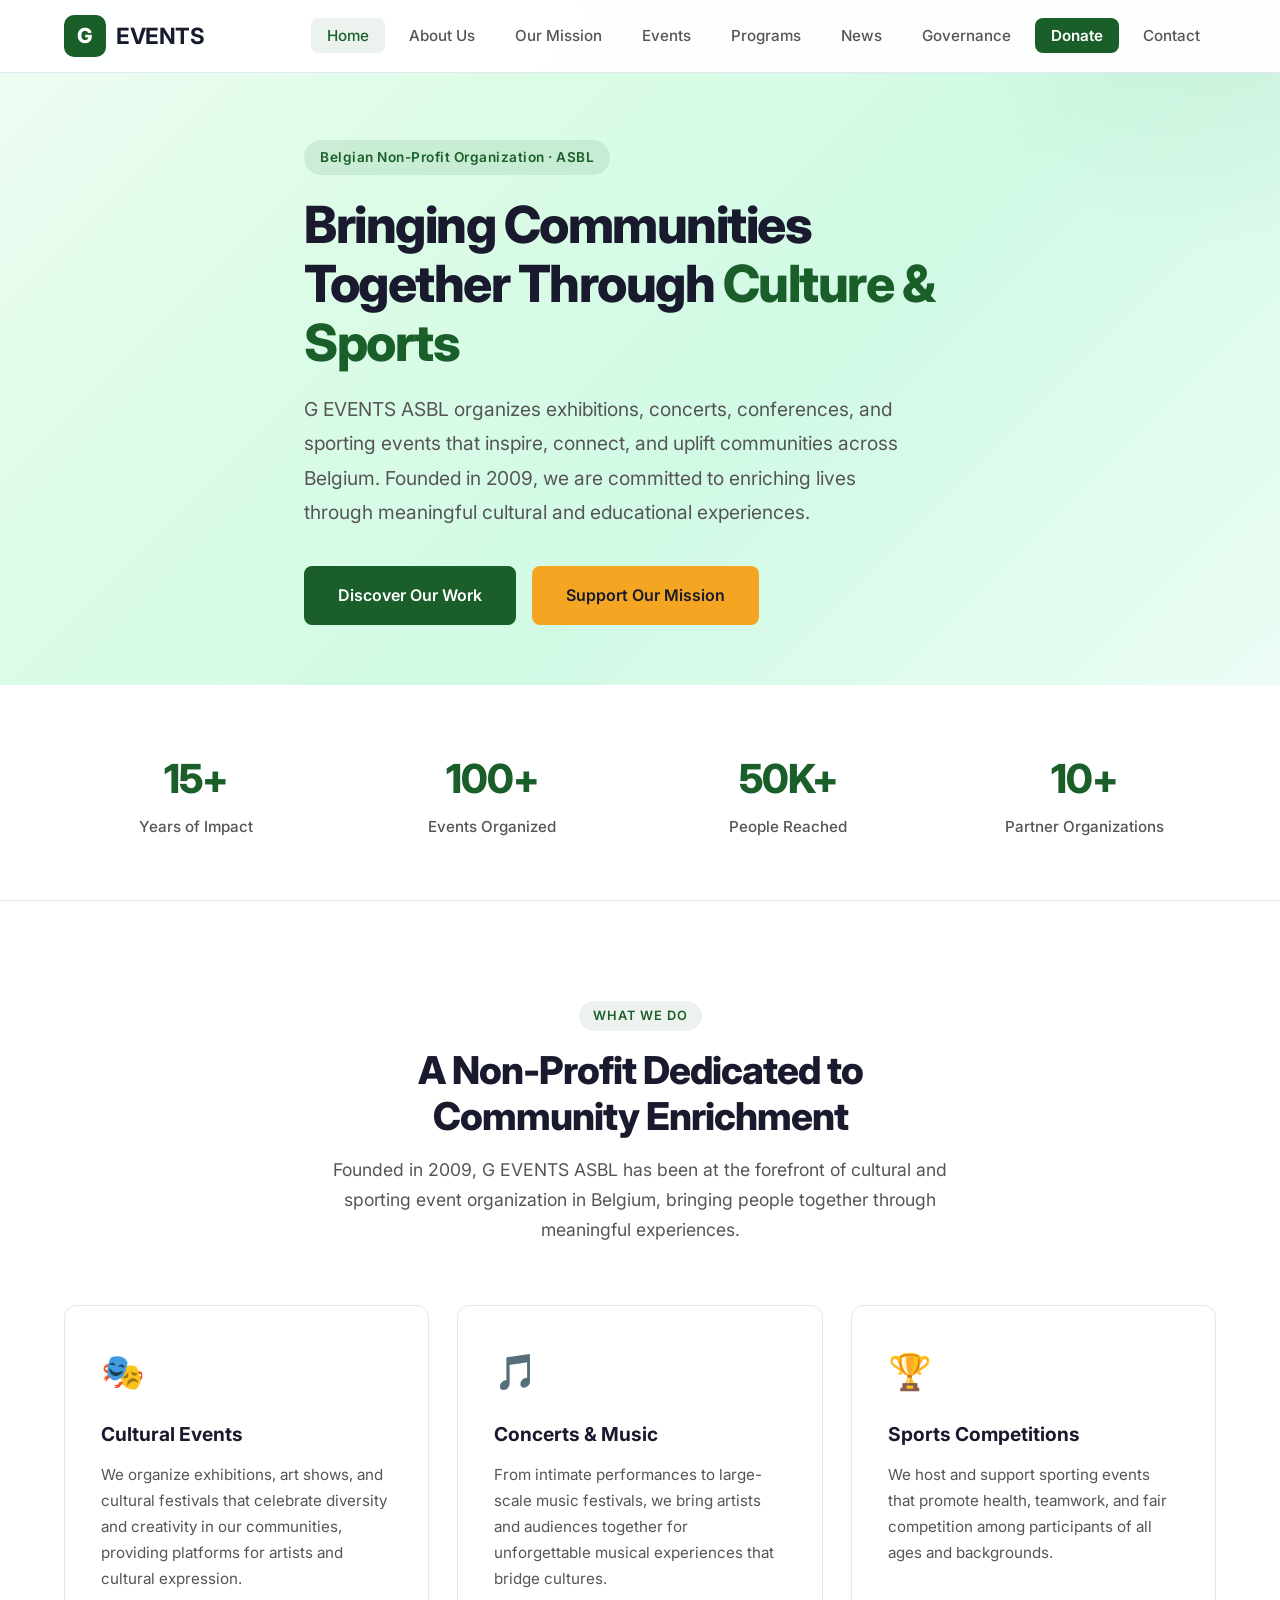
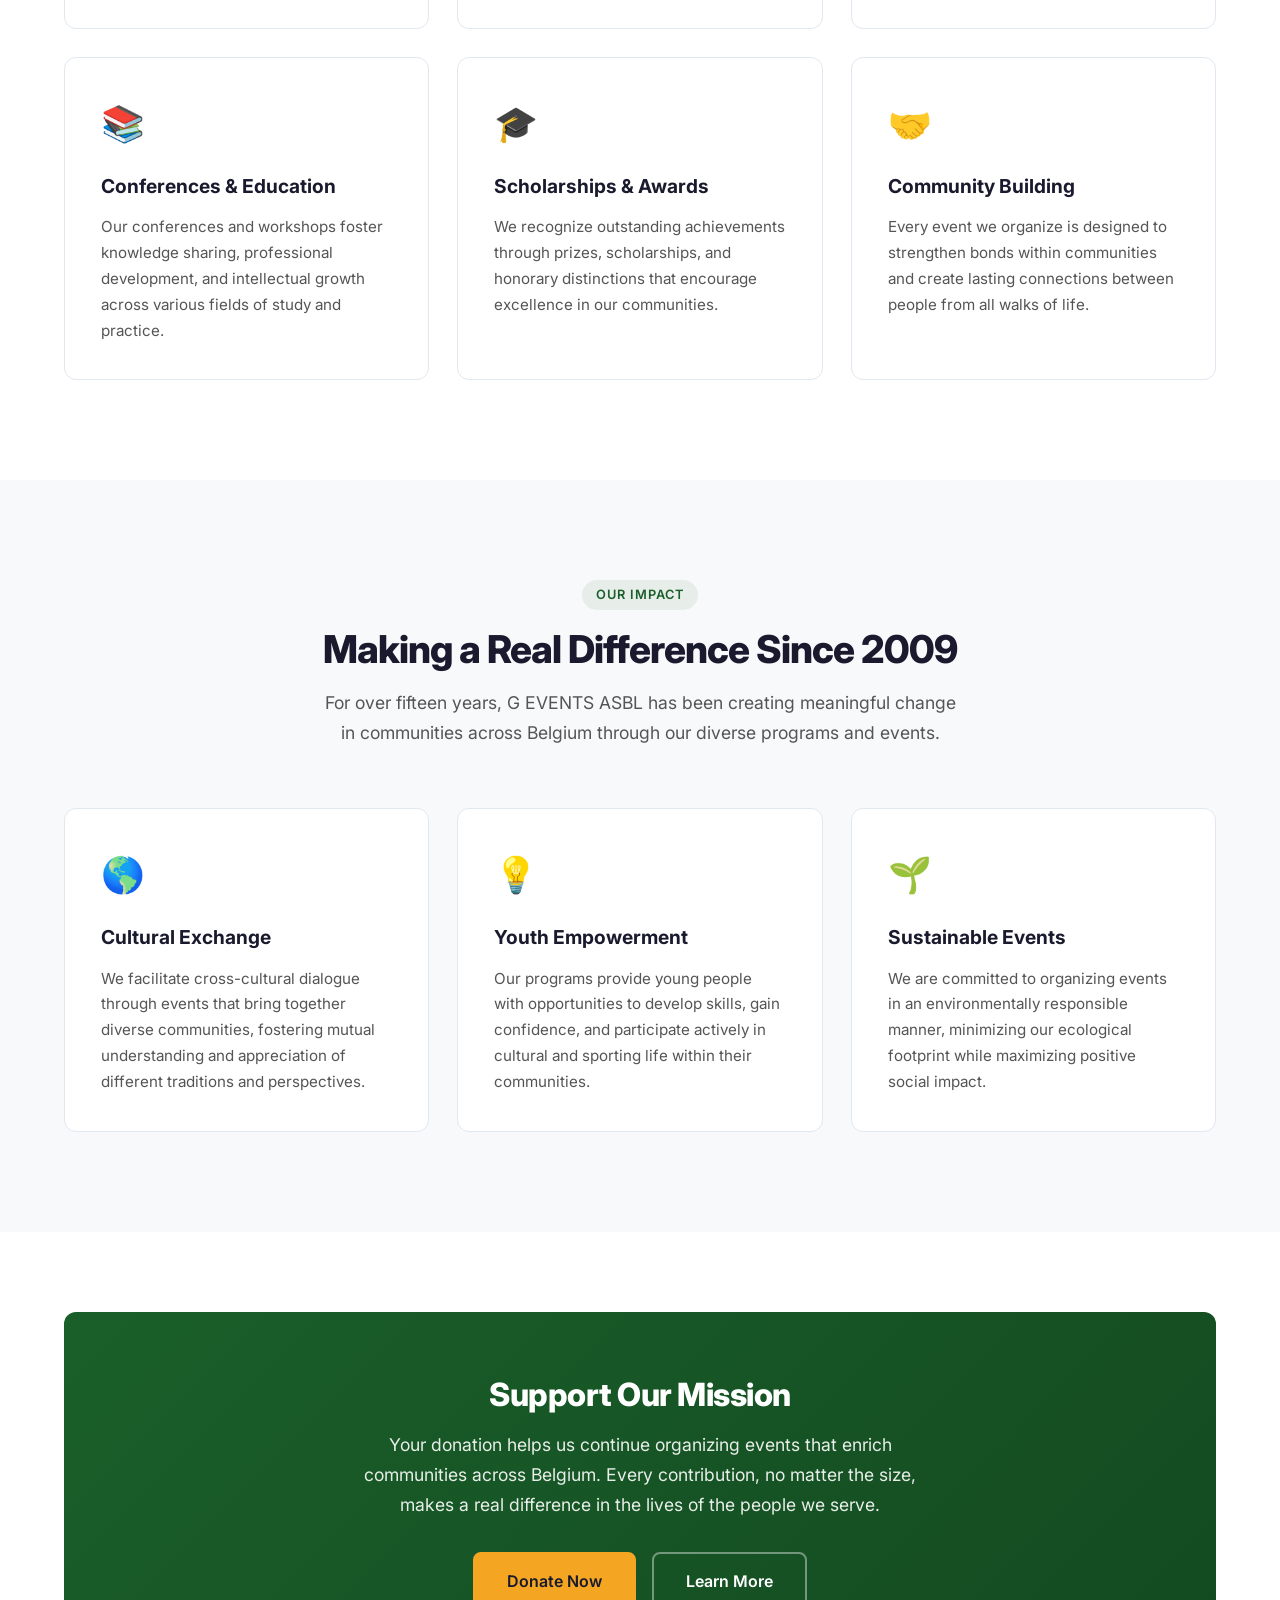
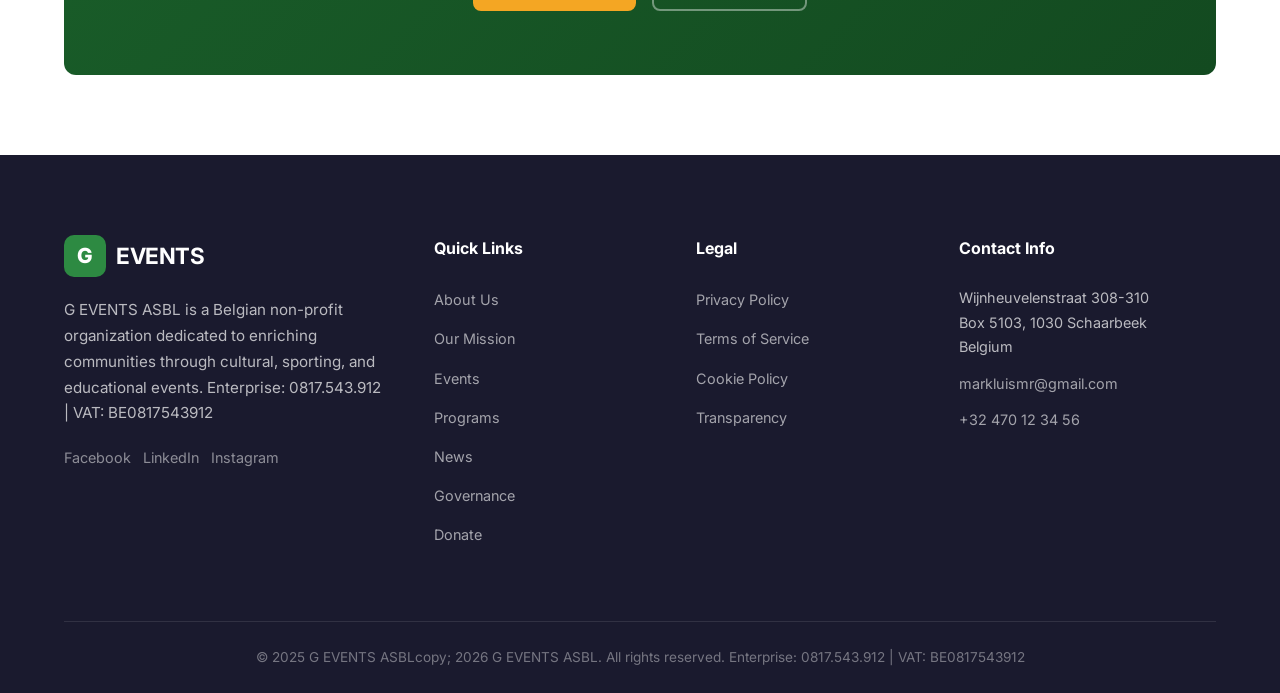
<file: index.html>
<!DOCTYPE html>
<html lang="en">
<head>
    <!-- Google tag (gtag.js) -->
    <script async src="https://www.googletagmanager.com/gtag/js?id=AW-18327905346"></script>
    <script>
      window.dataLayer = window.dataLayer || [];
      function gtag(){dataLayer.push(arguments);}
      gtag('js', new Date());
      gtag('config', 'AW-18327905346');
    </script>
    <meta charset="UTF-8">
    <meta name="viewport" content="width=device-width, initial-scale=1.0">
    <title>G EVENTS ASBL - Bringing Communities Together Through Culture &amp; Sports</title>
    <meta name="description" content="G EVENTS ASBL is a Belgian non-profit organization dedicated to organizing exhibitions, concerts, conferences, and sporting, cultural, and scientific events that enrich communities across Belgium.">
    <link rel="preconnect" href="https://fonts.googleapis.com">
    <link rel="preconnect" href="https://fonts.gstatic.com" crossorigin>
    <link href="https://fonts.googleapis.com/css2?family=Inter:wght@300;400;500;600;700;800&display=swap" rel="stylesheet">
    <link rel="stylesheet" href="css/style.css">
    <link rel="icon" type="image/svg+xml" href="data:image/svg+xml,<svg xmlns='http://www.w3.org/2000/svg' viewBox='0 0 100 100'><text y='.9em' font-size='90'>🎯</text></svg>">
</head>
<body>
    <nav class="navbar">
        <div class="container nav-container">
            <a href="index.html" class="logo">
                <span class="logo-icon">G</span>
                <span class="logo-text">EVENTS</span>
            </a>
            <button class="nav-toggle" aria-label="Toggle navigation">
                <span></span><span></span><span></span>
            </button>
            <ul class="nav-links">
                <li><a href="index.html" class="active">Home</a></li>
                <li><a href="about.html">About Us</a></li>
                <li><a href="mission.html">Our Mission</a></li>
                <li><a href="events.html">Events</a></li>
                <li><a href="programs.html">Programs</a></li>
                <li><a href="news.html">News</a></li>
                <li><a href="governance.html">Governance</a></li>
                <li><a href="donate.html" class="nav-donate">Donate</a></li>
                <li><a href="contact.html">Contact</a></li>
            </ul>
        </div>
    </nav>

    <header class="hero">
        <div class="hero-bg"></div>
        <div class="container hero-content">
            <span class="hero-badge">Belgian Non-Profit Organization &middot; ASBL</span>
            <h1>Bringing Communities Together Through <span class="highlight">Culture &amp; Sports</span></h1>
            <p class="hero-subtitle">G EVENTS ASBL organizes exhibitions, concerts, conferences, and sporting events that inspire, connect, and uplift communities across Belgium. Founded in 2009, we are committed to enriching lives through meaningful cultural and educational experiences.</p>
            <div class="hero-buttons">
                <a href="about.html" class="btn btn-primary">Discover Our Work</a>
                <a href="donate.html" class="btn btn-accent">Support Our Mission</a>
            </div>
        </div>
    </header>

    <section class="stats">
        <div class="container">
            <div class="stats-grid">
                <div class="stat-item">
                    <span class="stat-number">15+</span>
                    <span class="stat-label">Years of Impact</span>
                </div>
                <div class="stat-item">
                    <span class="stat-number">100+</span>
                    <span class="stat-label">Events Organized</span>
                </div>
                <div class="stat-item">
                    <span class="stat-number">50K+</span>
                    <span class="stat-label">People Reached</span>
                </div>
                <div class="stat-item">
                    <span class="stat-number">10+</span>
                    <span class="stat-label">Partner Organizations</span>
                </div>
            </div>
        </div>
    </section>

    <section class="section">
        <div class="container">
            <div class="section-header">
                <span class="section-tag">What We Do</span>
                <h2>A Non-Profit Dedicated to Community Enrichment</h2>
                <p>Founded in 2009, G EVENTS ASBL has been at the forefront of cultural and sporting event organization in Belgium, bringing people together through meaningful experiences.</p>
            </div>
            <div class="features-grid">
                <div class="feature-card">
                    <div class="feature-icon">&#127917;</div>
                    <h3>Cultural Events</h3>
                    <p>We organize exhibitions, art shows, and cultural festivals that celebrate diversity and creativity in our communities, providing platforms for artists and cultural expression.</p>
                </div>
                <div class="feature-card">
                    <div class="feature-icon">&#127925;</div>
                    <h3>Concerts &amp; Music</h3>
                    <p>From intimate performances to large-scale music festivals, we bring artists and audiences together for unforgettable musical experiences that bridge cultures.</p>
                </div>
                <div class="feature-card">
                    <div class="feature-icon">&#127942;</div>
                    <h3>Sports Competitions</h3>
                    <p>We host and support sporting events that promote health, teamwork, and fair competition among participants of all ages and backgrounds.</p>
                </div>
                <div class="feature-card">
                    <div class="feature-icon">&#128218;</div>
                    <h3>Conferences &amp; Education</h3>
                    <p>Our conferences and workshops foster knowledge sharing, professional development, and intellectual growth across various fields of study and practice.</p>
                </div>
                <div class="feature-card">
                    <div class="feature-icon">&#127891;</div>
                    <h3>Scholarships &amp; Awards</h3>
                    <p>We recognize outstanding achievements through prizes, scholarships, and honorary distinctions that encourage excellence in our communities.</p>
                </div>
                <div class="feature-card">
                    <div class="feature-icon">&#129309;</div>
                    <h3>Community Building</h3>
                    <p>Every event we organize is designed to strengthen bonds within communities and create lasting connections between people from all walks of life.</p>
                </div>
            </div>
        </div>
    </section>

    <section class="section section-alt">
        <div class="container">
            <div class="section-header">
                <span class="section-tag">Our Impact</span>
                <h2>Making a Real Difference Since 2009</h2>
                <p>For over fifteen years, G EVENTS ASBL has been creating meaningful change in communities across Belgium through our diverse programs and events.</p>
            </div>
            <div class="features-grid">
                <div class="feature-card">
                    <div class="feature-icon">&#127758;</div>
                    <h3>Cultural Exchange</h3>
                    <p>We facilitate cross-cultural dialogue through events that bring together diverse communities, fostering mutual understanding and appreciation of different traditions and perspectives.</p>
                </div>
                <div class="feature-card">
                    <div class="feature-icon">&#128161;</div>
                    <h3>Youth Empowerment</h3>
                    <p>Our programs provide young people with opportunities to develop skills, gain confidence, and participate actively in cultural and sporting life within their communities.</p>
                </div>
                <div class="feature-card">
                    <div class="feature-icon">&#127793;</div>
                    <h3>Sustainable Events</h3>
                    <p>We are committed to organizing events in an environmentally responsible manner, minimizing our ecological footprint while maximizing positive social impact.</p>
                </div>
            </div>
        </div>
    </section>

    <section class="section cta-section">
        <div class="container">
            <div class="cta-box">
                <h2>Support Our Mission</h2>
                <p>Your donation helps us continue organizing events that enrich communities across Belgium. Every contribution, no matter the size, makes a real difference in the lives of the people we serve.</p>
                <div class="cta-buttons">
                    <a href="donate.html" class="btn btn-accent">Donate Now</a>
                    <a href="about.html" class="btn btn-outline-light">Learn More</a>
                </div>
            </div>
        </div>
    </section>

    <footer class="footer">
        <div class="container">
            <div class="footer-grid">
                <div class="footer-col">
                    <a href="index.html" class="logo footer-logo">
                        <span class="logo-icon">G</span>
                        <span class="logo-text">EVENTS</span>
                    </a>
                    <p class="footer-desc">G EVENTS ASBL is a Belgian non-profit organization dedicated to enriching communities through cultural, sporting, and educational events. Enterprise: 0817.543.912 | VAT: BE0817543912</p>
                    <div class="footer-social">
                        <a href="https://www.facebook.com/geventsasbl" aria-label="Facebook" class="social-link" target="_blank" rel="noopener">Facebook</a>
                        <a href="https://www.linkedin.com/company/g-events-asbl" aria-label="LinkedIn" class="social-link" target="_blank" rel="noopener">LinkedIn</a>
                        <a href="https://www.instagram.com/g-events-asbl" aria-label="Instagram" class="social-link" target="_blank" rel="noopener">Instagram</a>
                    </div>
                </div>
                <div class="footer-col">
                    <h4>Quick Links</h4>
                    <ul>
                        <li><a href="about.html">About Us</a></li>
                        <li><a href="mission.html">Our Mission</a></li>
                        <li><a href="events.html">Events</a></li>
                <li><a href="programs.html">Programs</a></li>
                <li><a href="news.html">News</a></li>
                        <li><a href="governance.html">Governance</a></li>
                        <li><a href="donate.html">Donate</a></li>
                    </ul>
                </div>
                <div class="footer-col">
                    <h4>Legal</h4>
                    <ul>
                        <li><a href="privacy.html">Privacy Policy</a></li>
                        <li><a href="terms.html">Terms of Service</a></li>
                        <li><a href="cookie-policy.html">Cookie Policy</a></li>
                        <li><a href="transparency.html">Transparency</a></li>
                    </ul>
                </div>
                <div class="footer-col">
                    <h4>Contact Info</h4>
                    <ul class="contact-info">
                        <li>Wijnheuvelenstraat 308-310<br>Box 5103, 1030 Schaarbeek<br>Belgium</li>
                        <li><a href="mailto:markluismr@gmail.com">markluismr@gmail.com</a></li>
                        <li><a href="tel:+32470123456">+32 470 12 34 56</a></li>
                    </ul>
                </div>
            </div>
            <div class="footer-bottom">
                <p>&copy; 2025 G EVENTS ASBLcopy; 2026 G EVENTS ASBL. All rights reserved. Enterprise: 0817.543.912 | VAT: BE0817543912</p>
            </div>
        </div>
    </footer>

    <script src="js/main.js"></script>
</body>
</html>
</file>
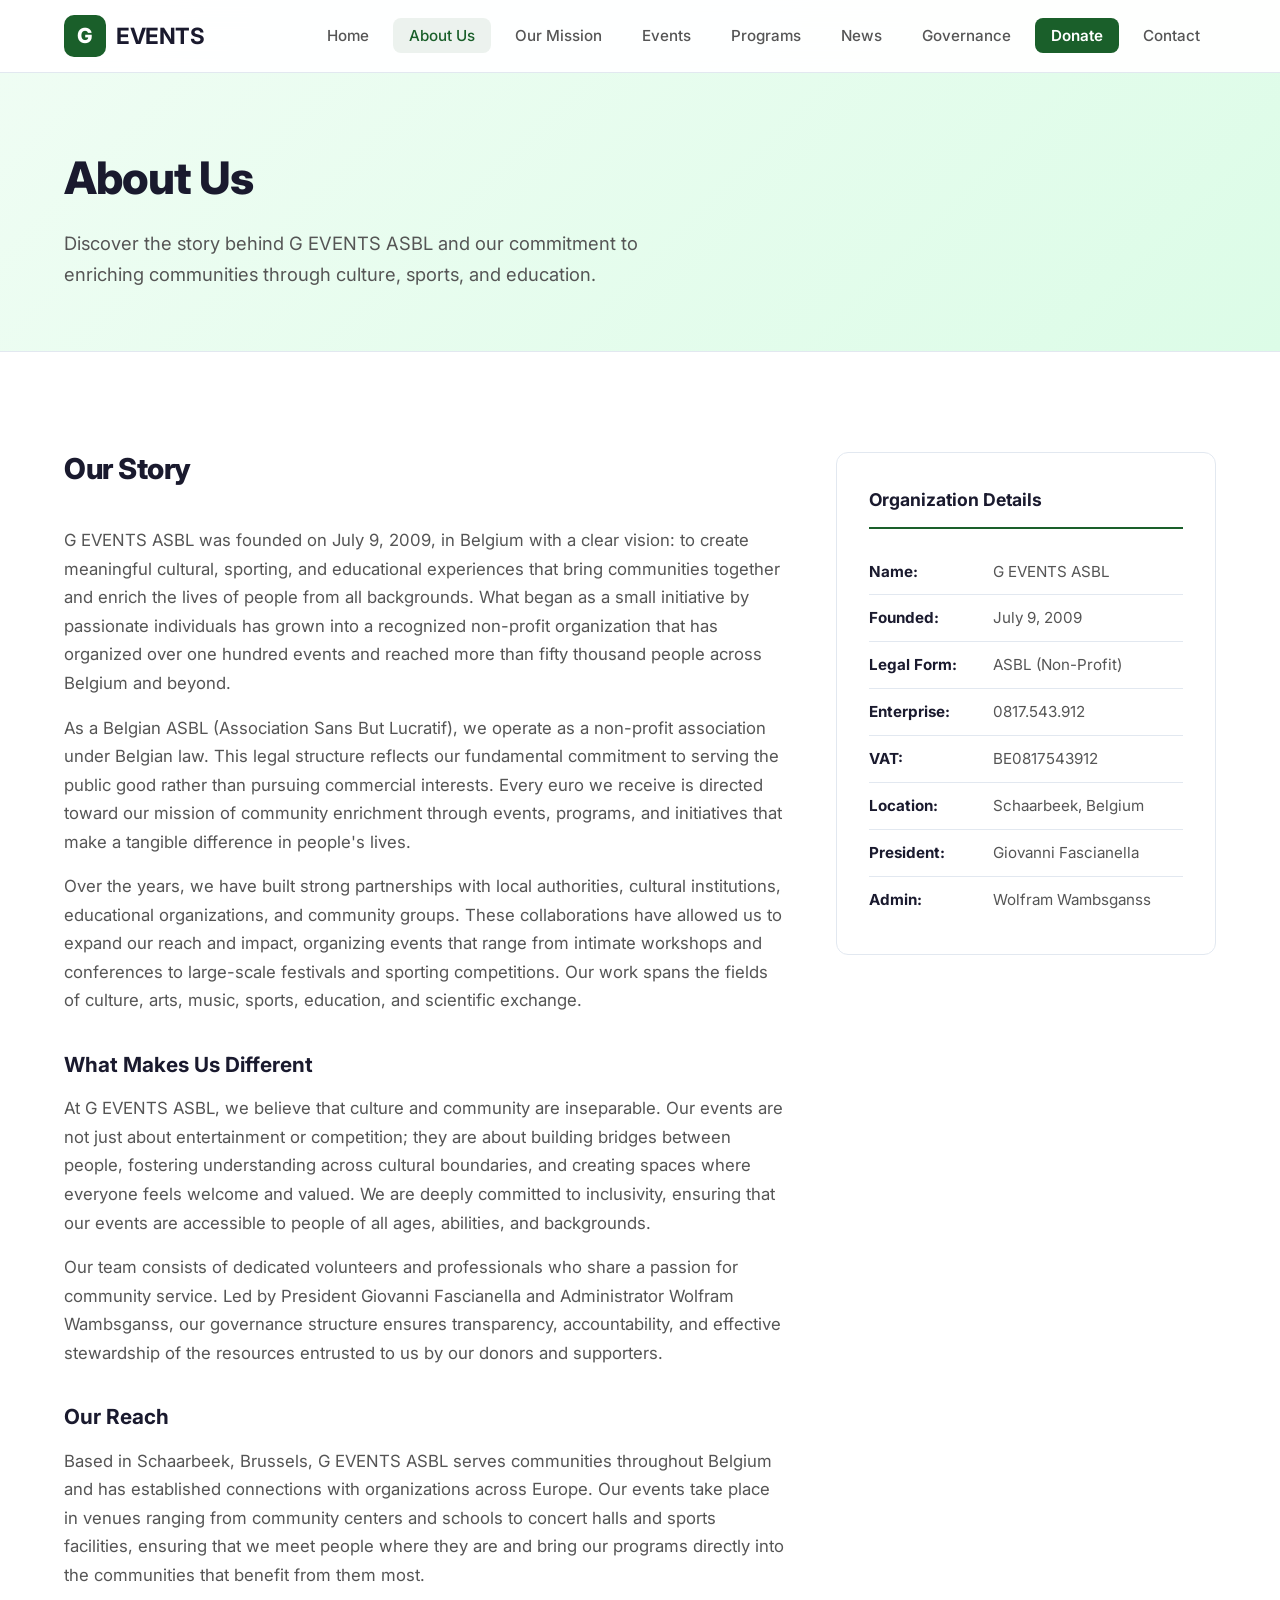
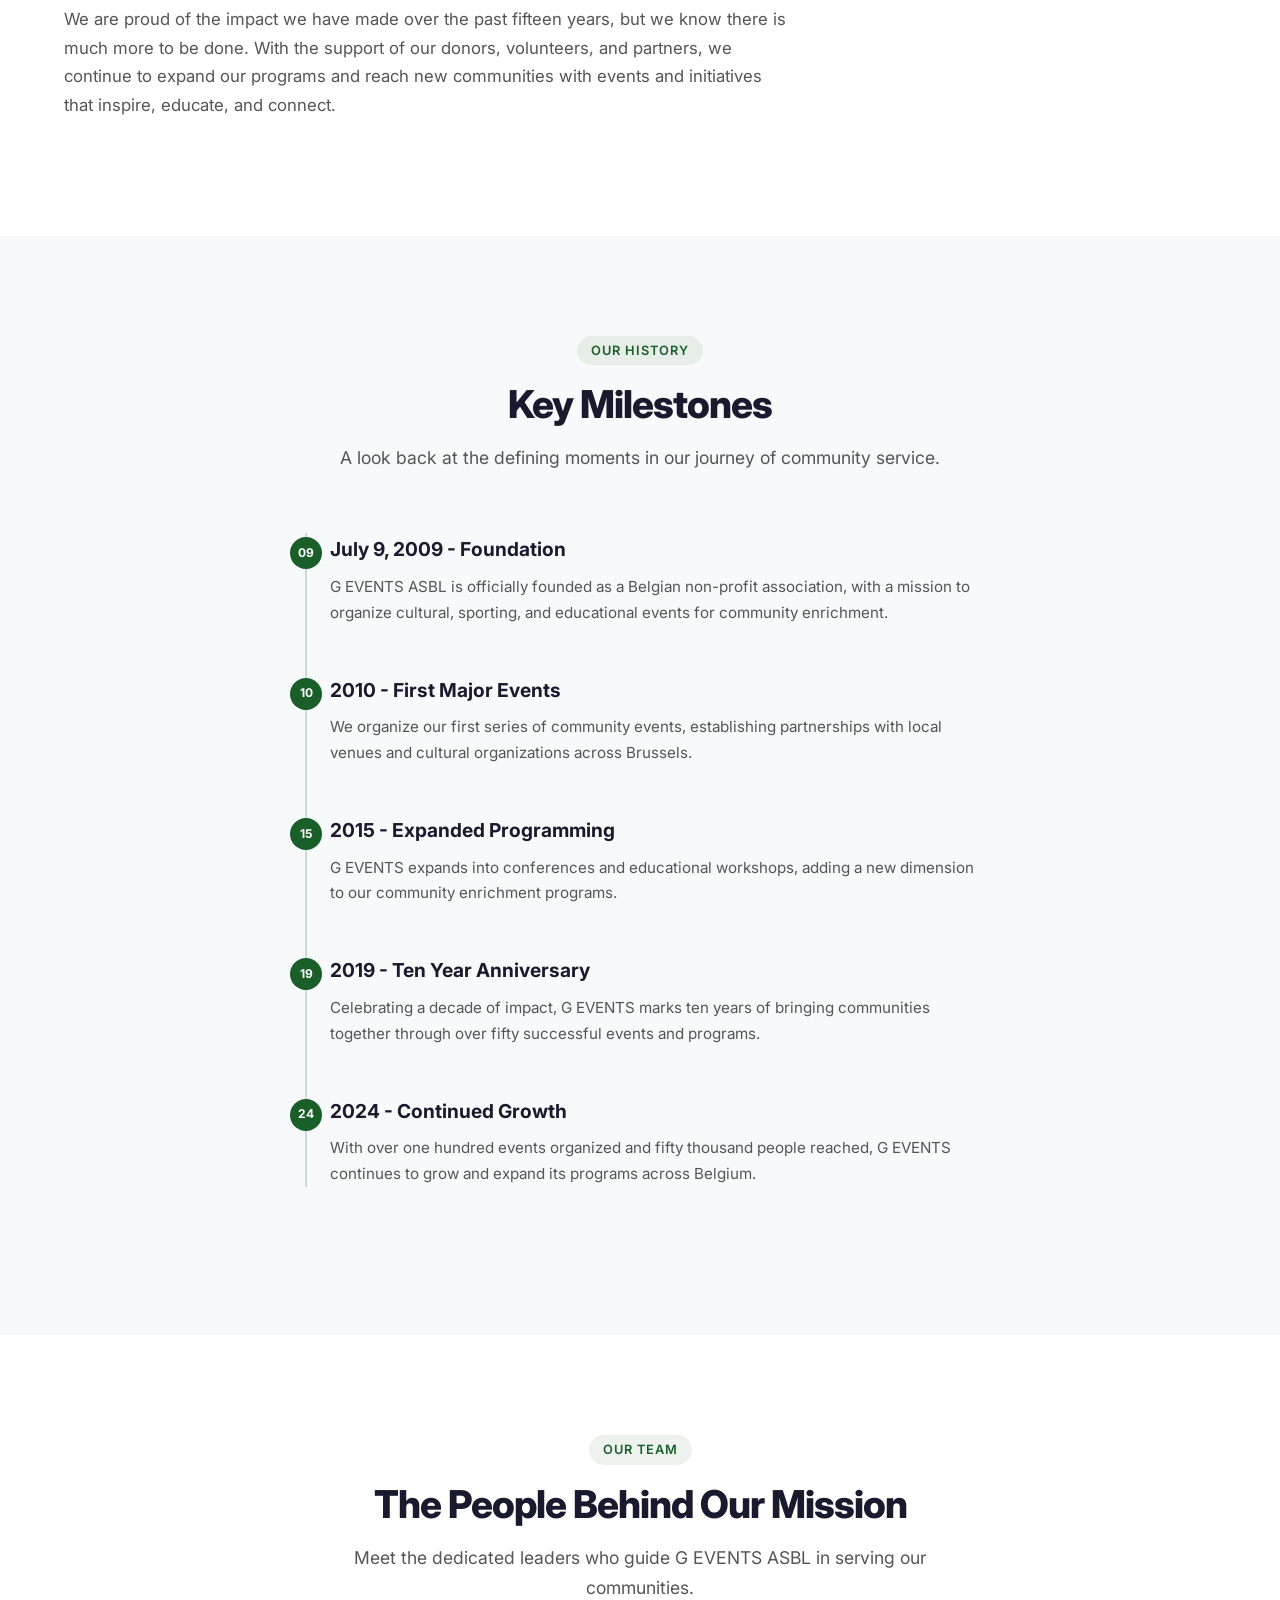
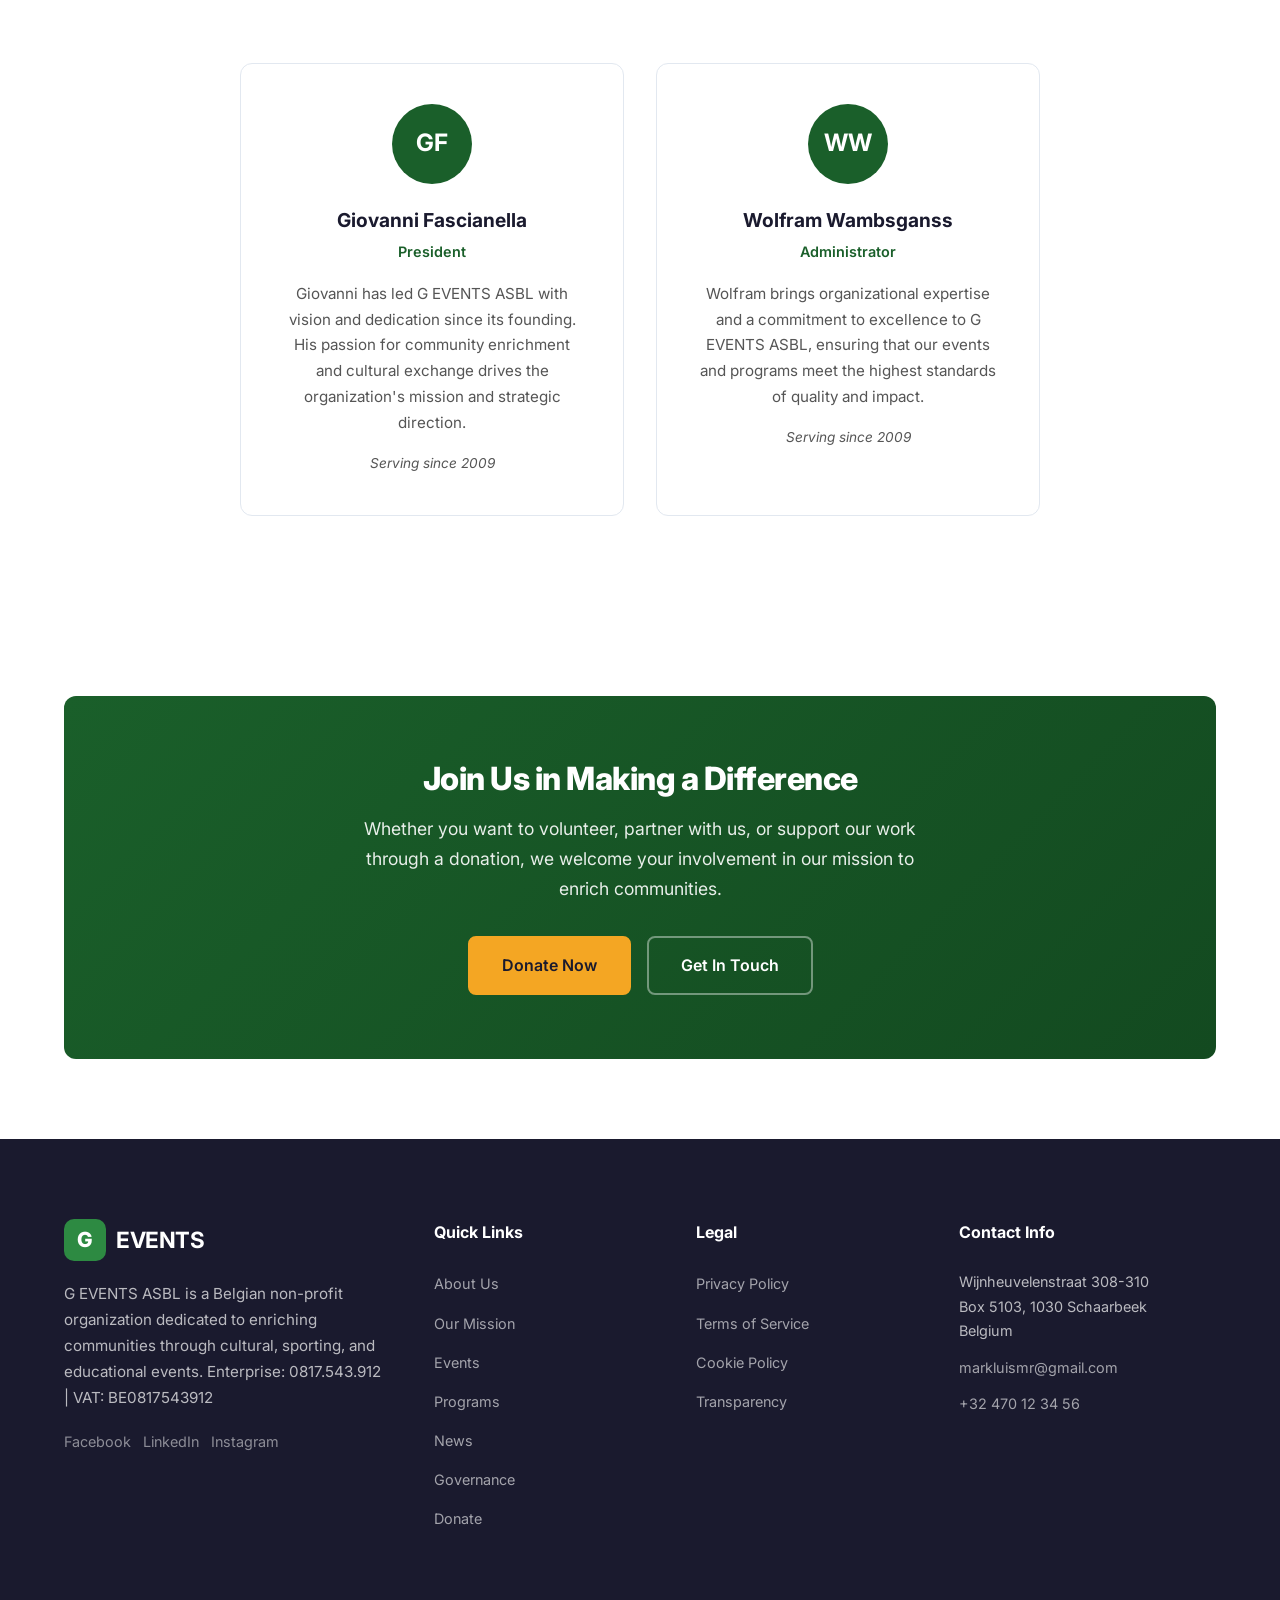
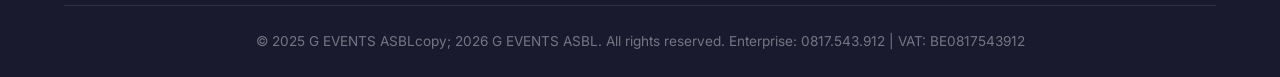
<file: about.html>
<!DOCTYPE html>
<html lang="en">
<head>
    <!-- Google tag (gtag.js) -->
    <script async src="https://www.googletagmanager.com/gtag/js?id=AW-18327905346"></script>
    <script>
      window.dataLayer = window.dataLayer || [];
      function gtag(){dataLayer.push(arguments);}
      gtag('js', new Date());
      gtag('config', 'AW-18327905346');
    </script>
    <meta charset="UTF-8">
    <meta name="viewport" content="width=device-width, initial-scale=1.0">
    <title>About Us - G EVENTS ASBL</title>
    <meta name="description" content="Learn about G EVENTS ASBL, a Belgian non-profit founded in 2009 dedicated to organizing cultural, sporting, and educational events that enrich communities.">
    <link rel="preconnect" href="https://fonts.googleapis.com">
    <link rel="preconnect" href="https://fonts.gstatic.com" crossorigin>
    <link href="https://fonts.googleapis.com/css2?family=Inter:wght@300;400;500;600;700;800&display=swap" rel="stylesheet">
    <link rel="stylesheet" href="css/style.css">
    <link rel="icon" type="image/svg+xml" href="data:image/svg+xml,<svg xmlns='http://www.w3.org/2000/svg' viewBox='0 0 100 100'><text y='.9em' font-size='90'>🎯</text></svg>">
</head>
<body>
    <nav class="navbar">
        <div class="container nav-container">
            <a href="index.html" class="logo">
                <span class="logo-icon">G</span>
                <span class="logo-text">EVENTS</span>
            </a>
            <button class="nav-toggle" aria-label="Toggle navigation">
                <span></span><span></span><span></span>
            </button>
            <ul class="nav-links">
                <li><a href="index.html">Home</a></li>
                <li><a href="about.html" class="active">About Us</a></li>
                <li><a href="mission.html">Our Mission</a></li>
                <li><a href="events.html">Events</a></li>
                <li><a href="programs.html">Programs</a></li>
                <li><a href="news.html">News</a></li>
                <li><a href="governance.html">Governance</a></li>
                <li><a href="donate.html" class="nav-donate">Donate</a></li>
                <li><a href="contact.html">Contact</a></li>
            </ul>
        </div>
    </nav>

    <header class="page-header">
        <div class="container">
            <h1>About Us</h1>
            <p>Discover the story behind G EVENTS ASBL and our commitment to enriching communities through culture, sports, and education.</p>
        </div>
    </header>

    <section class="section">
        <div class="container">
            <div class="content-grid">
                <div class="content-text">
                    <h2>Our Story</h2>
                    <p>G EVENTS ASBL was founded on July 9, 2009, in Belgium with a clear vision: to create meaningful cultural, sporting, and educational experiences that bring communities together and enrich the lives of people from all backgrounds. What began as a small initiative by passionate individuals has grown into a recognized non-profit organization that has organized over one hundred events and reached more than fifty thousand people across Belgium and beyond.</p>
                    <p>As a Belgian ASBL (Association Sans But Lucratif), we operate as a non-profit association under Belgian law. This legal structure reflects our fundamental commitment to serving the public good rather than pursuing commercial interests. Every euro we receive is directed toward our mission of community enrichment through events, programs, and initiatives that make a tangible difference in people's lives.</p>
                    <p>Over the years, we have built strong partnerships with local authorities, cultural institutions, educational organizations, and community groups. These collaborations have allowed us to expand our reach and impact, organizing events that range from intimate workshops and conferences to large-scale festivals and sporting competitions. Our work spans the fields of culture, arts, music, sports, education, and scientific exchange.</p>

                    <h3>What Makes Us Different</h3>
                    <p>At G EVENTS ASBL, we believe that culture and community are inseparable. Our events are not just about entertainment or competition; they are about building bridges between people, fostering understanding across cultural boundaries, and creating spaces where everyone feels welcome and valued. We are deeply committed to inclusivity, ensuring that our events are accessible to people of all ages, abilities, and backgrounds.</p>
                    <p>Our team consists of dedicated volunteers and professionals who share a passion for community service. Led by President Giovanni Fascianella and Administrator Wolfram Wambsganss, our governance structure ensures transparency, accountability, and effective stewardship of the resources entrusted to us by our donors and supporters.</p>

                    <h3>Our Reach</h3>
                    <p>Based in Schaarbeek, Brussels, G EVENTS ASBL serves communities throughout Belgium and has established connections with organizations across Europe. Our events take place in venues ranging from community centers and schools to concert halls and sports facilities, ensuring that we meet people where they are and bring our programs directly into the communities that benefit from them most.</p>
                    <p>We are proud of the impact we have made over the past fifteen years, but we know there is much more to be done. With the support of our donors, volunteers, and partners, we continue to expand our programs and reach new communities with events and initiatives that inspire, educate, and connect.</p>
                </div>
                <div class="info-card">
                    <h4>Organization Details</h4>
                    <ul class="info-list">
                        <li><strong>Name:</strong> G EVENTS ASBL</li>
                        <li><strong>Founded:</strong> July 9, 2009</li>
                        <li><strong>Legal Form:</strong> ASBL (Non-Profit)</li>
                        <li><strong>Enterprise:</strong> 0817.543.912</li>
                        <li><strong>VAT:</strong> BE0817543912</li>
                        <li><strong>Location:</strong> Schaarbeek, Belgium</li>
                        <li><strong>President:</strong> Giovanni Fascianella</li>
                        <li><strong>Admin:</strong> Wolfram Wambsganss</li>
                    </ul>
                </div>
            </div>
        </div>
    </section>

    <section class="section section-alt">
        <div class="container">
            <div class="section-header">
                <span class="section-tag">Our History</span>
                <h2>Key Milestones</h2>
                <p>A look back at the defining moments in our journey of community service.</p>
            </div>
            <div class="timeline">
                <div class="timeline-item">
                    <div class="timeline-marker">09</div>
                    <div class="timeline-content">
                        <h3>July 9, 2009 - Foundation</h3>
                        <p>G EVENTS ASBL is officially founded as a Belgian non-profit association, with a mission to organize cultural, sporting, and educational events for community enrichment.</p>
                    </div>
                </div>
                <div class="timeline-item">
                    <div class="timeline-marker">10</div>
                    <div class="timeline-content">
                        <h3>2010 - First Major Events</h3>
                        <p>We organize our first series of community events, establishing partnerships with local venues and cultural organizations across Brussels.</p>
                    </div>
                </div>
                <div class="timeline-item">
                    <div class="timeline-marker">15</div>
                    <div class="timeline-content">
                        <h3>2015 - Expanded Programming</h3>
                        <p>G EVENTS expands into conferences and educational workshops, adding a new dimension to our community enrichment programs.</p>
                    </div>
                </div>
                <div class="timeline-item">
                    <div class="timeline-marker">19</div>
                    <div class="timeline-content">
                        <h3>2019 - Ten Year Anniversary</h3>
                        <p>Celebrating a decade of impact, G EVENTS marks ten years of bringing communities together through over fifty successful events and programs.</p>
                    </div>
                </div>
                <div class="timeline-item">
                    <div class="timeline-marker">24</div>
                    <div class="timeline-content">
                        <h3>2024 - Continued Growth</h3>
                        <p>With over one hundred events organized and fifty thousand people reached, G EVENTS continues to grow and expand its programs across Belgium.</p>
                    </div>
                </div>
            </div>
        </div>
    </section>

    <section class="section">
        <div class="container">
            <div class="section-header">
                <span class="section-tag">Our Team</span>
                <h2>The People Behind Our Mission</h2>
                <p>Meet the dedicated leaders who guide G EVENTS ASBL in serving our communities.</p>
            </div>
            <div class="team-grid">
                <div class="team-card">
                    <div class="team-avatar">GF</div>
                    <h3>Giovanni Fascianella</h3>
                    <p class="team-role">President</p>
                    <p class="team-bio">Giovanni has led G EVENTS ASBL with vision and dedication since its founding. His passion for community enrichment and cultural exchange drives the organization's mission and strategic direction.</p>
                    <p class="team-since">Serving since 2009</p>
                </div>
                <div class="team-card">
                    <div class="team-avatar">WW</div>
                    <h3>Wolfram Wambsganss</h3>
                    <p class="team-role">Administrator</p>
                    <p class="team-bio">Wolfram brings organizational expertise and a commitment to excellence to G EVENTS ASBL, ensuring that our events and programs meet the highest standards of quality and impact.</p>
                    <p class="team-since">Serving since 2009</p>
                </div>
            </div>
        </div>
    </section>

    <section class="section cta-section">
        <div class="container">
            <div class="cta-box">
                <h2>Join Us in Making a Difference</h2>
                <p>Whether you want to volunteer, partner with us, or support our work through a donation, we welcome your involvement in our mission to enrich communities.</p>
                <div class="cta-buttons">
                    <a href="donate.html" class="btn btn-accent">Donate Now</a>
                    <a href="contact.html" class="btn btn-outline-light">Get In Touch</a>
                </div>
            </div>
        </div>
    </section>

    <footer class="footer">
        <div class="container">
            <div class="footer-grid">
                <div class="footer-col">
                    <a href="index.html" class="logo footer-logo">
                        <span class="logo-icon">G</span>
                        <span class="logo-text">EVENTS</span>
                    </a>
                    <p class="footer-desc">G EVENTS ASBL is a Belgian non-profit organization dedicated to enriching communities through cultural, sporting, and educational events. Enterprise: 0817.543.912 | VAT: BE0817543912</p>
                    <div class="footer-social">
                        <a href="https://www.facebook.com/geventsasbl" aria-label="Facebook" class="social-link" target="_blank" rel="noopener">Facebook</a>
                        <a href="https://www.linkedin.com/company/g-events-asbl" aria-label="LinkedIn" class="social-link" target="_blank" rel="noopener">LinkedIn</a>
                        <a href="https://www.instagram.com/g-events-asbl" aria-label="Instagram" class="social-link" target="_blank" rel="noopener">Instagram</a>
                    </div>
                </div>
                <div class="footer-col">
                    <h4>Quick Links</h4>
                    <ul>
                        <li><a href="about.html">About Us</a></li>
                        <li><a href="mission.html">Our Mission</a></li>
                        <li><a href="events.html">Events</a></li>
                <li><a href="programs.html">Programs</a></li>
                <li><a href="news.html">News</a></li>
                        <li><a href="governance.html">Governance</a></li>
                        <li><a href="donate.html">Donate</a></li>
                    </ul>
                </div>
                <div class="footer-col">
                    <h4>Legal</h4>
                    <ul>
                        <li><a href="privacy.html">Privacy Policy</a></li>
                        <li><a href="terms.html">Terms of Service</a></li>
                        <li><a href="cookie-policy.html">Cookie Policy</a></li>
                        <li><a href="transparency.html">Transparency</a></li>
                    </ul>
                </div>
                <div class="footer-col">
                    <h4>Contact Info</h4>
                    <ul class="contact-info">
                        <li>Wijnheuvelenstraat 308-310<br>Box 5103, 1030 Schaarbeek<br>Belgium</li>
                        <li><a href="mailto:markluismr@gmail.com">markluismr@gmail.com</a></li>
                        <li><a href="tel:+32470123456">+32 470 12 34 56</a></li>
                    </ul>
                </div>
            </div>
            <div class="footer-bottom">
                <p>&copy; 2025 G EVENTS ASBLcopy; 2026 G EVENTS ASBL. All rights reserved. Enterprise: 0817.543.912 | VAT: BE0817543912</p>
            </div>
        </div>
    </footer>

    <script src="js/main.js"></script>
</body>
</html>
</file>
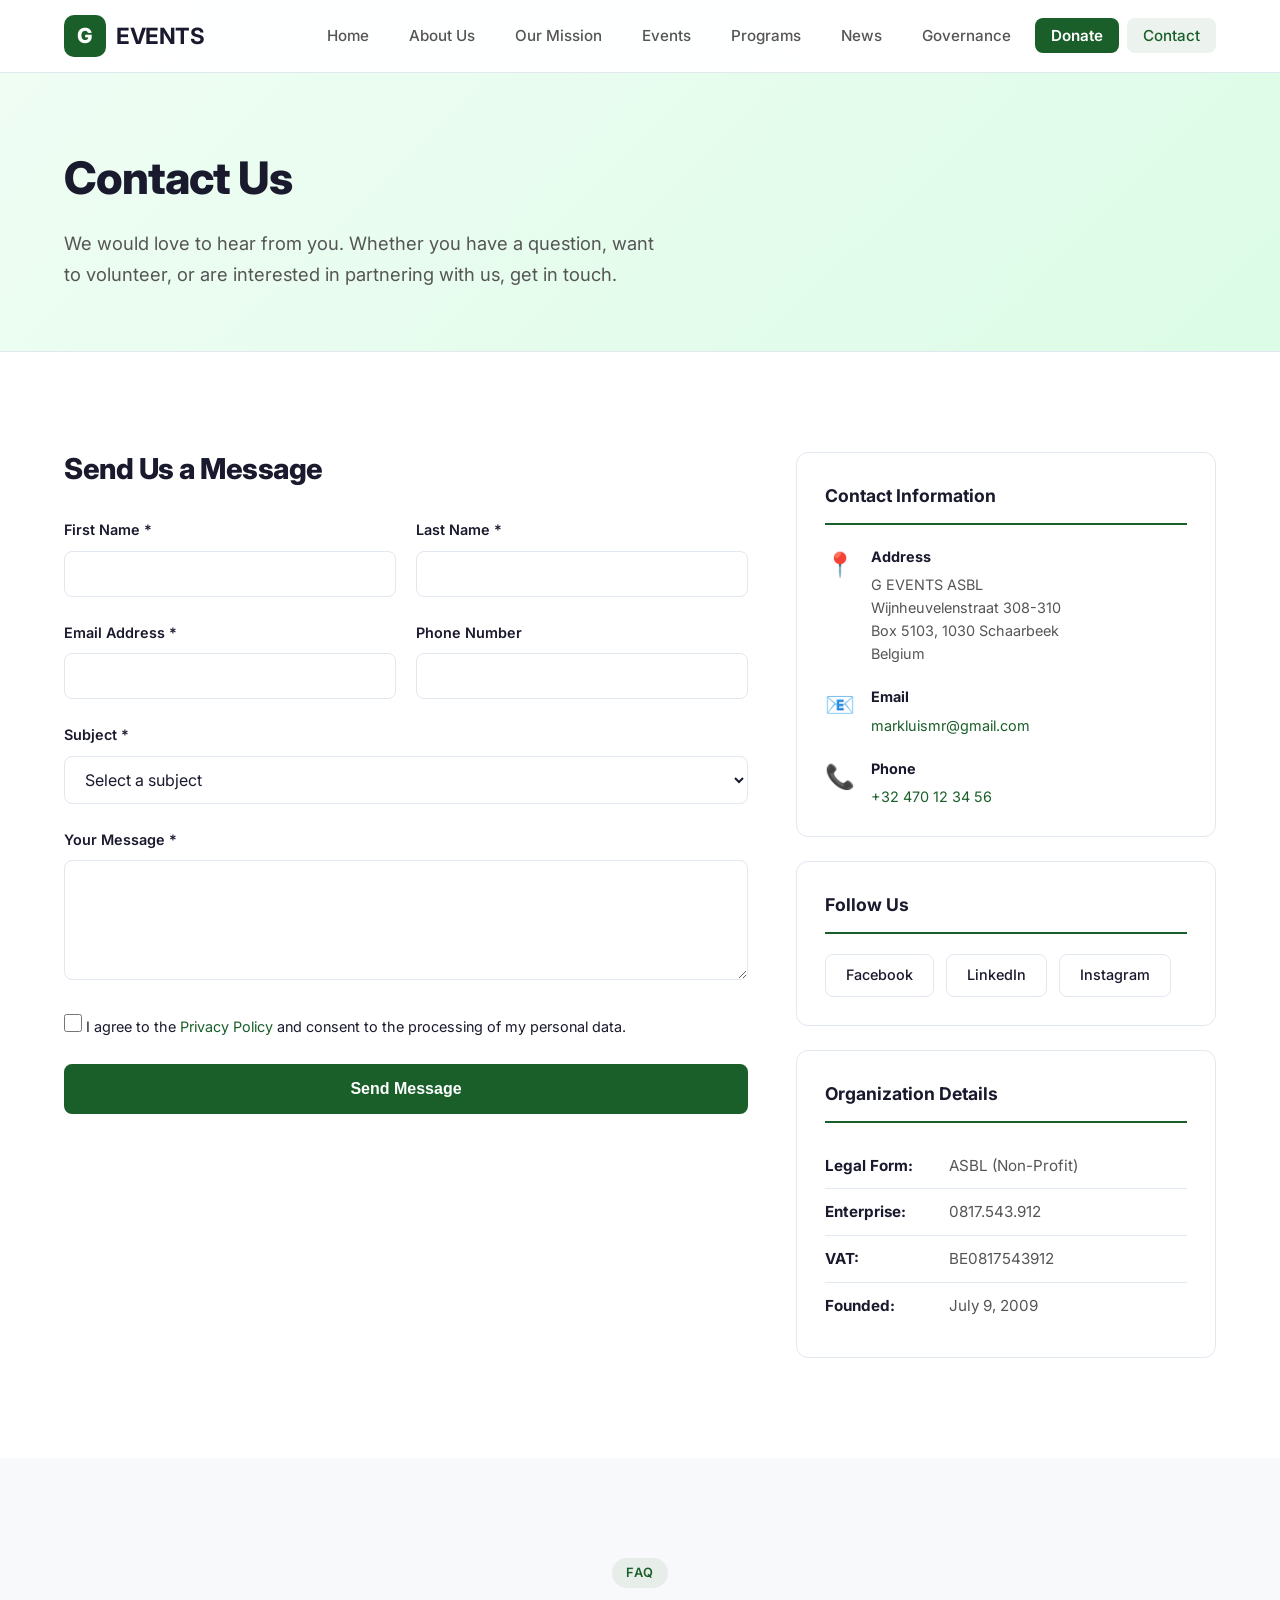
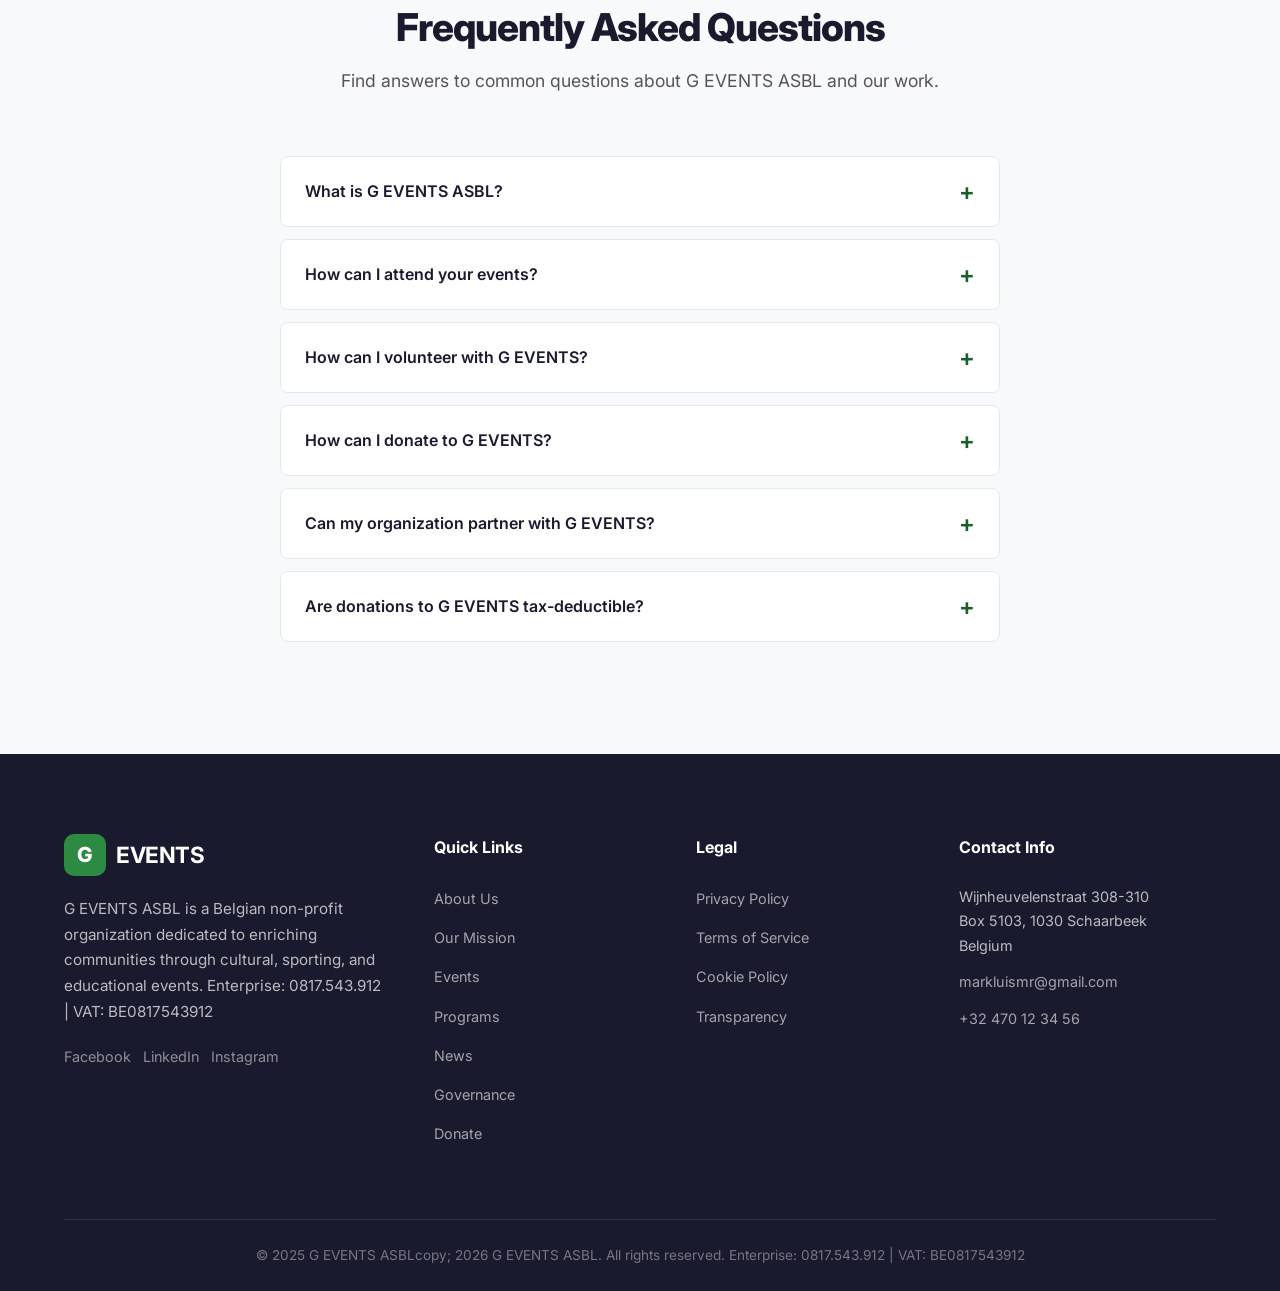
<file: contact.html>
<!DOCTYPE html>
<html lang="en">
<head>
    <!-- Google tag (gtag.js) -->
    <script async src="https://www.googletagmanager.com/gtag/js?id=AW-18327905346"></script>
    <script>
      window.dataLayer = window.dataLayer || [];
      function gtag(){dataLayer.push(arguments);}
      gtag('js', new Date());
      gtag('config', 'AW-18327905346');
    </script>
    <meta charset="UTF-8">
    <meta name="viewport" content="width=device-width, initial-scale=1.0">
    <title>Contact Us - G EVENTS ASBL</title>
    <meta name="description" content="Get in touch with G EVENTS ASBL. Contact us for information about our events, partnerships, volunteering opportunities, or any other questions.">
    <link rel="preconnect" href="https://fonts.googleapis.com">
    <link rel="preconnect" href="https://fonts.gstatic.com" crossorigin>
    <link href="https://fonts.googleapis.com/css2?family=Inter:wght@300;400;500;600;700;800&display=swap" rel="stylesheet">
    <link rel="stylesheet" href="css/style.css">
    <link rel="icon" type="image/svg+xml" href="data:image/svg+xml,<svg xmlns='http://www.w3.org/2000/svg' viewBox='0 0 100 100'><text y='.9em' font-size='90'>🎯</text></svg>">
</head>
<body>
    <nav class="navbar">
        <div class="container nav-container">
            <a href="index.html" class="logo">
                <span class="logo-icon">G</span>
                <span class="logo-text">EVENTS</span>
            </a>
            <button class="nav-toggle" aria-label="Toggle navigation">
                <span></span><span></span><span></span>
            </button>
            <ul class="nav-links">
                <li><a href="index.html">Home</a></li>
                <li><a href="about.html">About Us</a></li>
                <li><a href="mission.html">Our Mission</a></li>
                <li><a href="events.html">Events</a></li>
                <li><a href="programs.html">Programs</a></li>
                <li><a href="news.html">News</a></li>
                <li><a href="governance.html">Governance</a></li>
                <li><a href="donate.html" class="nav-donate">Donate</a></li>
                <li><a href="contact.html" class="active">Contact</a></li>
            </ul>
        </div>
    </nav>

    <header class="page-header">
        <div class="container">
            <h1>Contact Us</h1>
            <p>We would love to hear from you. Whether you have a question, want to volunteer, or are interested in partnering with us, get in touch.</p>
        </div>
    </header>

    <section class="section">
        <div class="container">
            <div class="contact-grid">
                <div class="contact-form-wrapper">
                    <h2>Send Us a Message</h2>
                    <form id="contactForm">
                        <div class="form-row">
                            <div class="form-group">
                                <label for="firstName">First Name *</label>
                                <input type="text" id="firstName" name="firstName" required>
                            </div>
                            <div class="form-group">
                                <label for="lastName">Last Name *</label>
                                <input type="text" id="lastName" name="lastName" required>
                            </div>
                        </div>
                        <div class="form-row">
                            <div class="form-group">
                                <label for="email">Email Address *</label>
                                <input type="email" id="email" name="email" required>
                            </div>
                            <div class="form-group">
                                <label for="phone">Phone Number</label>
                                <input type="tel" id="phone" name="phone">
                            </div>
                        </div>
                        <div class="form-group">
                            <label for="subject">Subject *</label>
                            <select id="subject" name="subject" required>
                                <option value="">Select a subject</option>
                                <option value="General Inquiry">General Inquiry</option>
                                <option value="Event Information">Event Information</option>
                                <option value="Volunteering">Volunteering</option>
                                <option value="Partnership">Partnership</option>
                                <option value="Donation">Donation</option>
                                <option value="Press & Media">Press &amp; Media</option>
                                <option value="Other">Other</option>
                            </select>
                        </div>
                        <div class="form-group">
                            <label for="message">Your Message *</label>
                            <textarea id="message" name="message" required></textarea>
                        </div>
                        <div class="form-group">
                            <label class="checkbox-label">
                                <input type="checkbox" name="privacy" required>
                                I agree to the <a href="privacy.html">Privacy Policy</a> and consent to the processing of my personal data.
                            </label>
                        </div>
                        <button type="submit" class="btn btn-primary btn-full">Send Message</button>
                    </form>
                </div>
                <div class="contact-info-wrapper">
                    <div class="contact-card">
                        <h3>Contact Information</h3>
                        <div class="contact-details">
                            <div class="contact-item">
                                <span class="contact-icon">&#128205;</span>
                                <div>
                                    <strong>Address</strong>
                                    <p>G EVENTS ASBL<br>Wijnheuvelenstraat 308-310<br>Box 5103, 1030 Schaarbeek<br>Belgium</p>
                                </div>
                            </div>
                            <div class="contact-item">
                                <span class="contact-icon">&#128231;</span>
                                <div>
                                    <strong>Email</strong>
                                    <p><a href="mailto:markluismr@gmail.com">markluismr@gmail.com</a></p>
                                </div>
                            </div>
                            <div class="contact-item">
                                <span class="contact-icon">&#128222;</span>
                                <div>
                                    <strong>Phone</strong>
                                    <p><a href="tel:+32470123456">+32 470 12 34 56</a></p>
                                </div>
                            </div>
                        </div>
                    </div>
                    <div class="contact-card">
                        <h3>Follow Us</h3>
                        <div class="social-links">
                            <a href="https://www.facebook.com/geventsasbl" class="social-btn" target="_blank" rel="noopener">Facebook</a>
                            <a href="https://www.linkedin.com/company/g-events-asbl" class="social-btn" target="_blank" rel="noopener">LinkedIn</a>
                            <a href="https://www.instagram.com/g-events-asbl" class="social-btn" target="_blank" rel="noopener">Instagram</a>
                        </div>
                    </div>
                    <div class="contact-card">
                        <h3>Organization Details</h3>
                        <ul class="info-list">
                            <li><strong>Legal Form:</strong> ASBL (Non-Profit)</li>
                            <li><strong>Enterprise:</strong> 0817.543.912</li>
                            <li><strong>VAT:</strong> BE0817543912</li>
                            <li><strong>Founded:</strong> July 9, 2009</li>
                        </ul>
                    </div>
                </div>
            </div>
        </div>
    </section>

    <section class="section section-alt">
        <div class="container">
            <div class="section-header">
                <span class="section-tag">FAQ</span>
                <h2>Frequently Asked Questions</h2>
                <p>Find answers to common questions about G EVENTS ASBL and our work.</p>
            </div>
            <div class="faq-list">
                <div class="faq-item">
                    <button class="faq-question">
                        What is G EVENTS ASBL?
                        <span class="faq-toggle">+</span>
                    </button>
                    <div class="faq-answer">
                        <p>G EVENTS ASBL is a Belgian non-profit association founded in 2009, dedicated to organizing cultural, sporting, and educational events that enrich communities across Belgium. We are registered as an ASBL under Belgian law with enterprise number 0817.543.912.</p>
                    </div>
                </div>
                <div class="faq-item">
                    <button class="faq-question">
                        How can I attend your events?
                        <span class="faq-toggle">+</span>
                    </button>
                    <div class="faq-answer">
                        <p>Many of our events are free and open to the public. Check our Events page for upcoming events and details on registration or admission. Some events may require advance registration due to capacity limits.</p>
                    </div>
                </div>
                <div class="faq-item">
                    <button class="faq-question">
                        How can I volunteer with G EVENTS?
                        <span class="faq-toggle">+</span>
                    </button>
                    <div class="faq-answer">
                        <p>We welcome volunteers! Contact us through the form on this page or send an email to markluismr@gmail.com expressing your interest. We will get back to you with information about upcoming volunteer opportunities.</p>
                    </div>
                </div>
                <div class="faq-item">
                    <button class="faq-question">
                        How can I donate to G EVENTS?
                        <span class="faq-toggle">+</span>
                    </button>
                    <div class="faq-answer">
                        <p>You can support our work by making a bank transfer to our Belgian IBAN account. Visit our <a href="donate.html">Donate page</a> for full details including our IBAN, BIC, and information on how your donation will be used.</p>
                    </div>
                </div>
                <div class="faq-item">
                    <button class="faq-question">
                        Can my organization partner with G EVENTS?
                        <span class="faq-toggle">+</span>
                    </button>
                    <div class="faq-answer">
                        <p>Absolutely! We are always looking for partners who share our commitment to community enrichment. Whether you are a cultural institution, educational organization, business, or community group, we would love to explore how we can work together. Contact us to start the conversation.</p>
                    </div>
                </div>
                <div class="faq-item">
                    <button class="faq-question">
                        Are donations to G EVENTS tax-deductible?
                        <span class="faq-toggle">+</span>
                    </button>
                    <div class="faq-answer">
                        <p>As a Belgian ASBL, donations may be eligible for tax benefits under Belgian tax law. We recommend consulting with your tax advisor for specific guidance on the tax implications of your donation. Contact us if you need a donation receipt.</p>
                    </div>
                </div>
            </div>
        </div>
    </section>

    <footer class="footer">
        <div class="container">
            <div class="footer-grid">
                <div class="footer-col">
                    <a href="index.html" class="logo footer-logo">
                        <span class="logo-icon">G</span>
                        <span class="logo-text">EVENTS</span>
                    </a>
                    <p class="footer-desc">G EVENTS ASBL is a Belgian non-profit organization dedicated to enriching communities through cultural, sporting, and educational events. Enterprise: 0817.543.912 | VAT: BE0817543912</p>
                    <div class="footer-social">
                        <a href="https://www.facebook.com/geventsasbl" aria-label="Facebook" class="social-link" target="_blank" rel="noopener">Facebook</a>
                        <a href="https://www.linkedin.com/company/g-events-asbl" aria-label="LinkedIn" class="social-link" target="_blank" rel="noopener">LinkedIn</a>
                        <a href="https://www.instagram.com/g-events-asbl" aria-label="Instagram" class="social-link" target="_blank" rel="noopener">Instagram</a>
                    </div>
                </div>
                <div class="footer-col">
                    <h4>Quick Links</h4>
                    <ul>
                        <li><a href="about.html">About Us</a></li>
                        <li><a href="mission.html">Our Mission</a></li>
                        <li><a href="events.html">Events</a></li>
                <li><a href="programs.html">Programs</a></li>
                <li><a href="news.html">News</a></li>
                        <li><a href="governance.html">Governance</a></li>
                        <li><a href="donate.html">Donate</a></li>
                    </ul>
                </div>
                <div class="footer-col">
                    <h4>Legal</h4>
                    <ul>
                        <li><a href="privacy.html">Privacy Policy</a></li>
                        <li><a href="terms.html">Terms of Service</a></li>
                        <li><a href="cookie-policy.html">Cookie Policy</a></li>
                        <li><a href="transparency.html">Transparency</a></li>
                    </ul>
                </div>
                <div class="footer-col">
                    <h4>Contact Info</h4>
                    <ul class="contact-info">
                        <li>Wijnheuvelenstraat 308-310<br>Box 5103, 1030 Schaarbeek<br>Belgium</li>
                        <li><a href="mailto:markluismr@gmail.com">markluismr@gmail.com</a></li>
                        <li><a href="tel:+32470123456">+32 470 12 34 56</a></li>
                    </ul>
                </div>
            </div>
            <div class="footer-bottom">
                <p>&copy; 2025 G EVENTS ASBLcopy; 2026 G EVENTS ASBL. All rights reserved. Enterprise: 0817.543.912 | VAT: BE0817543912</p>
            </div>
        </div>
    </footer>

    <script src="js/main.js"></script>
</body>
</html>
</file>
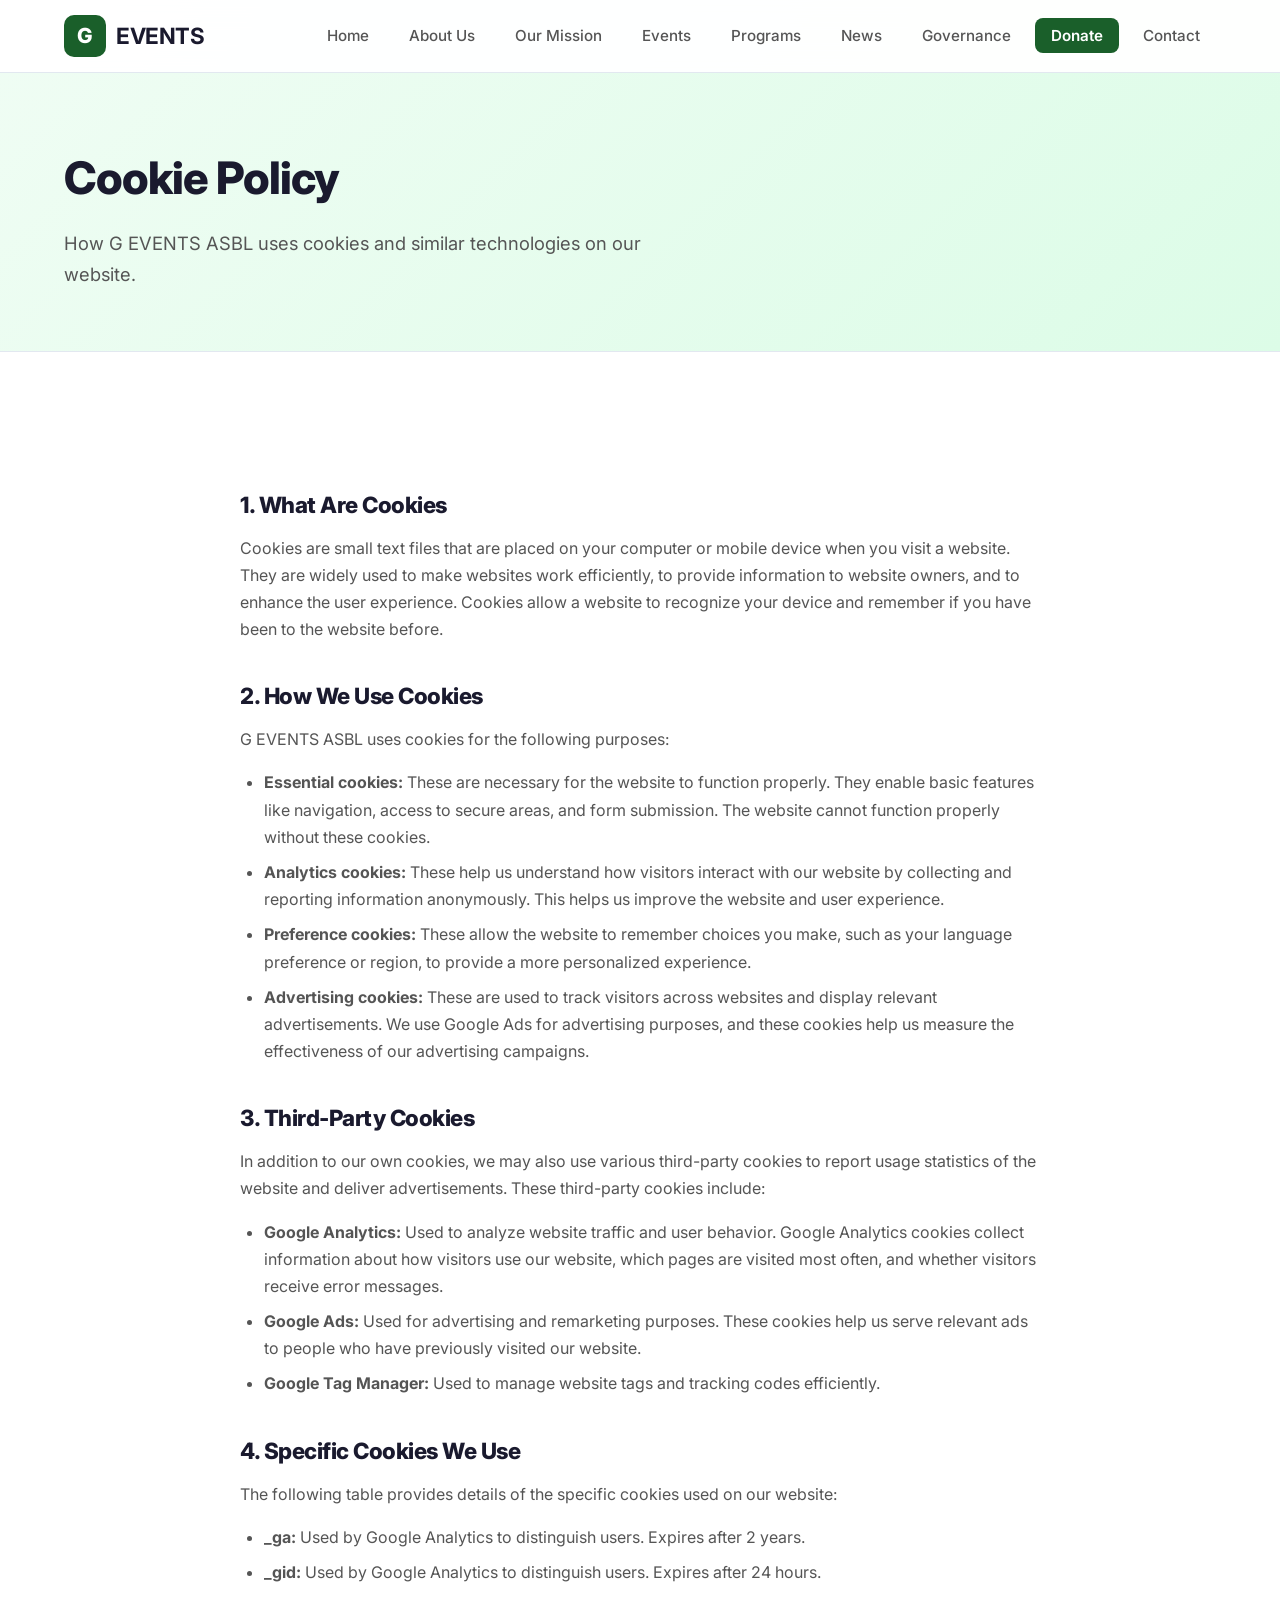
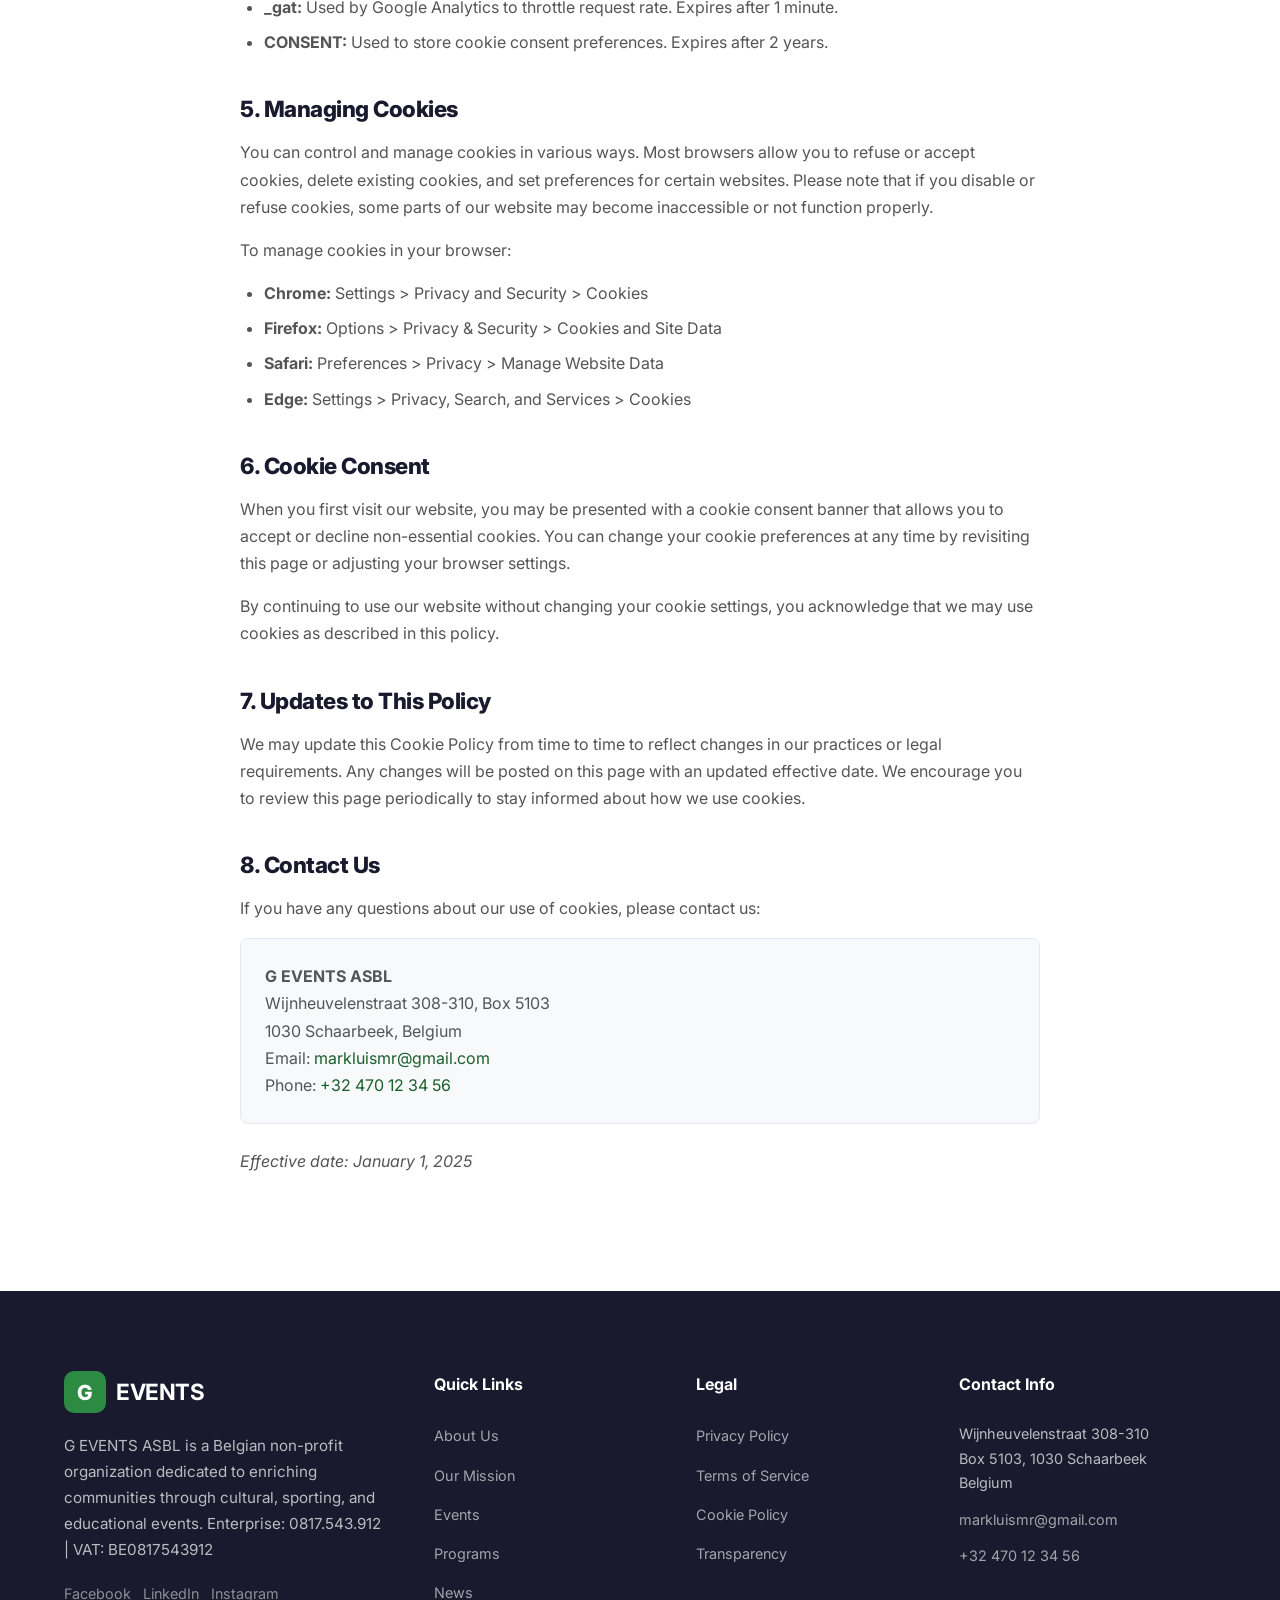
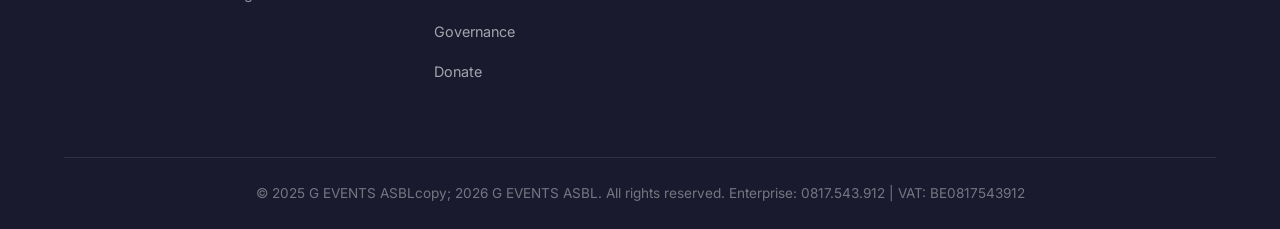
<file: cookie-policy.html>
<!DOCTYPE html>
<html lang="en">
<head>
    <!-- Google tag (gtag.js) -->
    <script async src="https://www.googletagmanager.com/gtag/js?id=AW-18327905346"></script>
    <script>
      window.dataLayer = window.dataLayer || [];
      function gtag(){dataLayer.push(arguments);}
      gtag('js', new Date());
      gtag('config', 'AW-18327905346');
    </script>
    <meta charset="UTF-8">
    <meta name="viewport" content="width=device-width, initial-scale=1.0">
    <title>Cookie Policy - G EVENTS ASBL</title>
    <meta name="description" content="Cookie Policy for the G EVENTS ASBL website. Learn about the cookies we use and how to manage your cookie preferences.">
    <link rel="preconnect" href="https://fonts.googleapis.com">
    <link rel="preconnect" href="https://fonts.gstatic.com" crossorigin>
    <link href="https://fonts.googleapis.com/css2?family=Inter:wght@300;400;500;600;700;800&display=swap" rel="stylesheet">
    <link rel="stylesheet" href="css/style.css">
    <link rel="icon" type="image/svg+xml" href="data:image/svg+xml,<svg xmlns='http://www.w3.org/2000/svg' viewBox='0 0 100 100'><text y='.9em' font-size='90'>🎯</text></svg>">
</head>
<body>
    <nav class="navbar">
        <div class="container nav-container">
            <a href="index.html" class="logo">
                <span class="logo-icon">G</span>
                <span class="logo-text">EVENTS</span>
            </a>
            <button class="nav-toggle" aria-label="Toggle navigation">
                <span></span><span></span><span></span>
            </button>
            <ul class="nav-links">
                <li><a href="index.html">Home</a></li>
                <li><a href="about.html">About Us</a></li>
                <li><a href="mission.html">Our Mission</a></li>
                <li><a href="events.html">Events</a></li>
                <li><a href="programs.html">Programs</a></li>
                <li><a href="news.html">News</a></li>
                <li><a href="governance.html">Governance</a></li>
                <li><a href="donate.html" class="nav-donate">Donate</a></li>
                <li><a href="contact.html">Contact</a></li>
            </ul>
        </div>
    </nav>

    <header class="page-header">
        <div class="container">
            <h1>Cookie Policy</h1>
            <p>How G EVENTS ASBL uses cookies and similar technologies on our website.</p>
        </div>
    </header>

    <section class="section">
        <div class="container">
            <div class="legal-content">
                <h2>1. What Are Cookies</h2>
                <p>Cookies are small text files that are placed on your computer or mobile device when you visit a website. They are widely used to make websites work efficiently, to provide information to website owners, and to enhance the user experience. Cookies allow a website to recognize your device and remember if you have been to the website before.</p>

                <h2>2. How We Use Cookies</h2>
                <p>G EVENTS ASBL uses cookies for the following purposes:</p>
                <ul>
                    <li><strong>Essential cookies:</strong> These are necessary for the website to function properly. They enable basic features like navigation, access to secure areas, and form submission. The website cannot function properly without these cookies.</li>
                    <li><strong>Analytics cookies:</strong> These help us understand how visitors interact with our website by collecting and reporting information anonymously. This helps us improve the website and user experience.</li>
                    <li><strong>Preference cookies:</strong> These allow the website to remember choices you make, such as your language preference or region, to provide a more personalized experience.</li>
                    <li><strong>Advertising cookies:</strong> These are used to track visitors across websites and display relevant advertisements. We use Google Ads for advertising purposes, and these cookies help us measure the effectiveness of our advertising campaigns.</li>
                </ul>

                <h2>3. Third-Party Cookies</h2>
                <p>In addition to our own cookies, we may also use various third-party cookies to report usage statistics of the website and deliver advertisements. These third-party cookies include:</p>
                <ul>
                    <li><strong>Google Analytics:</strong> Used to analyze website traffic and user behavior. Google Analytics cookies collect information about how visitors use our website, which pages are visited most often, and whether visitors receive error messages.</li>
                    <li><strong>Google Ads:</strong> Used for advertising and remarketing purposes. These cookies help us serve relevant ads to people who have previously visited our website.</li>
                    <li><strong>Google Tag Manager:</strong> Used to manage website tags and tracking codes efficiently.</li>
                </ul>

                <h2>4. Specific Cookies We Use</h2>
                <p>The following table provides details of the specific cookies used on our website:</p>
                <ul>
                    <li><strong>_ga:</strong> Used by Google Analytics to distinguish users. Expires after 2 years.</li>
                    <li><strong>_gid:</strong> Used by Google Analytics to distinguish users. Expires after 24 hours.</li>
                    <li><strong>_gat:</strong> Used by Google Analytics to throttle request rate. Expires after 1 minute.</li>
                    <li><strong>CONSENT:</strong> Used to store cookie consent preferences. Expires after 2 years.</li>
                </ul>

                <h2>5. Managing Cookies</h2>
                <p>You can control and manage cookies in various ways. Most browsers allow you to refuse or accept cookies, delete existing cookies, and set preferences for certain websites. Please note that if you disable or refuse cookies, some parts of our website may become inaccessible or not function properly.</p>
                <p>To manage cookies in your browser:</p>
                <ul>
                    <li><strong>Chrome:</strong> Settings > Privacy and Security > Cookies</li>
                    <li><strong>Firefox:</strong> Options > Privacy & Security > Cookies and Site Data</li>
                    <li><strong>Safari:</strong> Preferences > Privacy > Manage Website Data</li>
                    <li><strong>Edge:</strong> Settings > Privacy, Search, and Services > Cookies</li>
                </ul>

                <h2>6. Cookie Consent</h2>
                <p>When you first visit our website, you may be presented with a cookie consent banner that allows you to accept or decline non-essential cookies. You can change your cookie preferences at any time by revisiting this page or adjusting your browser settings.</p>
                <p>By continuing to use our website without changing your cookie settings, you acknowledge that we may use cookies as described in this policy.</p>

                <h2>7. Updates to This Policy</h2>
                <p>We may update this Cookie Policy from time to time to reflect changes in our practices or legal requirements. Any changes will be posted on this page with an updated effective date. We encourage you to review this page periodically to stay informed about how we use cookies.</p>

                <h2>8. Contact Us</h2>
                <p>If you have any questions about our use of cookies, please contact us:</p>
                <div class="legal-contact">
                    <p><strong>G EVENTS ASBL</strong><br>
                    Wijnheuvelenstraat 308-310, Box 5103<br>
                    1030 Schaarbeek, Belgium<br>
                    Email: <a href="mailto:markluismr@gmail.com">markluismr@gmail.com</a><br>
                    Phone: <a href="tel:+32470123456">+32 470 12 34 56</a></p>
                </div>
                <p style="margin-top: 24px;"><em>Effective date: January 1, 2025</em></p>
            </div>
        </div>
    </section>

    <footer class="footer">
        <div class="container">
            <div class="footer-grid">
                <div class="footer-col">
                    <a href="index.html" class="logo footer-logo">
                        <span class="logo-icon">G</span>
                        <span class="logo-text">EVENTS</span>
                    </a>
                    <p class="footer-desc">G EVENTS ASBL is a Belgian non-profit organization dedicated to enriching communities through cultural, sporting, and educational events. Enterprise: 0817.543.912 | VAT: BE0817543912</p>
                    <div class="footer-social">
                        <a href="https://www.facebook.com/geventsasbl" aria-label="Facebook" class="social-link" target="_blank" rel="noopener">Facebook</a>
                        <a href="https://www.linkedin.com/company/g-events-asbl" aria-label="LinkedIn" class="social-link" target="_blank" rel="noopener">LinkedIn</a>
                        <a href="https://www.instagram.com/g-events-asbl" aria-label="Instagram" class="social-link" target="_blank" rel="noopener">Instagram</a>
                    </div>
                </div>
                <div class="footer-col">
                    <h4>Quick Links</h4>
                    <ul>
                        <li><a href="about.html">About Us</a></li>
                        <li><a href="mission.html">Our Mission</a></li>
                        <li><a href="events.html">Events</a></li>
                <li><a href="programs.html">Programs</a></li>
                <li><a href="news.html">News</a></li>
                        <li><a href="governance.html">Governance</a></li>
                        <li><a href="donate.html">Donate</a></li>
                    </ul>
                </div>
                <div class="footer-col">
                    <h4>Legal</h4>
                    <ul>
                        <li><a href="privacy.html">Privacy Policy</a></li>
                        <li><a href="terms.html">Terms of Service</a></li>
                        <li><a href="cookie-policy.html">Cookie Policy</a></li>
                        <li><a href="transparency.html">Transparency</a></li>
                    </ul>
                </div>
                <div class="footer-col">
                    <h4>Contact Info</h4>
                    <ul class="contact-info">
                        <li>Wijnheuvelenstraat 308-310<br>Box 5103, 1030 Schaarbeek<br>Belgium</li>
                        <li><a href="mailto:markluismr@gmail.com">markluismr@gmail.com</a></li>
                        <li><a href="tel:+32470123456">+32 470 12 34 56</a></li>
                    </ul>
                </div>
            </div>
            <div class="footer-bottom">
                <p>&copy; 2025 G EVENTS ASBLcopy; 2026 G EVENTS ASBL. All rights reserved. Enterprise: 0817.543.912 | VAT: BE0817543912</p>
            </div>
        </div>
    </footer>

    <script src="js/main.js"></script>
</body>
</html>
</file>
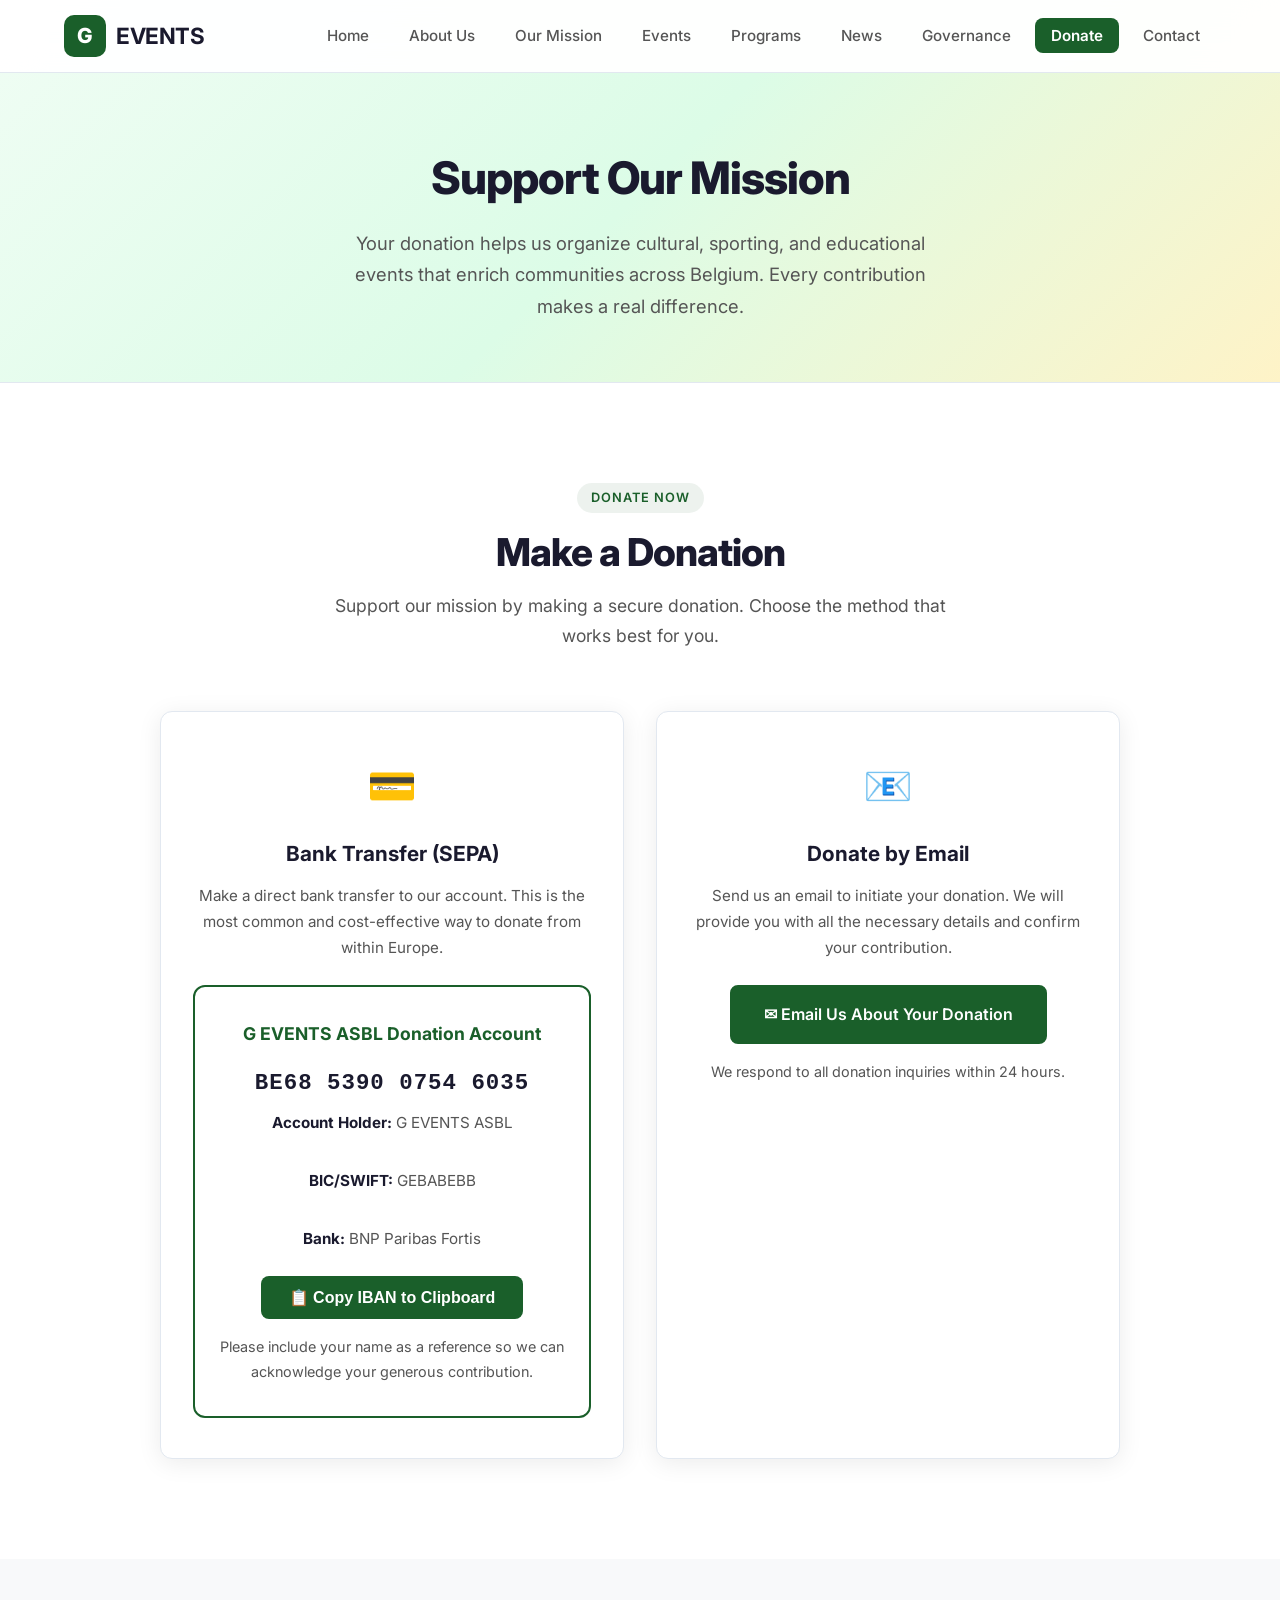
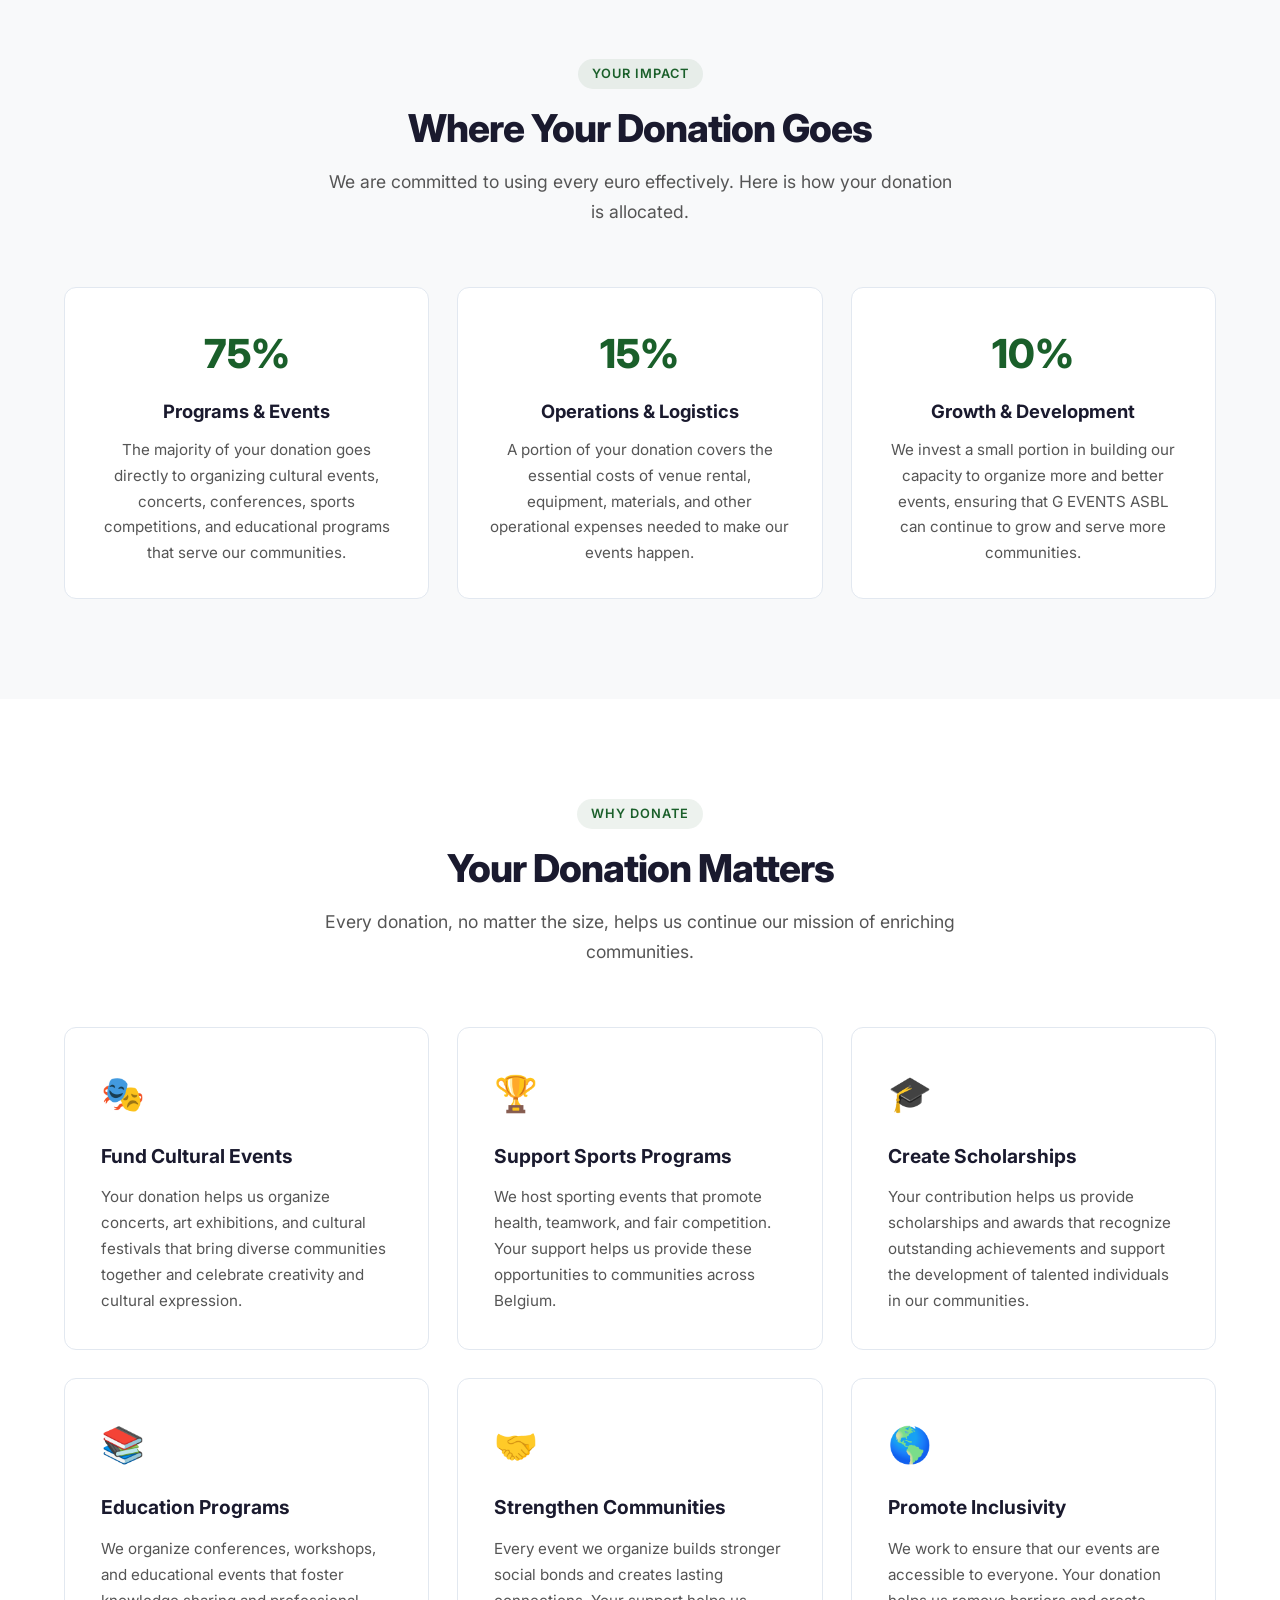
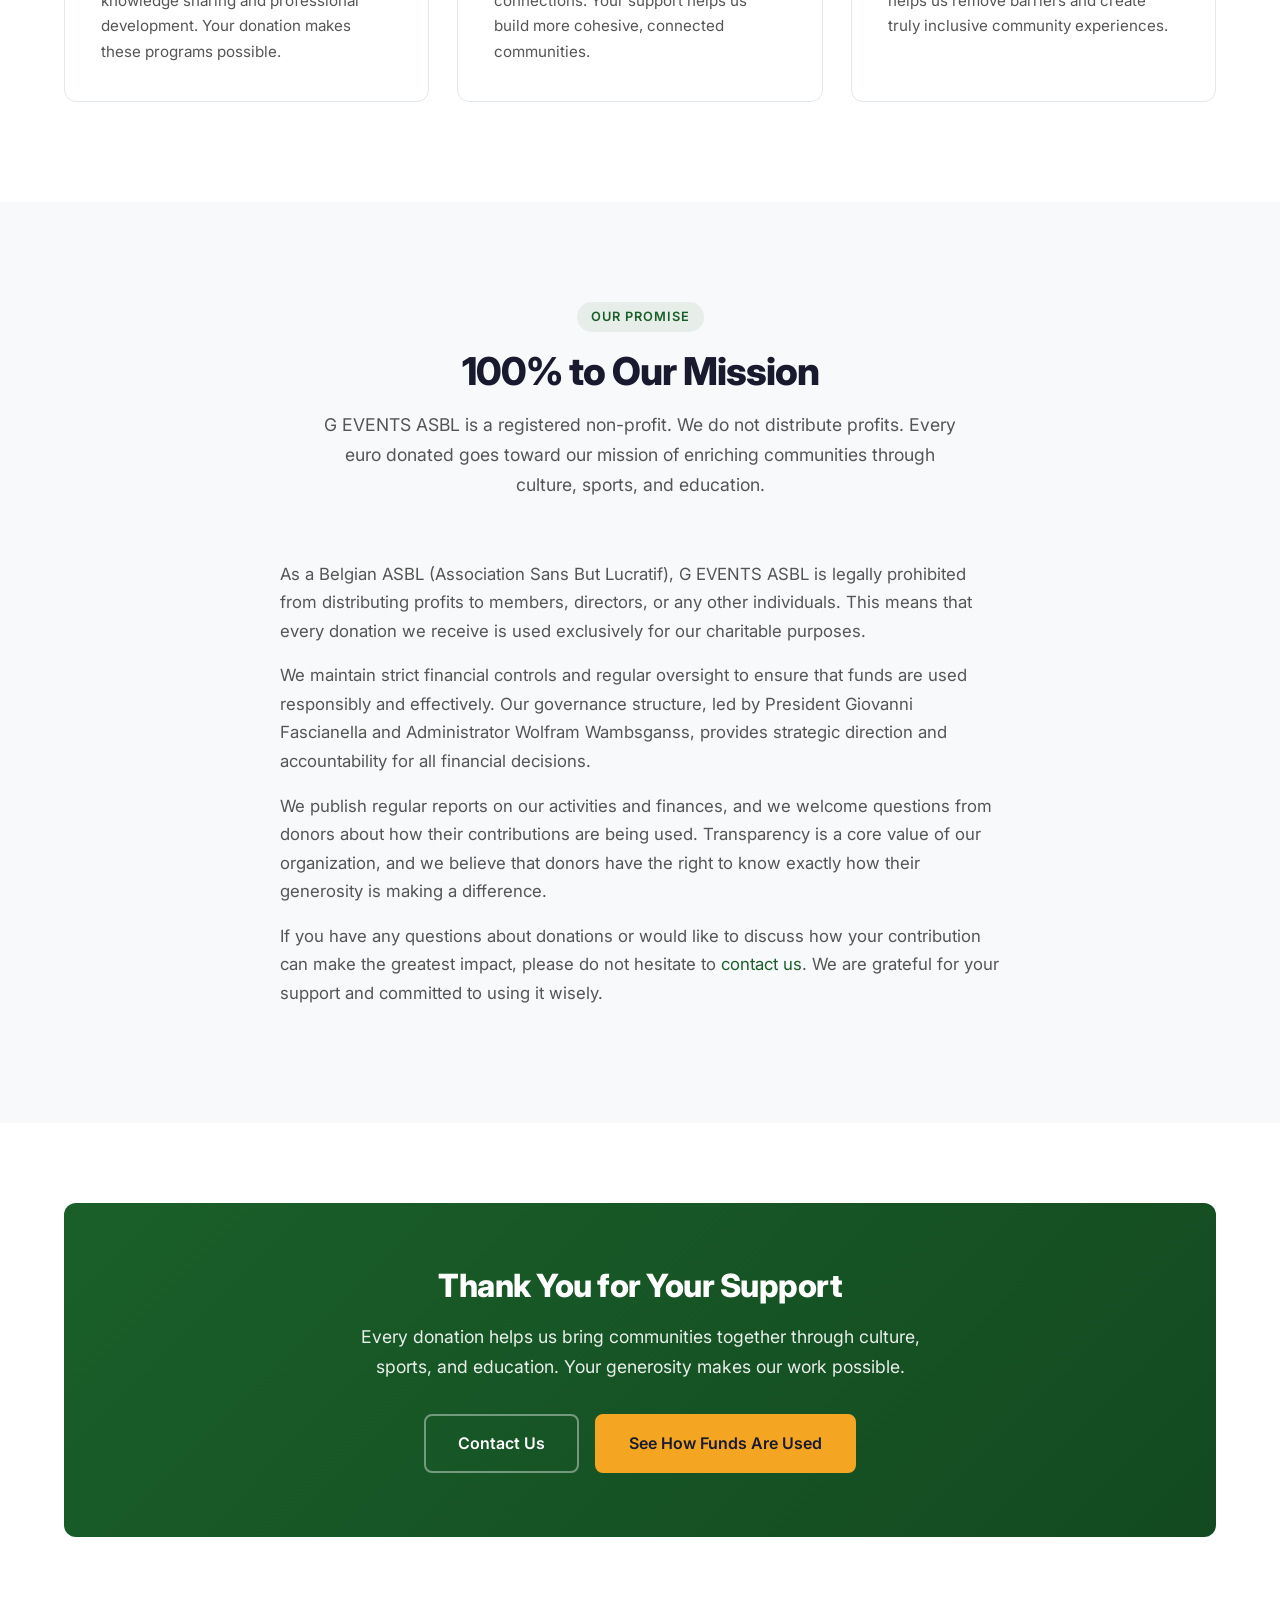
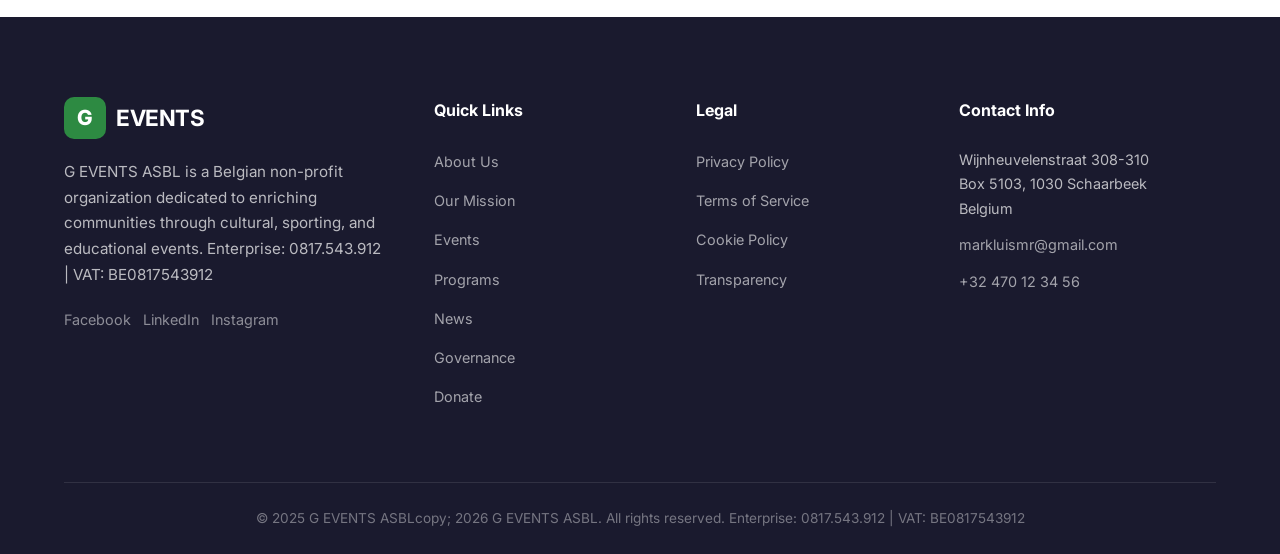
<file: donate.html>
<!DOCTYPE html>
<html lang="en">
<head>
    <!-- Google tag (gtag.js) -->
    <script async src="https://www.googletagmanager.com/gtag/js?id=AW-18327905346"></script>
    <script>
      window.dataLayer = window.dataLayer || [];
      function gtag(){dataLayer.push(arguments);}
      gtag('js', new Date());
      gtag('config', 'AW-18327905346');
    </script>
    <meta charset="UTF-8">
    <meta name="viewport" content="width=device-width, initial-scale=1.0">
    <title>Donate - G EVENTS ASBL</title>
    <meta name="description" content="Support G EVENTS ASBL with a donation. Your contribution helps us organize cultural, sporting, and educational events that enrich communities across Belgium.">
    <link rel="preconnect" href="https://fonts.googleapis.com">
    <link rel="preconnect" href="https://fonts.gstatic.com" crossorigin>
    <link href="https://fonts.googleapis.com/css2?family=Inter:wght@300;400;500;600;700;800&display=swap" rel="stylesheet">
    <link rel="stylesheet" href="css/style.css">
    <link rel="icon" type="image/svg+xml" href="data:image/svg+xml,<svg xmlns='http://www.w3.org/2000/svg' viewBox='0 0 100 100'><text y='.9em' font-size='90'>🎯</text></svg>">
</head>
<body>
    <nav class="navbar">
        <div class="container nav-container">
            <a href="index.html" class="logo">
                <span class="logo-icon">G</span>
                <span class="logo-text">EVENTS</span>
            </a>
            <button class="nav-toggle" aria-label="Toggle navigation">
                <span></span><span></span><span></span>
            </button>
            <ul class="nav-links">
                <li><a href="index.html">Home</a></li>
                <li><a href="about.html">About Us</a></li>
                <li><a href="mission.html">Our Mission</a></li>
                <li><a href="events.html">Events</a></li>
                <li><a href="programs.html">Programs</a></li>
                <li><a href="news.html">News</a></li>
                <li><a href="governance.html">Governance</a></li>
                <li><a href="donate.html" class="active nav-donate">Donate</a></li>
                <li><a href="contact.html">Contact</a></li>
            </ul>
        </div>
    </nav>

    <header class="donate-hero">
        <div class="container">
            <h1>Support Our Mission</h1>
            <p>Your donation helps us organize cultural, sporting, and educational events that enrich communities across Belgium. Every contribution makes a real difference.</p>
        </div>
    </header>

    <section class="section">
        <div class="container">
            <div class="section-header">
                <span class="section-tag">Donate Now</span>
                <h2>Make a Donation</h2>
                <p>Support our mission by making a secure donation. Choose the method that works best for you.</p>
            </div>
            <div class="donate-methods">
                <div class="donate-method-card">
                    <div class="donate-method-icon">&#128179;</div>
                    <h3>Bank Transfer (SEPA)</h3>
                    <p>Make a direct bank transfer to our account. This is the most common and cost-effective way to donate from within Europe.</p>
                    <div class="iban-card">
                        <h4>G EVENTS ASBL Donation Account</h4>
                        <p class="iban-number" id="ibanDisplay">BE68 5390 0754 6035</p>
                        <div class="iban-meta">
                            <div class="iban-meta-item"><strong>Account Holder:</strong> G EVENTS ASBL</div>
                            <div class="iban-meta-item"><strong>BIC/SWIFT:</strong> GEBABEBB</div>
                            <div class="iban-meta-item"><strong>Bank:</strong> BNP Paribas Fortis</div>
                        </div>
                        <button class="copy-btn" id="copyIbanBtn" onclick="copyIban()">
                            &#128203; Copy IBAN to Clipboard
                        </button>
                        <p style="margin-top: 16px; color: var(--text-light); font-size: 0.9rem;">Please include your name as a reference so we can acknowledge your generous contribution.</p>
                    </div>
                </div>
                <div class="donate-method-card">
                    <div class="donate-method-icon">&#128231;</div>
                    <h3>Donate by Email</h3>
                    <p>Send us an email to initiate your donation. We will provide you with all the necessary details and confirm your contribution.</p>
                    <a href="mailto:markluismr@gmail.com?subject=Donation%20to%20G%20EVENTS%20ASBL&body=Hello%20G%20EVENTS%20ASBL%2C%0A%0AI%20would%20like%20to%20make%20a%20donation%20to%20support%20your%20mission.%0A%0APlease%20provide%20me%20with%20the%20details%20to%20complete%20my%20donation.%0A%0AThank%20you." class="btn btn-primary donate-email-btn">
                        &#9993; Email Us About Your Donation
                    </a>
                    <p style="margin-top: 16px; color: var(--text-light); font-size: 0.9rem;">We respond to all donation inquiries within 24 hours.</p>
                </div>
            </div>
        </div>
    </section>

    <section class="section section-alt">
        <div class="container">
            <div class="section-header">
                <span class="section-tag">Your Impact</span>
                <h2>Where Your Donation Goes</h2>
                <p>We are committed to using every euro effectively. Here is how your donation is allocated.</p>
            </div>
            <div class="allocation-grid">
                <div class="allocation-card">
                    <div class="allocation-percent">75%</div>
                    <h3>Programs &amp; Events</h3>
                    <p>The majority of your donation goes directly to organizing cultural events, concerts, conferences, sports competitions, and educational programs that serve our communities.</p>
                </div>
                <div class="allocation-card">
                    <div class="allocation-percent">15%</div>
                    <h3>Operations &amp; Logistics</h3>
                    <p>A portion of your donation covers the essential costs of venue rental, equipment, materials, and other operational expenses needed to make our events happen.</p>
                </div>
                <div class="allocation-card">
                    <div class="allocation-percent">10%</div>
                    <h3>Growth &amp; Development</h3>
                    <p>We invest a small portion in building our capacity to organize more and better events, ensuring that G EVENTS ASBL can continue to grow and serve more communities.</p>
                </div>
            </div>
        </div>
    </section>

    <section class="section">
        <div class="container">
            <div class="section-header">
                <span class="section-tag">Why Donate</span>
                <h2>Your Donation Matters</h2>
                <p>Every donation, no matter the size, helps us continue our mission of enriching communities.</p>
            </div>
            <div class="features-grid">
                <div class="feature-card">
                    <div class="feature-icon">&#127917;</div>
                    <h3>Fund Cultural Events</h3>
                    <p>Your donation helps us organize concerts, art exhibitions, and cultural festivals that bring diverse communities together and celebrate creativity and cultural expression.</p>
                </div>
                <div class="feature-card">
                    <div class="feature-icon">&#127942;</div>
                    <h3>Support Sports Programs</h3>
                    <p>We host sporting events that promote health, teamwork, and fair competition. Your support helps us provide these opportunities to communities across Belgium.</p>
                </div>
                <div class="feature-card">
                    <div class="feature-icon">&#127891;</div>
                    <h3>Create Scholarships</h3>
                    <p>Your contribution helps us provide scholarships and awards that recognize outstanding achievements and support the development of talented individuals in our communities.</p>
                </div>
                <div class="feature-card">
                    <div class="feature-icon">&#128218;</div>
                    <h3>Education Programs</h3>
                    <p>We organize conferences, workshops, and educational events that foster knowledge sharing and professional development. Your donation makes these programs possible.</p>
                </div>
                <div class="feature-card">
                    <div class="feature-icon">&#129309;</div>
                    <h3>Strengthen Communities</h3>
                    <p>Every event we organize builds stronger social bonds and creates lasting connections. Your support helps us build more cohesive, connected communities.</p>
                </div>
                <div class="feature-card">
                    <div class="feature-icon">&#127758;</div>
                    <h3>Promote Inclusivity</h3>
                    <p>We work to ensure that our events are accessible to everyone. Your donation helps us remove barriers and create truly inclusive community experiences.</p>
                </div>
            </div>
        </div>
    </section>

    <section class="section section-alt">
        <div class="container">
            <div class="section-header">
                <span class="section-tag">Our Promise</span>
                <h2>100% to Our Mission</h2>
                <p>G EVENTS ASBL is a registered non-profit. We do not distribute profits. Every euro donated goes toward our mission of enriching communities through culture, sports, and education.</p>
            </div>
            <div class="content-text" style="max-width: 720px; margin: 0 auto;">
                <p>As a Belgian ASBL (Association Sans But Lucratif), G EVENTS ASBL is legally prohibited from distributing profits to members, directors, or any other individuals. This means that every donation we receive is used exclusively for our charitable purposes.</p>
                <p>We maintain strict financial controls and regular oversight to ensure that funds are used responsibly and effectively. Our governance structure, led by President Giovanni Fascianella and Administrator Wolfram Wambsganss, provides strategic direction and accountability for all financial decisions.</p>
                <p>We publish regular reports on our activities and finances, and we welcome questions from donors about how their contributions are being used. Transparency is a core value of our organization, and we believe that donors have the right to know exactly how their generosity is making a difference.</p>
                <p>If you have any questions about donations or would like to discuss how your contribution can make the greatest impact, please do not hesitate to <a href="contact.html">contact us</a>. We are grateful for your support and committed to using it wisely.</p>
            </div>
        </div>
    </section>

    <section class="section cta-section">
        <div class="container">
            <div class="cta-box">
                <h2>Thank You for Your Support</h2>
                <p>Every donation helps us bring communities together through culture, sports, and education. Your generosity makes our work possible.</p>
                <div class="cta-buttons">
                    <a href="contact.html" class="btn btn-outline-light">Contact Us</a>
                    <a href="transparency.html" class="btn btn-accent">See How Funds Are Used</a>
                </div>
            </div>
        </div>
    </section>

    <footer class="footer">
        <div class="container">
            <div class="footer-grid">
                <div class="footer-col">
                    <a href="index.html" class="logo footer-logo">
                        <span class="logo-icon">G</span>
                        <span class="logo-text">EVENTS</span>
                    </a>
                    <p class="footer-desc">G EVENTS ASBL is a Belgian non-profit organization dedicated to enriching communities through cultural, sporting, and educational events. Enterprise: 0817.543.912 | VAT: BE0817543912</p>
                    <div class="footer-social">
                        <a href="https://www.facebook.com/geventsasbl" aria-label="Facebook" class="social-link" target="_blank" rel="noopener">Facebook</a>
                        <a href="https://www.linkedin.com/company/g-events-asbl" aria-label="LinkedIn" class="social-link" target="_blank" rel="noopener">LinkedIn</a>
                        <a href="https://www.instagram.com/g-events-asbl" aria-label="Instagram" class="social-link" target="_blank" rel="noopener">Instagram</a>
                    </div>
                </div>
                <div class="footer-col">
                    <h4>Quick Links</h4>
                    <ul>
                        <li><a href="about.html">About Us</a></li>
                        <li><a href="mission.html">Our Mission</a></li>
                        <li><a href="events.html">Events</a></li>
                <li><a href="programs.html">Programs</a></li>
                <li><a href="news.html">News</a></li>
                        <li><a href="governance.html">Governance</a></li>
                        <li><a href="donate.html">Donate</a></li>
                    </ul>
                </div>
                <div class="footer-col">
                    <h4>Legal</h4>
                    <ul>
                        <li><a href="privacy.html">Privacy Policy</a></li>
                        <li><a href="terms.html">Terms of Service</a></li>
                        <li><a href="cookie-policy.html">Cookie Policy</a></li>
                        <li><a href="transparency.html">Transparency</a></li>
                    </ul>
                </div>
                <div class="footer-col">
                    <h4>Contact Info</h4>
                    <ul class="contact-info">
                        <li>Wijnheuvelenstraat 308-310<br>Box 5103, 1030 Schaarbeek<br>Belgium</li>
                        <li><a href="mailto:markluismr@gmail.com">markluismr@gmail.com</a></li>
                        <li><a href="tel:+32470123456">+32 470 12 34 56</a></li>
                    </ul>
                </div>
            </div>
            <div class="footer-bottom">
                <p>&copy; 2025 G EVENTS ASBLcopy; 2026 G EVENTS ASBL. All rights reserved. Enterprise: 0817.543.912 | VAT: BE0817543912</p>
            </div>
        </div>
    </footer>

    <script src="js/main.js"></script>
    <script>
        function copyIban() {
            var iban = 'BE68 5390 0754 6035';
            var btn = document.getElementById('copyIbanBtn');
            navigator.clipboard.writeText(iban.replace(/\s/g, '')).then(function() {
                btn.innerHTML = '&#10003; IBAN Copied!';
                btn.classList.add('copied');
                setTimeout(function() {
                    btn.innerHTML = '&#128203; Copy IBAN to Clipboard';
                    btn.classList.remove('copied');
                }, 2500);
            }).catch(function() {
                var textArea = document.createElement('textarea');
                textArea.value = iban;
                document.body.appendChild(textArea);
                textArea.select();
                document.execCommand('copy');
                document.body.removeChild(textArea);
                btn.innerHTML = '&#10003; IBAN Copied!';
                btn.classList.add('copied');
                setTimeout(function() {
                    btn.innerHTML = '&#128203; Copy IBAN to Clipboard';
                    btn.classList.remove('copied');
                }, 2500);
            });
        }
    </script>
</body>
</html>
</file>
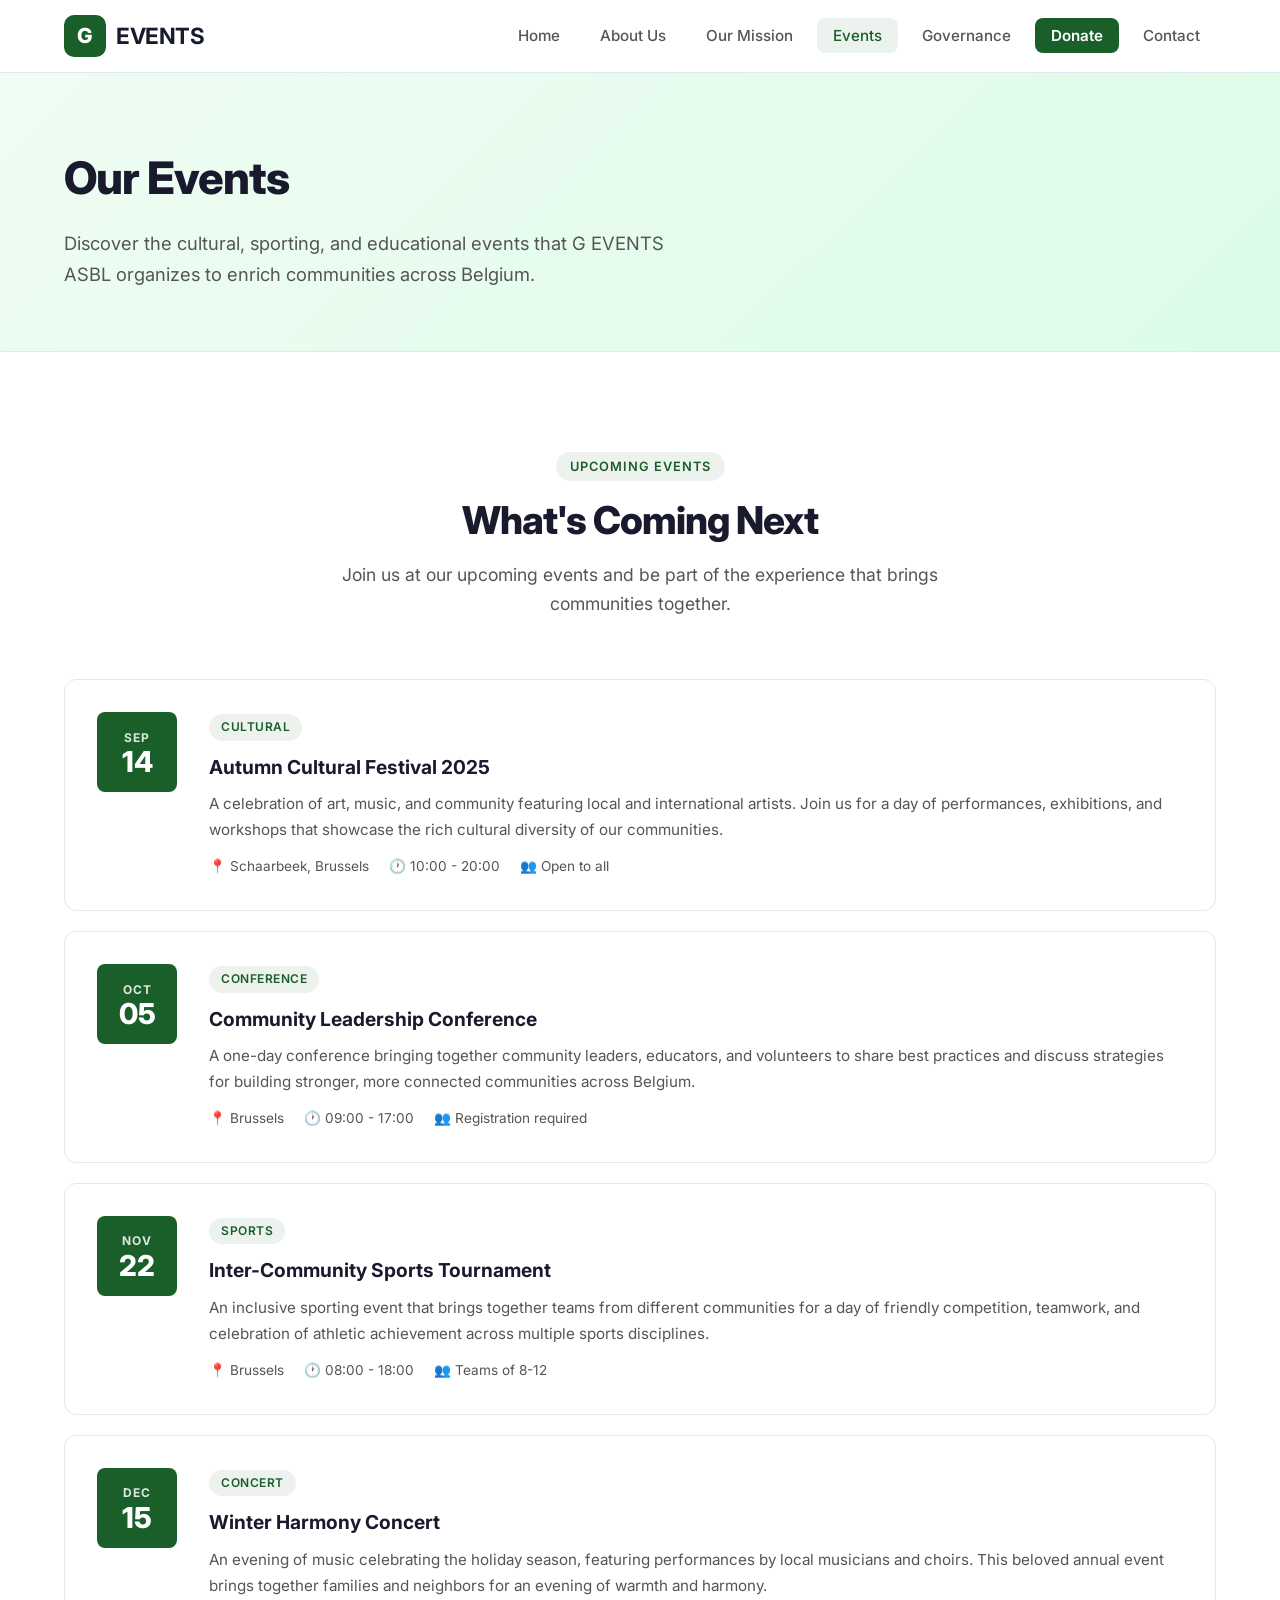
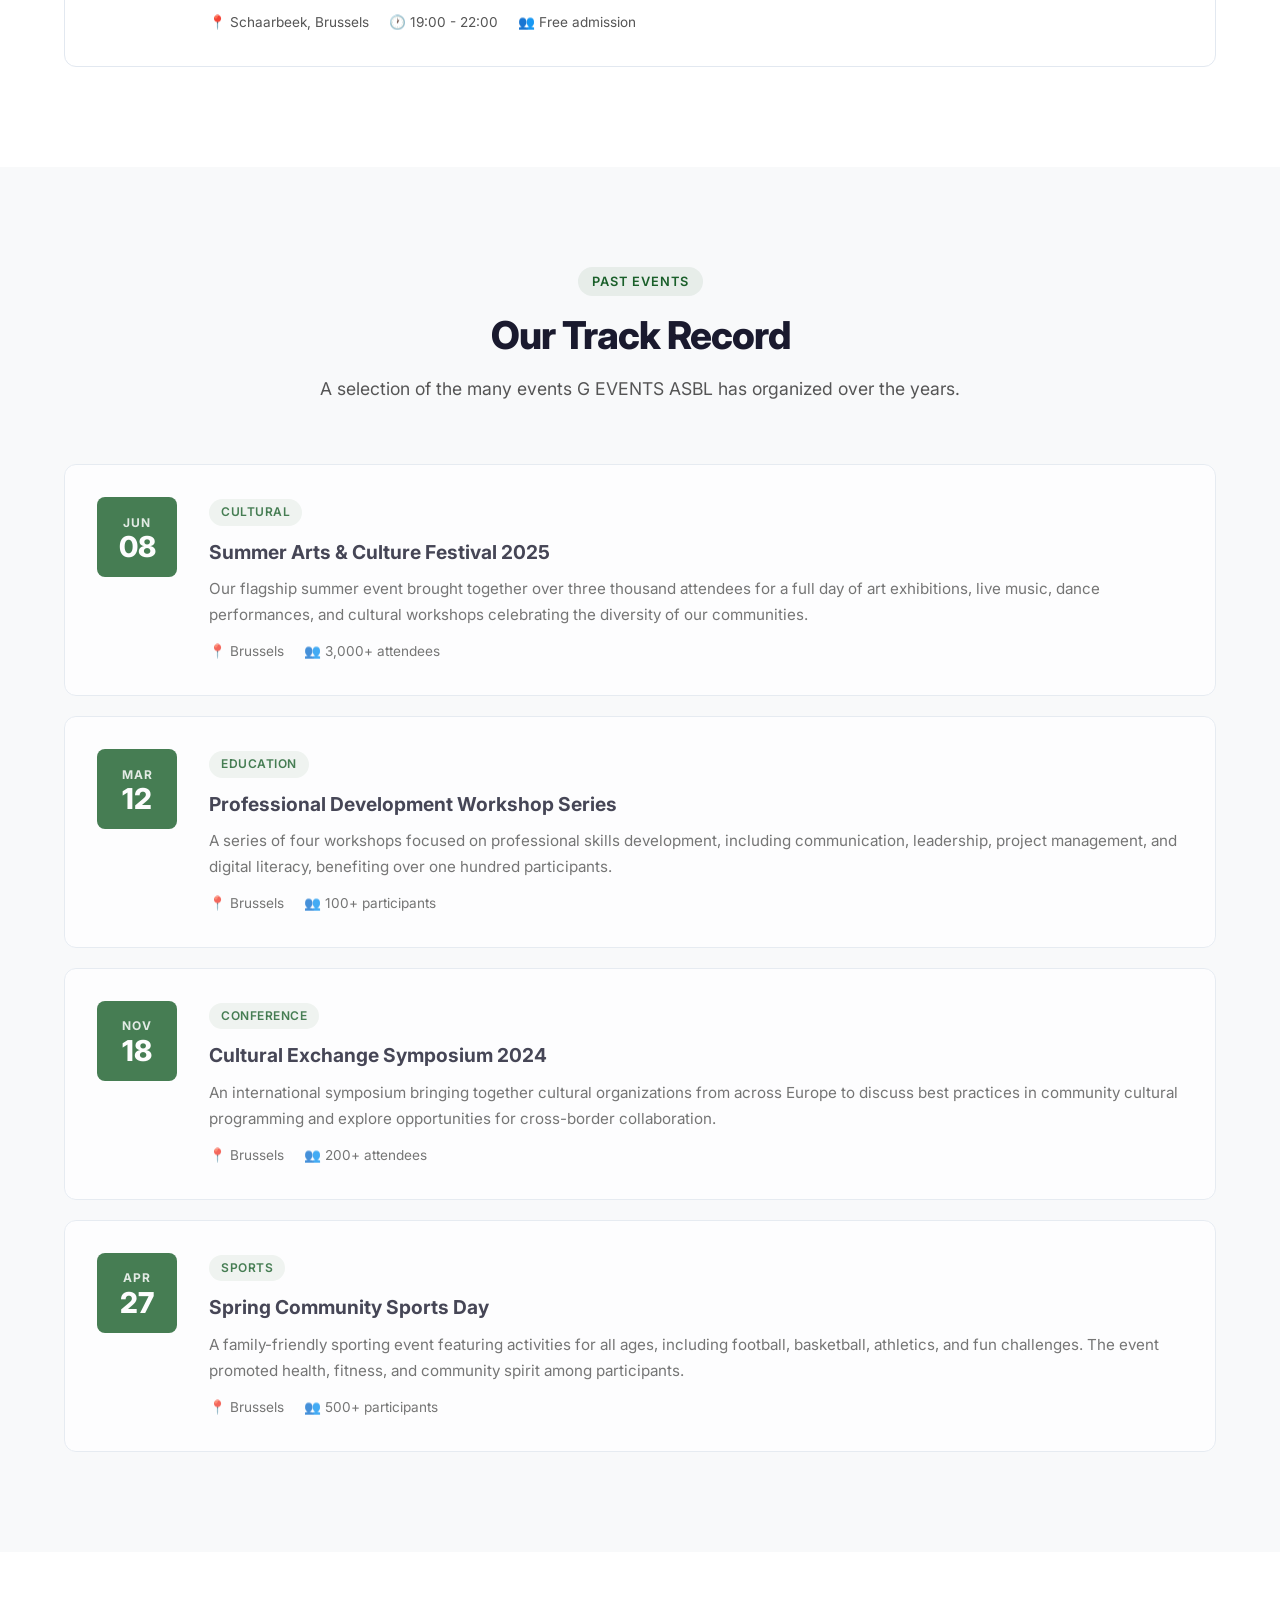
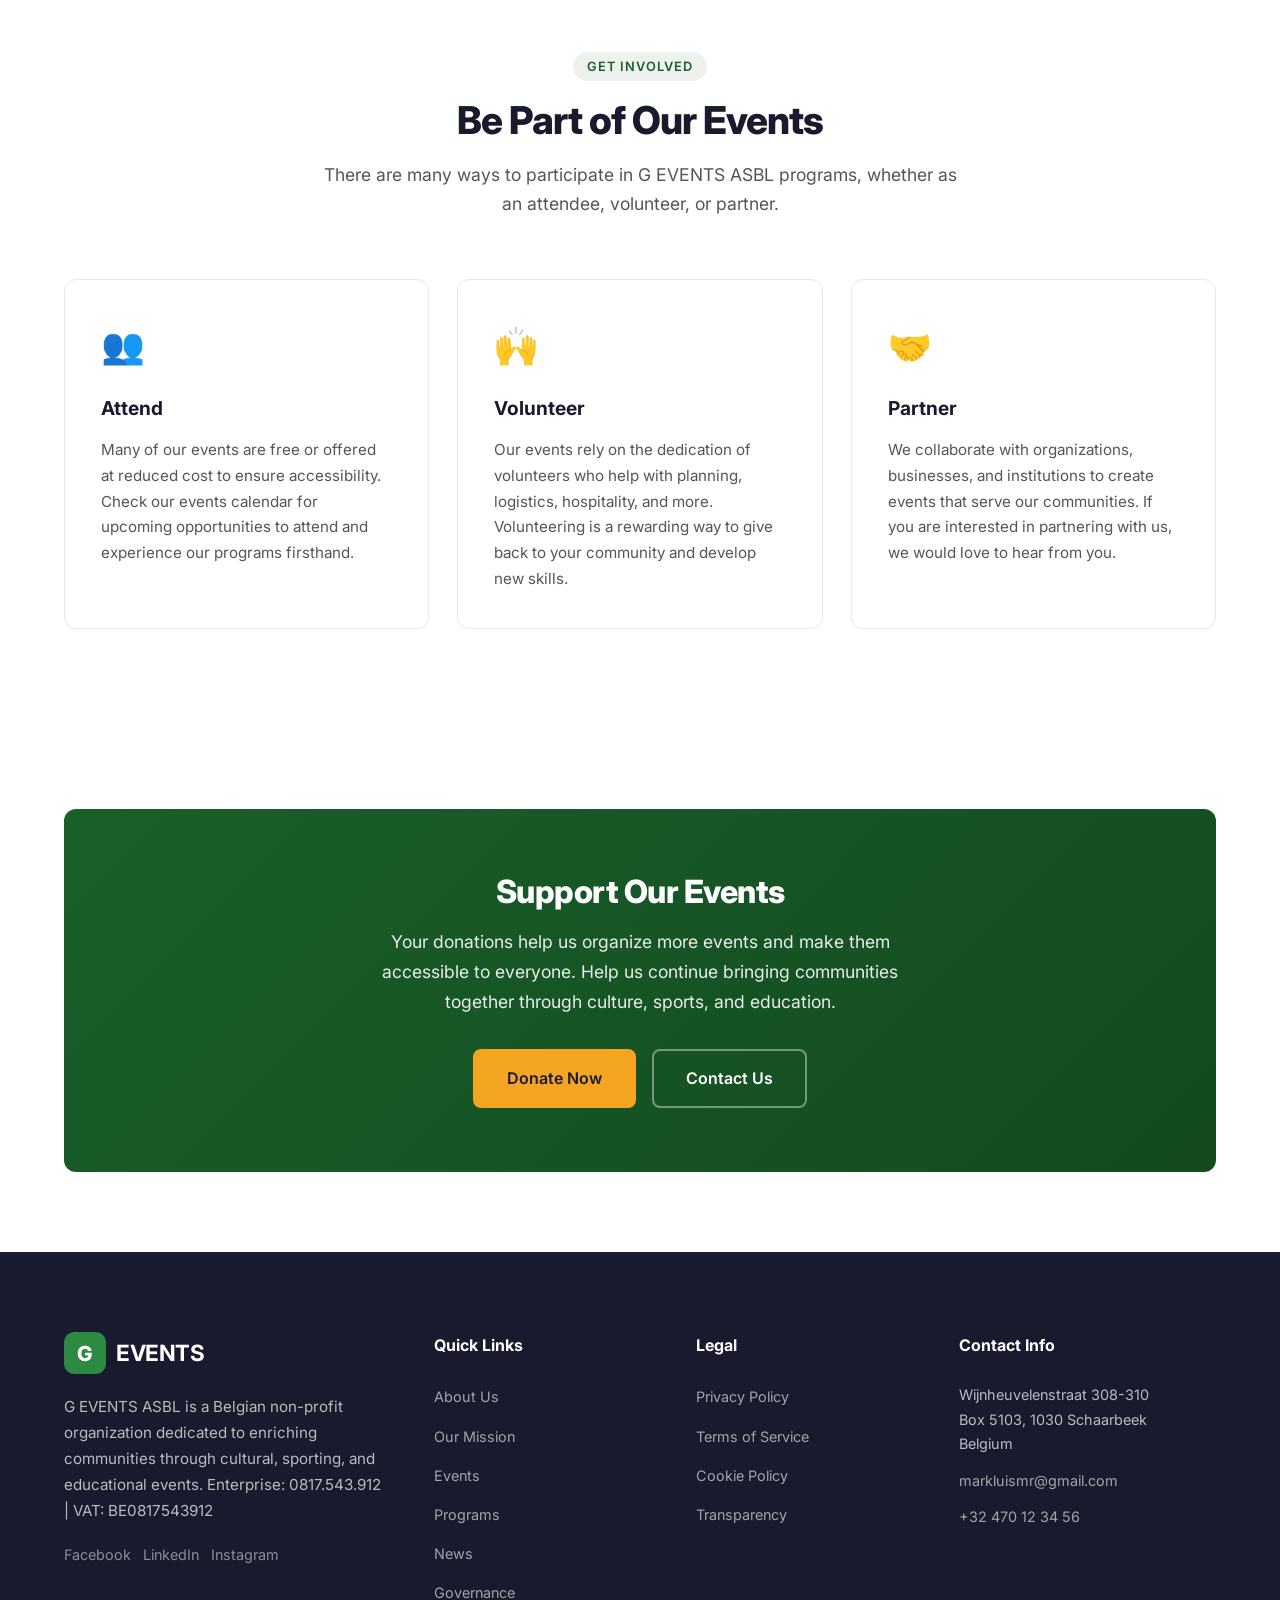
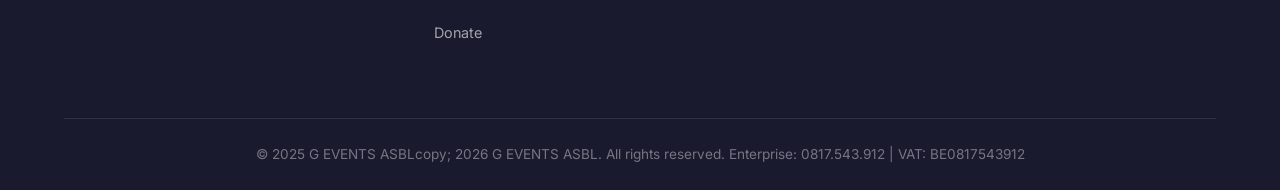
<file: events.html>
<!DOCTYPE html>
<html lang="en">
<head>
    <!-- Google tag (gtag.js) -->
    <script async src="https://www.googletagmanager.com/gtag/js?id=AW-18327905346"></script>
    <script>
      window.dataLayer = window.dataLayer || [];
      function gtag(){dataLayer.push(arguments);}
      gtag('js', new Date());
      gtag('config', 'AW-18327905346');
    </script>
    <meta charset="UTF-8">
    <meta name="viewport" content="width=device-width, initial-scale=1.0">
    <title>Events - G EVENTS ASBL</title>
    <meta name="description" content="Explore upcoming and past events organized by G EVENTS ASBL. Cultural festivals, concerts, conferences, and sporting events enriching communities across Belgium.">
    <link rel="preconnect" href="https://fonts.googleapis.com">
    <link rel="preconnect" href="https://fonts.gstatic.com" crossorigin>
    <link href="https://fonts.googleapis.com/css2?family=Inter:wght@300;400;500;600;700;800&display=swap" rel="stylesheet">
    <link rel="stylesheet" href="css/style.css">
    <link rel="icon" type="image/svg+xml" href="data:image/svg+xml,<svg xmlns='http://www.w3.org/2000/svg' viewBox='0 0 100 100'><text y='.9em' font-size='90'>🎯</text></svg>">
</head>
<body>
    <nav class="navbar">
        <div class="container nav-container">
            <a href="index.html" class="logo">
                <span class="logo-icon">G</span>
                <span class="logo-text">EVENTS</span>
            </a>
            <button class="nav-toggle" aria-label="Toggle navigation">
                <span></span><span></span><span></span>
            </button>
            <ul class="nav-links">
                <li><a href="index.html">Home</a></li>
                <li><a href="about.html">About Us</a></li>
                <li><a href="mission.html">Our Mission</a></li>
                <li><a href="events.html" class="active">Events</a></li>
                <li><a href="governance.html">Governance</a></li>
                <li><a href="donate.html" class="nav-donate">Donate</a></li>
                <li><a href="contact.html">Contact</a></li>
            </ul>
        </div>
    </nav>

    <header class="page-header">
        <div class="container">
            <h1>Our Events</h1>
            <p>Discover the cultural, sporting, and educational events that G EVENTS ASBL organizes to enrich communities across Belgium.</p>
        </div>
    </header>

    <section class="section">
        <div class="container">
            <div class="section-header">
                <span class="section-tag">Upcoming Events</span>
                <h2>What's Coming Next</h2>
                <p>Join us at our upcoming events and be part of the experience that brings communities together.</p>
            </div>
            <div class="events-grid">
                <div class="event-card">
                    <div class="event-date">
                        <span class="event-month">Sep</span>
                        <span class="event-day">14</span>
                    </div>
                    <div class="event-info">
                        <span class="event-category">Cultural</span>
                        <h3>Autumn Cultural Festival 2025</h3>
                        <p>A celebration of art, music, and community featuring local and international artists. Join us for a day of performances, exhibitions, and workshops that showcase the rich cultural diversity of our communities.</p>
                        <div class="event-meta">
                            <span>&#128205; Schaarbeek, Brussels</span>
                            <span>&#128336; 10:00 - 20:00</span>
                            <span>&#128101; Open to all</span>
                        </div>
                    </div>
                </div>
                <div class="event-card">
                    <div class="event-date">
                        <span class="event-month">Oct</span>
                        <span class="event-day">05</span>
                    </div>
                    <div class="event-info">
                        <span class="event-category">Conference</span>
                        <h3>Community Leadership Conference</h3>
                        <p>A one-day conference bringing together community leaders, educators, and volunteers to share best practices and discuss strategies for building stronger, more connected communities across Belgium.</p>
                        <div class="event-meta">
                            <span>&#128205; Brussels</span>
                            <span>&#128336; 09:00 - 17:00</span>
                            <span>&#128101; Registration required</span>
                        </div>
                    </div>
                </div>
                <div class="event-card">
                    <div class="event-date">
                        <span class="event-month">Nov</span>
                        <span class="event-day">22</span>
                    </div>
                    <div class="event-info">
                        <span class="event-category">Sports</span>
                        <h3>Inter-Community Sports Tournament</h3>
                        <p>An inclusive sporting event that brings together teams from different communities for a day of friendly competition, teamwork, and celebration of athletic achievement across multiple sports disciplines.</p>
                        <div class="event-meta">
                            <span>&#128205; Brussels</span>
                            <span>&#128336; 08:00 - 18:00</span>
                            <span>&#128101; Teams of 8-12</span>
                        </div>
                    </div>
                </div>
                <div class="event-card">
                    <div class="event-date">
                        <span class="event-month">Dec</span>
                        <span class="event-day">15</span>
                    </div>
                    <div class="event-info">
                        <span class="event-category">Concert</span>
                        <h3>Winter Harmony Concert</h3>
                        <p>An evening of music celebrating the holiday season, featuring performances by local musicians and choirs. This beloved annual event brings together families and neighbors for an evening of warmth and harmony.</p>
                        <div class="event-meta">
                            <span>&#128205; Schaarbeek, Brussels</span>
                            <span>&#128336; 19:00 - 22:00</span>
                            <span>&#128101; Free admission</span>
                        </div>
                    </div>
                </div>
            </div>
        </div>
    </section>

    <section class="section section-alt">
        <div class="container">
            <div class="section-header">
                <span class="section-tag">Past Events</span>
                <h2>Our Track Record</h2>
                <p>A selection of the many events G EVENTS ASBL has organized over the years.</p>
            </div>
            <div class="events-grid">
                <div class="event-card event-past">
                    <div class="event-date">
                        <span class="event-month">Jun</span>
                        <span class="event-day">08</span>
                    </div>
                    <div class="event-info">
                        <span class="event-category">Cultural</span>
                        <h3>Summer Arts &amp; Culture Festival 2025</h3>
                        <p>Our flagship summer event brought together over three thousand attendees for a full day of art exhibitions, live music, dance performances, and cultural workshops celebrating the diversity of our communities.</p>
                        <div class="event-meta">
                            <span>&#128205; Brussels</span>
                            <span>&#128101; 3,000+ attendees</span>
                        </div>
                    </div>
                </div>
                <div class="event-card event-past">
                    <div class="event-date">
                        <span class="event-month">Mar</span>
                        <span class="event-day">12</span>
                    </div>
                    <div class="event-info">
                        <span class="event-category">Education</span>
                        <h3>Professional Development Workshop Series</h3>
                        <p>A series of four workshops focused on professional skills development, including communication, leadership, project management, and digital literacy, benefiting over one hundred participants.</p>
                        <div class="event-meta">
                            <span>&#128205; Brussels</span>
                            <span>&#128101; 100+ participants</span>
                        </div>
                    </div>
                </div>
                <div class="event-card event-past">
                    <div class="event-date">
                        <span class="event-month">Nov</span>
                        <span class="event-day">18</span>
                    </div>
                    <div class="event-info">
                        <span class="event-category">Conference</span>
                        <h3>Cultural Exchange Symposium 2024</h3>
                        <p>An international symposium bringing together cultural organizations from across Europe to discuss best practices in community cultural programming and explore opportunities for cross-border collaboration.</p>
                        <div class="event-meta">
                            <span>&#128205; Brussels</span>
                            <span>&#128101; 200+ attendees</span>
                        </div>
                    </div>
                </div>
                <div class="event-card event-past">
                    <div class="event-date">
                        <span class="event-month">Apr</span>
                        <span class="event-day">27</span>
                    </div>
                    <div class="event-info">
                        <span class="event-category">Sports</span>
                        <h3>Spring Community Sports Day</h3>
                        <p>A family-friendly sporting event featuring activities for all ages, including football, basketball, athletics, and fun challenges. The event promoted health, fitness, and community spirit among participants.</p>
                        <div class="event-meta">
                            <span>&#128205; Brussels</span>
                            <span>&#128101; 500+ participants</span>
                        </div>
                    </div>
                </div>
            </div>
        </div>
    </section>

    <section class="section">
        <div class="container">
            <div class="section-header">
                <span class="section-tag">Get Involved</span>
                <h2>Be Part of Our Events</h2>
                <p>There are many ways to participate in G EVENTS ASBL programs, whether as an attendee, volunteer, or partner.</p>
            </div>
            <div class="features-grid">
                <div class="feature-card">
                    <div class="feature-icon">&#128101;</div>
                    <h3>Attend</h3>
                    <p>Many of our events are free or offered at reduced cost to ensure accessibility. Check our events calendar for upcoming opportunities to attend and experience our programs firsthand.</p>
                </div>
                <div class="feature-card">
                    <div class="feature-icon">&#128588;</div>
                    <h3>Volunteer</h3>
                    <p>Our events rely on the dedication of volunteers who help with planning, logistics, hospitality, and more. Volunteering is a rewarding way to give back to your community and develop new skills.</p>
                </div>
                <div class="feature-card">
                    <div class="feature-icon">&#129309;</div>
                    <h3>Partner</h3>
                    <p>We collaborate with organizations, businesses, and institutions to create events that serve our communities. If you are interested in partnering with us, we would love to hear from you.</p>
                </div>
            </div>
        </div>
    </section>

    <section class="section cta-section">
        <div class="container">
            <div class="cta-box">
                <h2>Support Our Events</h2>
                <p>Your donations help us organize more events and make them accessible to everyone. Help us continue bringing communities together through culture, sports, and education.</p>
                <div class="cta-buttons">
                    <a href="donate.html" class="btn btn-accent">Donate Now</a>
                    <a href="contact.html" class="btn btn-outline-light">Contact Us</a>
                </div>
            </div>
        </div>
    </section>

    <footer class="footer">
        <div class="container">
            <div class="footer-grid">
                <div class="footer-col">
                    <a href="index.html" class="logo footer-logo">
                        <span class="logo-icon">G</span>
                        <span class="logo-text">EVENTS</span>
                    </a>
                    <p class="footer-desc">G EVENTS ASBL is a Belgian non-profit organization dedicated to enriching communities through cultural, sporting, and educational events. Enterprise: 0817.543.912 | VAT: BE0817543912</p>
                    <div class="footer-social">
                        <a href="https://www.facebook.com/geventsasbl" aria-label="Facebook" class="social-link" target="_blank" rel="noopener">Facebook</a>
                        <a href="https://www.linkedin.com/company/g-events-asbl" aria-label="LinkedIn" class="social-link" target="_blank" rel="noopener">LinkedIn</a>
                        <a href="https://www.instagram.com/g-events-asbl" aria-label="Instagram" class="social-link" target="_blank" rel="noopener">Instagram</a>
                    </div>
                </div>
                <div class="footer-col">
                    <h4>Quick Links</h4>
                    <ul>
                        <li><a href="about.html">About Us</a></li>
                        <li><a href="mission.html">Our Mission</a></li>
                        <li><a href="events.html">Events</a></li>
                <li><a href="programs.html">Programs</a></li>
                <li><a href="news.html">News</a></li>
                        <li><a href="governance.html">Governance</a></li>
                        <li><a href="donate.html">Donate</a></li>
                    </ul>
                </div>
                <div class="footer-col">
                    <h4>Legal</h4>
                    <ul>
                        <li><a href="privacy.html">Privacy Policy</a></li>
                        <li><a href="terms.html">Terms of Service</a></li>
                        <li><a href="cookie-policy.html">Cookie Policy</a></li>
                        <li><a href="transparency.html">Transparency</a></li>
                    </ul>
                </div>
                <div class="footer-col">
                    <h4>Contact Info</h4>
                    <ul class="contact-info">
                        <li>Wijnheuvelenstraat 308-310<br>Box 5103, 1030 Schaarbeek<br>Belgium</li>
                        <li><a href="mailto:markluismr@gmail.com">markluismr@gmail.com</a></li>
                        <li><a href="tel:+32470123456">+32 470 12 34 56</a></li>
                    </ul>
                </div>
            </div>
            <div class="footer-bottom">
                <p>&copy; 2025 G EVENTS ASBLcopy; 2026 G EVENTS ASBL. All rights reserved. Enterprise: 0817.543.912 | VAT: BE0817543912</p>
            </div>
        </div>
    </footer>

    <script src="js/main.js"></script>
</body>
</html>
</file>
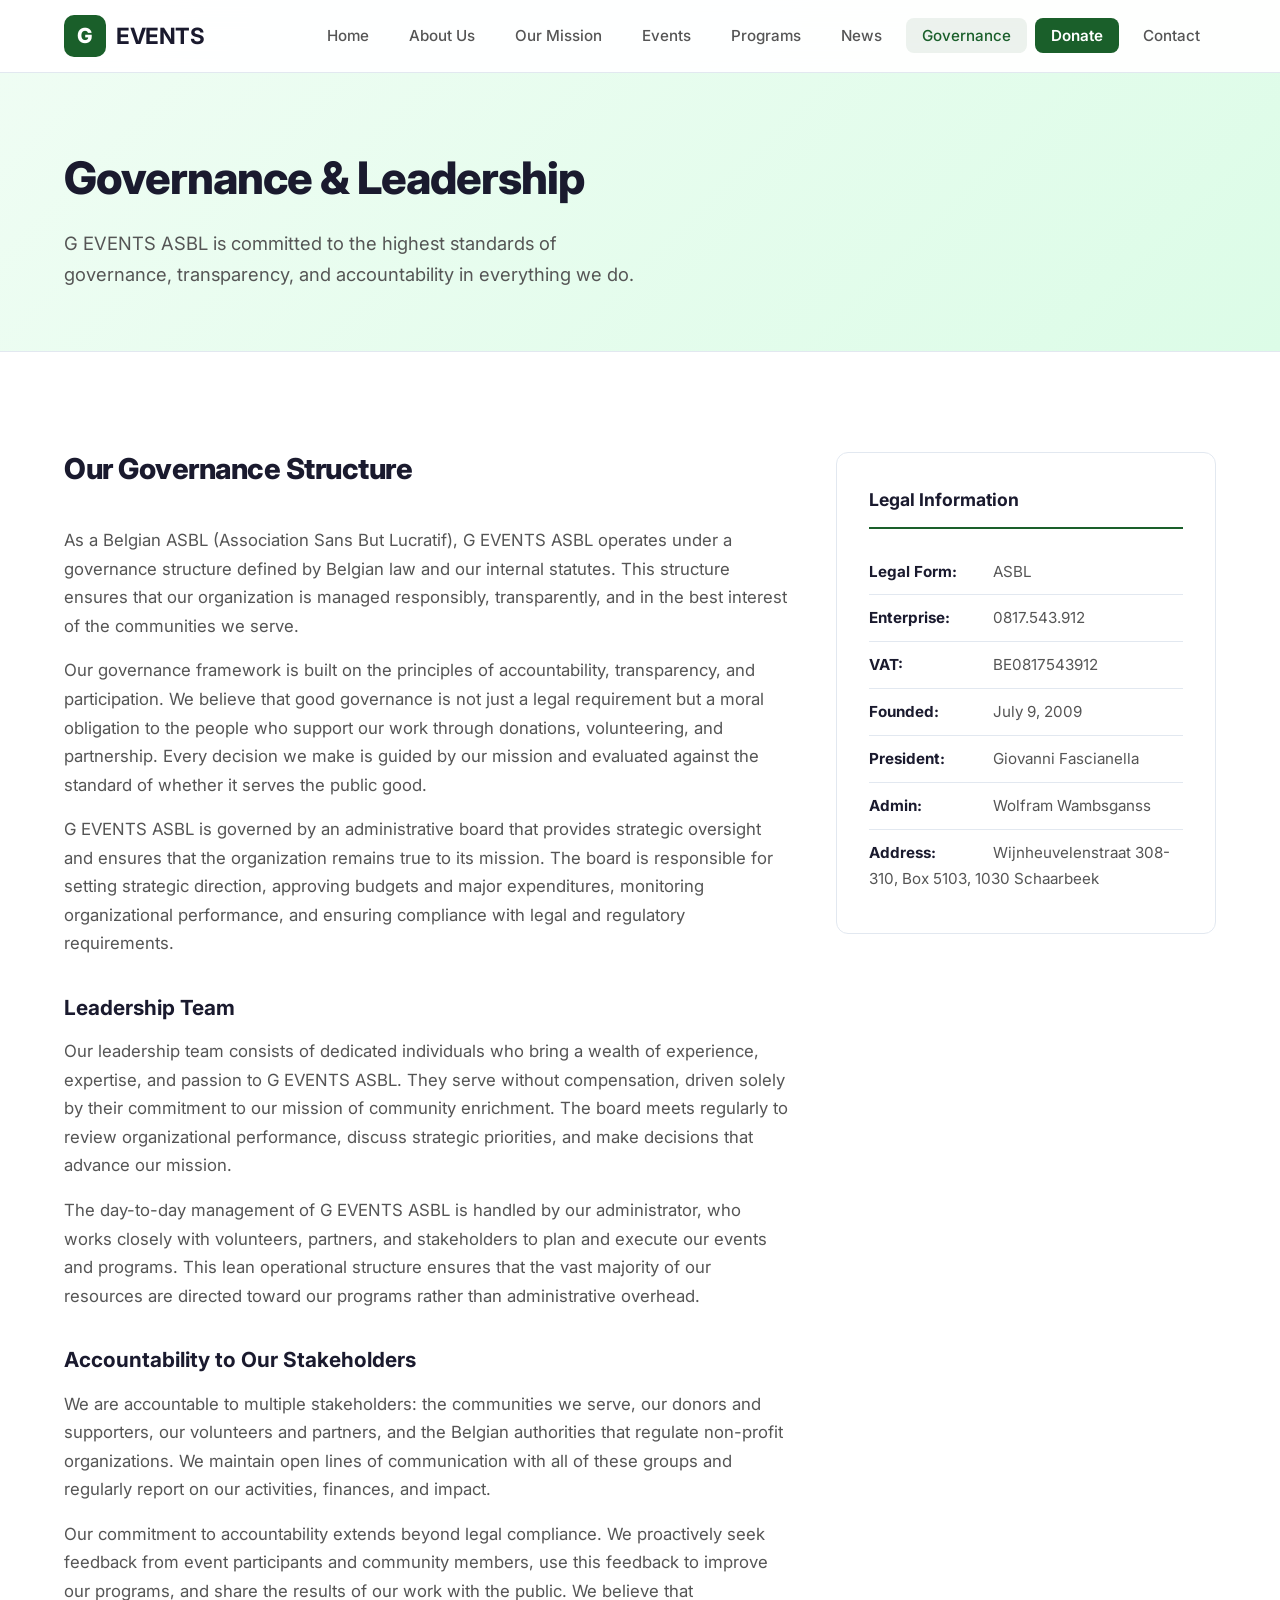
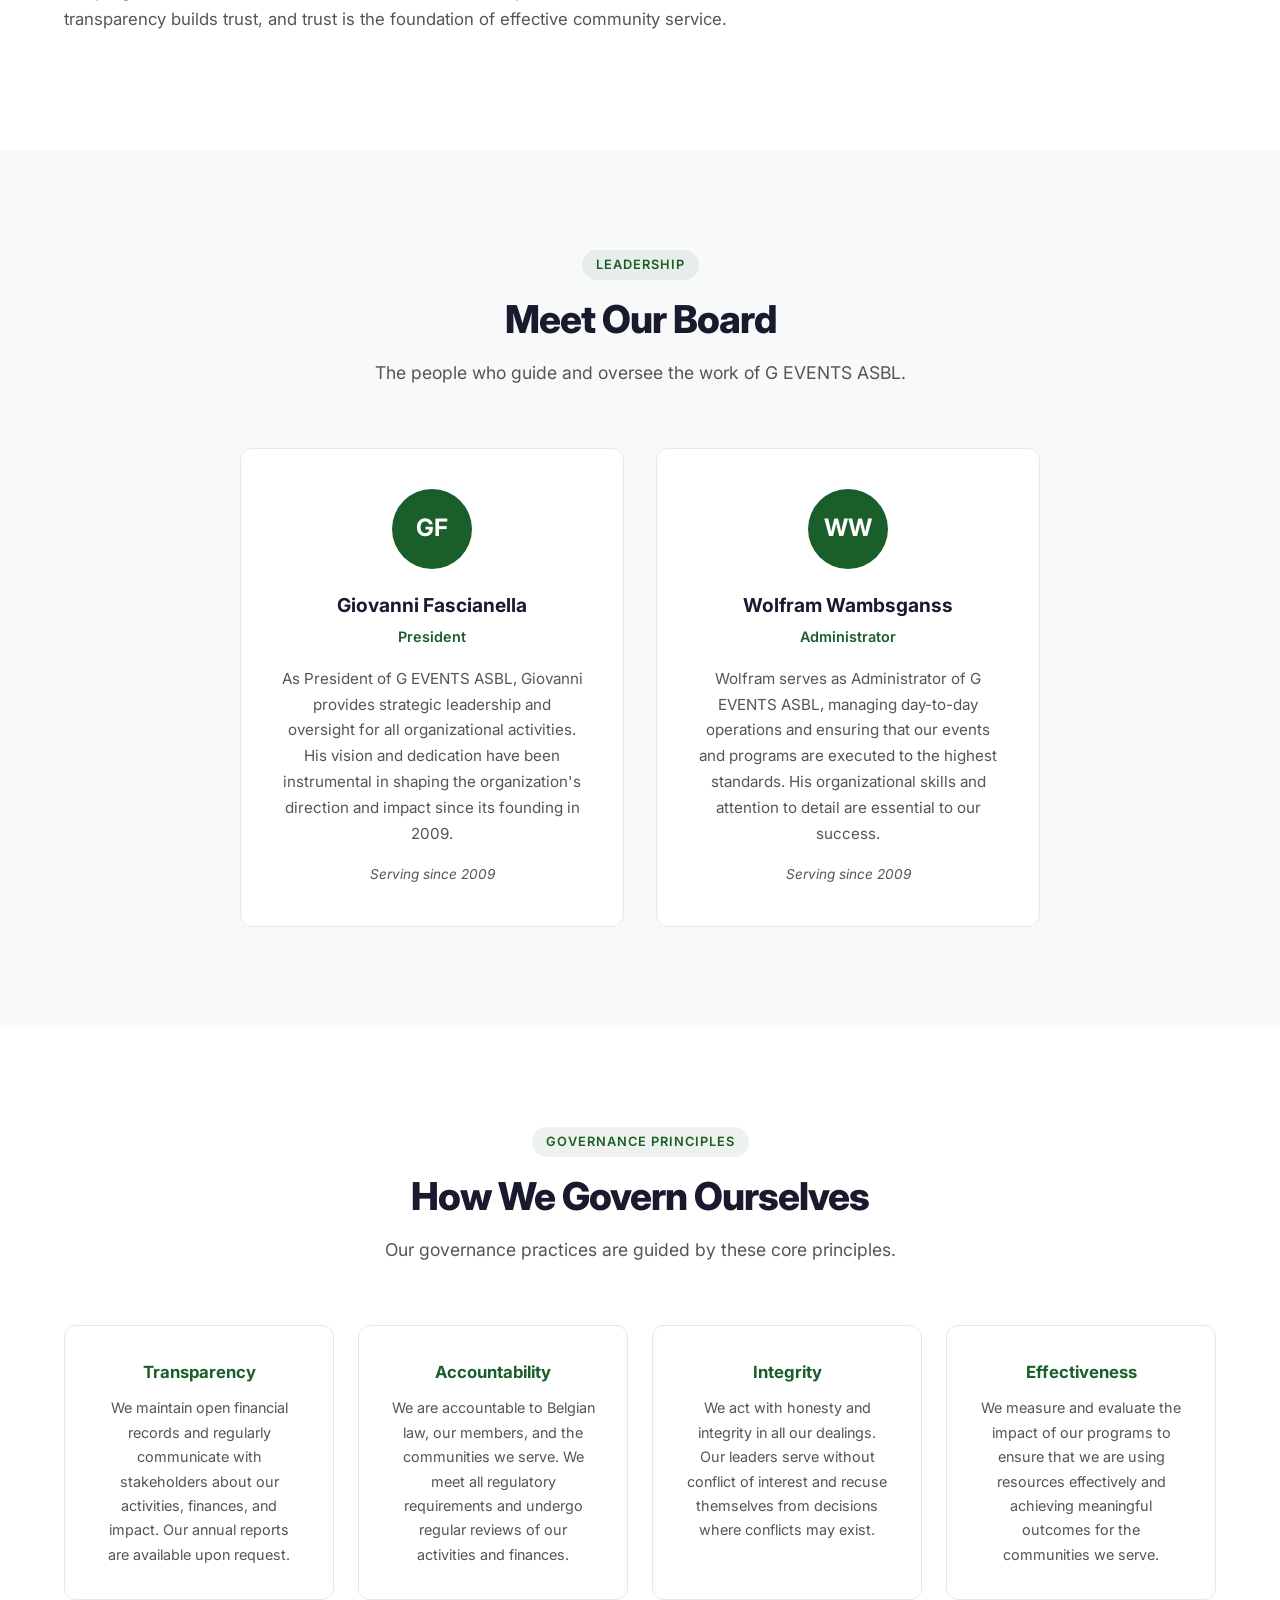
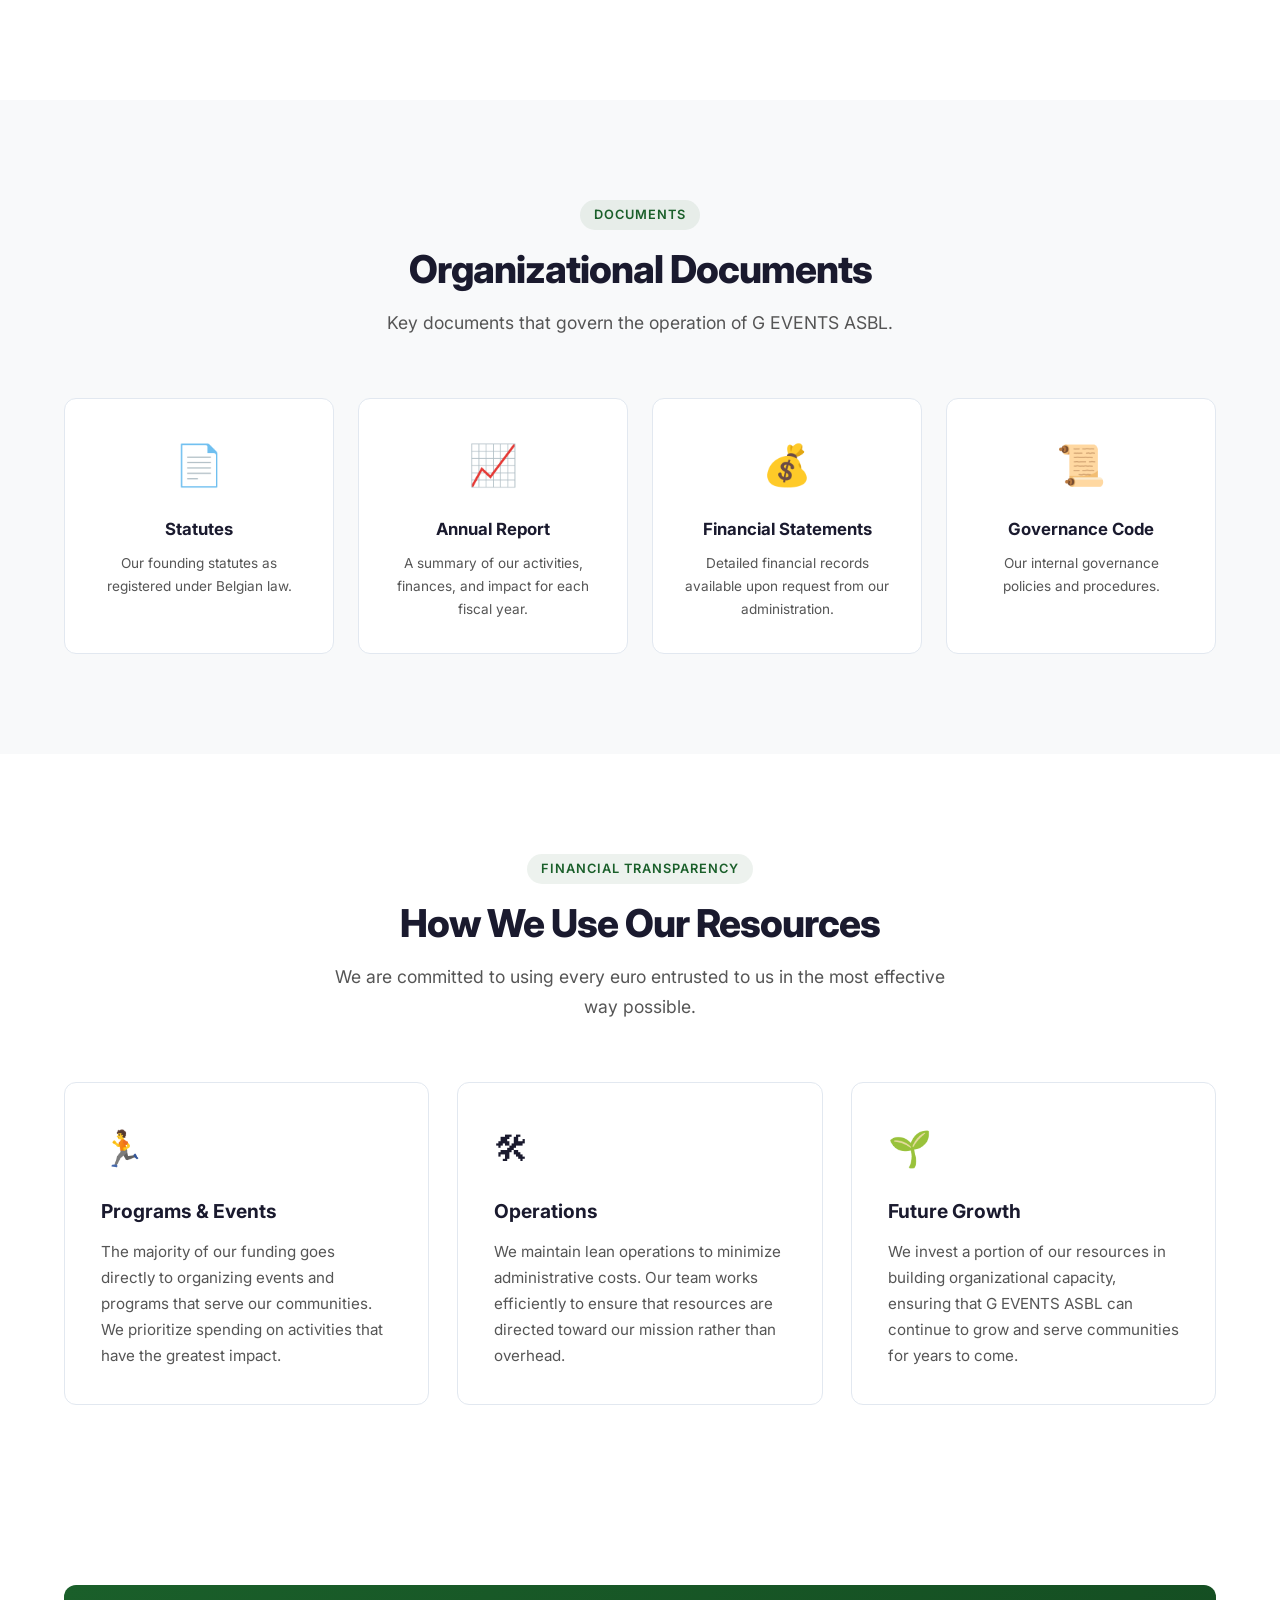
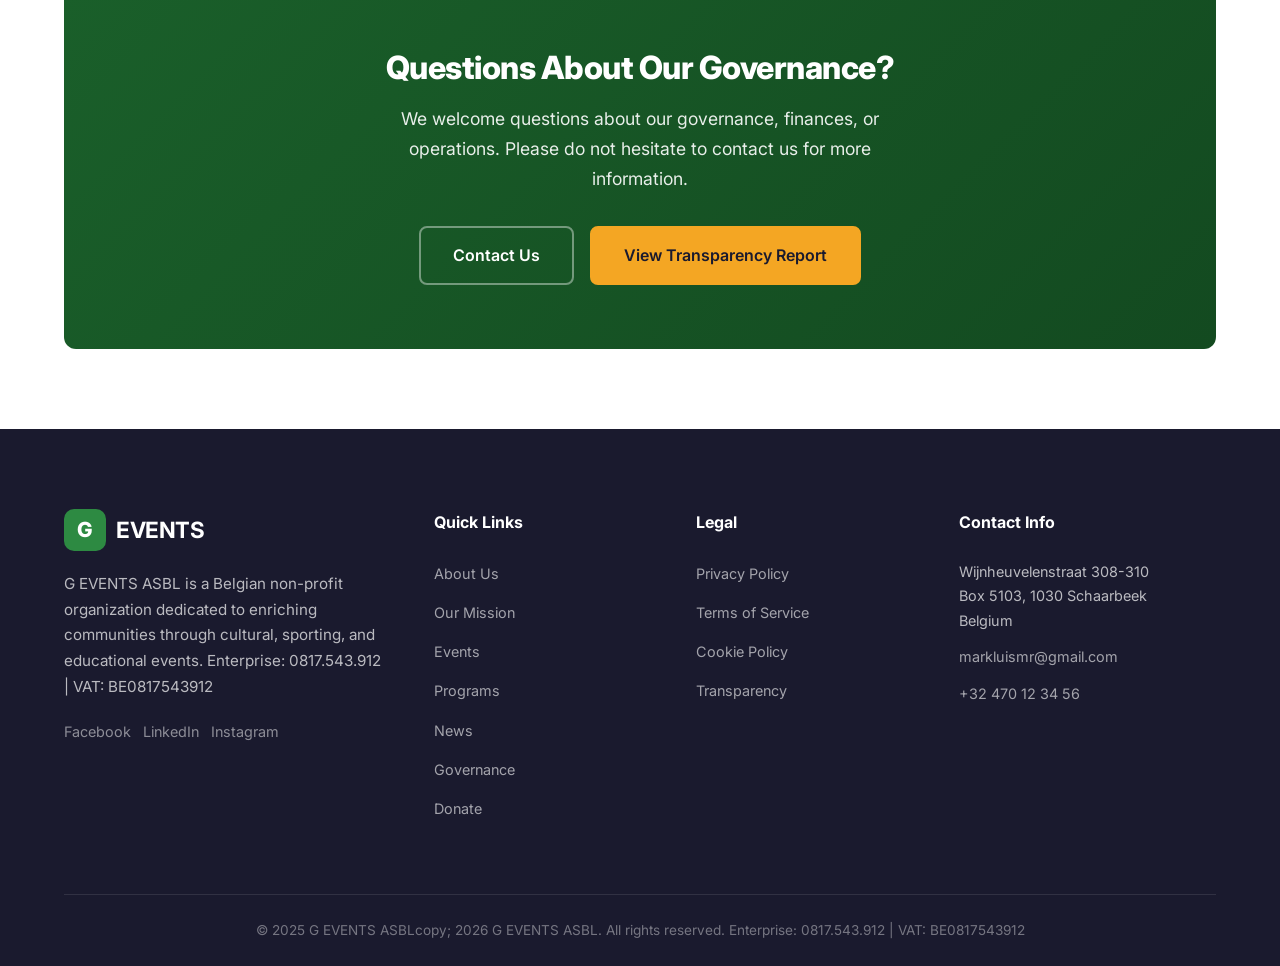
<file: governance.html>
<!DOCTYPE html>
<html lang="en">
<head>
    <!-- Google tag (gtag.js) -->
    <script async src="https://www.googletagmanager.com/gtag/js?id=AW-18327905346"></script>
    <script>
      window.dataLayer = window.dataLayer || [];
      function gtag(){dataLayer.push(arguments);}
      gtag('js', new Date());
      gtag('config', 'AW-18327905346');
    </script>
    <meta charset="UTF-8">
    <meta name="viewport" content="width=device-width, initial-scale=1.0">
    <title>Governance - G EVENTS ASBL</title>
    <meta name="description" content="Learn about the governance structure, leadership, and transparency practices of G EVENTS ASBL, a Belgian non-profit organization committed to accountability and good governance.">
    <link rel="preconnect" href="https://fonts.googleapis.com">
    <link rel="preconnect" href="https://fonts.gstatic.com" crossorigin>
    <link href="https://fonts.googleapis.com/css2?family=Inter:wght@300;400;500;600;700;800&display=swap" rel="stylesheet">
    <link rel="stylesheet" href="css/style.css">
    <link rel="icon" type="image/svg+xml" href="data:image/svg+xml,<svg xmlns='http://www.w3.org/2000/svg' viewBox='0 0 100 100'><text y='.9em' font-size='90'>🎯</text></svg>">
</head>
<body>
    <nav class="navbar">
        <div class="container nav-container">
            <a href="index.html" class="logo">
                <span class="logo-icon">G</span>
                <span class="logo-text">EVENTS</span>
            </a>
            <button class="nav-toggle" aria-label="Toggle navigation">
                <span></span><span></span><span></span>
            </button>
            <ul class="nav-links">
                <li><a href="index.html">Home</a></li>
                <li><a href="about.html">About Us</a></li>
                <li><a href="mission.html">Our Mission</a></li>
                <li><a href="events.html">Events</a></li>
                <li><a href="programs.html">Programs</a></li>
                <li><a href="news.html">News</a></li>
                <li><a href="governance.html" class="active">Governance</a></li>
                <li><a href="donate.html" class="nav-donate">Donate</a></li>
                <li><a href="contact.html">Contact</a></li>
            </ul>
        </div>
    </nav>

    <header class="page-header">
        <div class="container">
            <h1>Governance &amp; Leadership</h1>
            <p>G EVENTS ASBL is committed to the highest standards of governance, transparency, and accountability in everything we do.</p>
        </div>
    </header>

    <section class="section">
        <div class="container">
            <div class="content-grid">
                <div class="content-text">
                    <h2>Our Governance Structure</h2>
                    <p>As a Belgian ASBL (Association Sans But Lucratif), G EVENTS ASBL operates under a governance structure defined by Belgian law and our internal statutes. This structure ensures that our organization is managed responsibly, transparently, and in the best interest of the communities we serve.</p>
                    <p>Our governance framework is built on the principles of accountability, transparency, and participation. We believe that good governance is not just a legal requirement but a moral obligation to the people who support our work through donations, volunteering, and partnership. Every decision we make is guided by our mission and evaluated against the standard of whether it serves the public good.</p>
                    <p>G EVENTS ASBL is governed by an administrative board that provides strategic oversight and ensures that the organization remains true to its mission. The board is responsible for setting strategic direction, approving budgets and major expenditures, monitoring organizational performance, and ensuring compliance with legal and regulatory requirements.</p>

                    <h3>Leadership Team</h3>
                    <p>Our leadership team consists of dedicated individuals who bring a wealth of experience, expertise, and passion to G EVENTS ASBL. They serve without compensation, driven solely by their commitment to our mission of community enrichment. The board meets regularly to review organizational performance, discuss strategic priorities, and make decisions that advance our mission.</p>
                    <p>The day-to-day management of G EVENTS ASBL is handled by our administrator, who works closely with volunteers, partners, and stakeholders to plan and execute our events and programs. This lean operational structure ensures that the vast majority of our resources are directed toward our programs rather than administrative overhead.</p>

                    <h3>Accountability to Our Stakeholders</h3>
                    <p>We are accountable to multiple stakeholders: the communities we serve, our donors and supporters, our volunteers and partners, and the Belgian authorities that regulate non-profit organizations. We maintain open lines of communication with all of these groups and regularly report on our activities, finances, and impact.</p>
                    <p>Our commitment to accountability extends beyond legal compliance. We proactively seek feedback from event participants and community members, use this feedback to improve our programs, and share the results of our work with the public. We believe that transparency builds trust, and trust is the foundation of effective community service.</p>
                </div>
                <div class="info-card">
                    <h4>Legal Information</h4>
                    <ul class="info-list">
                        <li><strong>Legal Form:</strong> ASBL</li>
                        <li><strong>Enterprise:</strong> 0817.543.912</li>
                        <li><strong>VAT:</strong> BE0817543912</li>
                        <li><strong>Founded:</strong> July 9, 2009</li>
                        <li><strong>President:</strong> Giovanni Fascianella</li>
                        <li><strong>Admin:</strong> Wolfram Wambsganss</li>
                        <li><strong>Address:</strong> Wijnheuvelenstraat 308-310, Box 5103, 1030 Schaarbeek</li>
                    </ul>
                </div>
            </div>
        </div>
    </section>

    <section class="section section-alt">
        <div class="container">
            <div class="section-header">
                <span class="section-tag">Leadership</span>
                <h2>Meet Our Board</h2>
                <p>The people who guide and oversee the work of G EVENTS ASBL.</p>
            </div>
            <div class="team-grid">
                <div class="team-card">
                    <div class="team-avatar">GF</div>
                    <h3>Giovanni Fascianella</h3>
                    <p class="team-role">President</p>
                    <p class="team-bio">As President of G EVENTS ASBL, Giovanni provides strategic leadership and oversight for all organizational activities. His vision and dedication have been instrumental in shaping the organization's direction and impact since its founding in 2009.</p>
                    <p class="team-since">Serving since 2009</p>
                </div>
                <div class="team-card">
                    <div class="team-avatar">WW</div>
                    <h3>Wolfram Wambsganss</h3>
                    <p class="team-role">Administrator</p>
                    <p class="team-bio">Wolfram serves as Administrator of G EVENTS ASBL, managing day-to-day operations and ensuring that our events and programs are executed to the highest standards. His organizational skills and attention to detail are essential to our success.</p>
                    <p class="team-since">Serving since 2009</p>
                </div>
            </div>
        </div>
    </section>

    <section class="section">
        <div class="container">
            <div class="section-header">
                <span class="section-tag">Governance Principles</span>
                <h2>How We Govern Ourselves</h2>
                <p>Our governance practices are guided by these core principles.</p>
            </div>
            <div class="principles-grid">
                <div class="principle-card">
                    <h3>Transparency</h3>
                    <p>We maintain open financial records and regularly communicate with stakeholders about our activities, finances, and impact. Our annual reports are available upon request.</p>
                </div>
                <div class="principle-card">
                    <h3>Accountability</h3>
                    <p>We are accountable to Belgian law, our members, and the communities we serve. We meet all regulatory requirements and undergo regular reviews of our activities and finances.</p>
                </div>
                <div class="principle-card">
                    <h3>Integrity</h3>
                    <p>We act with honesty and integrity in all our dealings. Our leaders serve without conflict of interest and recuse themselves from decisions where conflicts may exist.</p>
                </div>
                <div class="principle-card">
                    <h3>Effectiveness</h3>
                    <p>We measure and evaluate the impact of our programs to ensure that we are using resources effectively and achieving meaningful outcomes for the communities we serve.</p>
                </div>
            </div>
        </div>
    </section>

    <section class="section section-alt">
        <div class="container">
            <div class="section-header">
                <span class="section-tag">Documents</span>
                <h2>Organizational Documents</h2>
                <p>Key documents that govern the operation of G EVENTS ASBL.</p>
            </div>
            <div class="documents-grid">
                <div class="document-card">
                    <div class="document-icon">&#128196;</div>
                    <h3>Statutes</h3>
                    <p>Our founding statutes as registered under Belgian law.</p>
                </div>
                <div class="document-card">
                    <div class="document-icon">&#128200;</div>
                    <h3>Annual Report</h3>
                    <p>A summary of our activities, finances, and impact for each fiscal year.</p>
                </div>
                <div class="document-card">
                    <div class="document-icon">&#128176;</div>
                    <h3>Financial Statements</h3>
                    <p>Detailed financial records available upon request from our administration.</p>
                </div>
                <div class="document-card">
                    <div class="document-icon">&#128220;</div>
                    <h3>Governance Code</h3>
                    <p>Our internal governance policies and procedures.</p>
                </div>
            </div>
        </div>
    </section>

    <section class="section">
        <div class="container">
            <div class="section-header">
                <span class="section-tag">Financial Transparency</span>
                <h2>How We Use Our Resources</h2>
                <p>We are committed to using every euro entrusted to us in the most effective way possible.</p>
            </div>
            <div class="features-grid">
                <div class="feature-card">
                    <div class="feature-icon">&#127939;</div>
                    <h3>Programs &amp; Events</h3>
                    <p>The majority of our funding goes directly to organizing events and programs that serve our communities. We prioritize spending on activities that have the greatest impact.</p>
                </div>
                <div class="feature-card">
                    <div class="feature-icon">&#128736;</div>
                    <h3>Operations</h3>
                    <p>We maintain lean operations to minimize administrative costs. Our team works efficiently to ensure that resources are directed toward our mission rather than overhead.</p>
                </div>
                <div class="feature-card">
                    <div class="feature-icon">&#127793;</div>
                    <h3>Future Growth</h3>
                    <p>We invest a portion of our resources in building organizational capacity, ensuring that G EVENTS ASBL can continue to grow and serve communities for years to come.</p>
                </div>
            </div>
        </div>
    </section>

    <section class="section cta-section">
        <div class="container">
            <div class="cta-box">
                <h2>Questions About Our Governance?</h2>
                <p>We welcome questions about our governance, finances, or operations. Please do not hesitate to contact us for more information.</p>
                <div class="cta-buttons">
                    <a href="contact.html" class="btn btn-outline-light">Contact Us</a>
                    <a href="transparency.html" class="btn btn-accent">View Transparency Report</a>
                </div>
            </div>
        </div>
    </section>

    <footer class="footer">
        <div class="container">
            <div class="footer-grid">
                <div class="footer-col">
                    <a href="index.html" class="logo footer-logo">
                        <span class="logo-icon">G</span>
                        <span class="logo-text">EVENTS</span>
                    </a>
                    <p class="footer-desc">G EVENTS ASBL is a Belgian non-profit organization dedicated to enriching communities through cultural, sporting, and educational events. Enterprise: 0817.543.912 | VAT: BE0817543912</p>
                    <div class="footer-social">
                        <a href="https://www.facebook.com/geventsasbl" aria-label="Facebook" class="social-link" target="_blank" rel="noopener">Facebook</a>
                        <a href="https://www.linkedin.com/company/g-events-asbl" aria-label="LinkedIn" class="social-link" target="_blank" rel="noopener">LinkedIn</a>
                        <a href="https://www.instagram.com/g-events-asbl" aria-label="Instagram" class="social-link" target="_blank" rel="noopener">Instagram</a>
                    </div>
                </div>
                <div class="footer-col">
                    <h4>Quick Links</h4>
                    <ul>
                        <li><a href="about.html">About Us</a></li>
                        <li><a href="mission.html">Our Mission</a></li>
                        <li><a href="events.html">Events</a></li>
                <li><a href="programs.html">Programs</a></li>
                <li><a href="news.html">News</a></li>
                        <li><a href="governance.html">Governance</a></li>
                        <li><a href="donate.html">Donate</a></li>
                    </ul>
                </div>
                <div class="footer-col">
                    <h4>Legal</h4>
                    <ul>
                        <li><a href="privacy.html">Privacy Policy</a></li>
                        <li><a href="terms.html">Terms of Service</a></li>
                        <li><a href="cookie-policy.html">Cookie Policy</a></li>
                        <li><a href="transparency.html">Transparency</a></li>
                    </ul>
                </div>
                <div class="footer-col">
                    <h4>Contact Info</h4>
                    <ul class="contact-info">
                        <li>Wijnheuvelenstraat 308-310<br>Box 5103, 1030 Schaarbeek<br>Belgium</li>
                        <li><a href="mailto:markluismr@gmail.com">markluismr@gmail.com</a></li>
                        <li><a href="tel:+32470123456">+32 470 12 34 56</a></li>
                    </ul>
                </div>
            </div>
            <div class="footer-bottom">
                <p>&copy; 2025 G EVENTS ASBLcopy; 2026 G EVENTS ASBL. All rights reserved. Enterprise: 0817.543.912 | VAT: BE0817543912</p>
            </div>
        </div>
    </footer>

    <script src="js/main.js"></script>
</body>
</html>
</file>
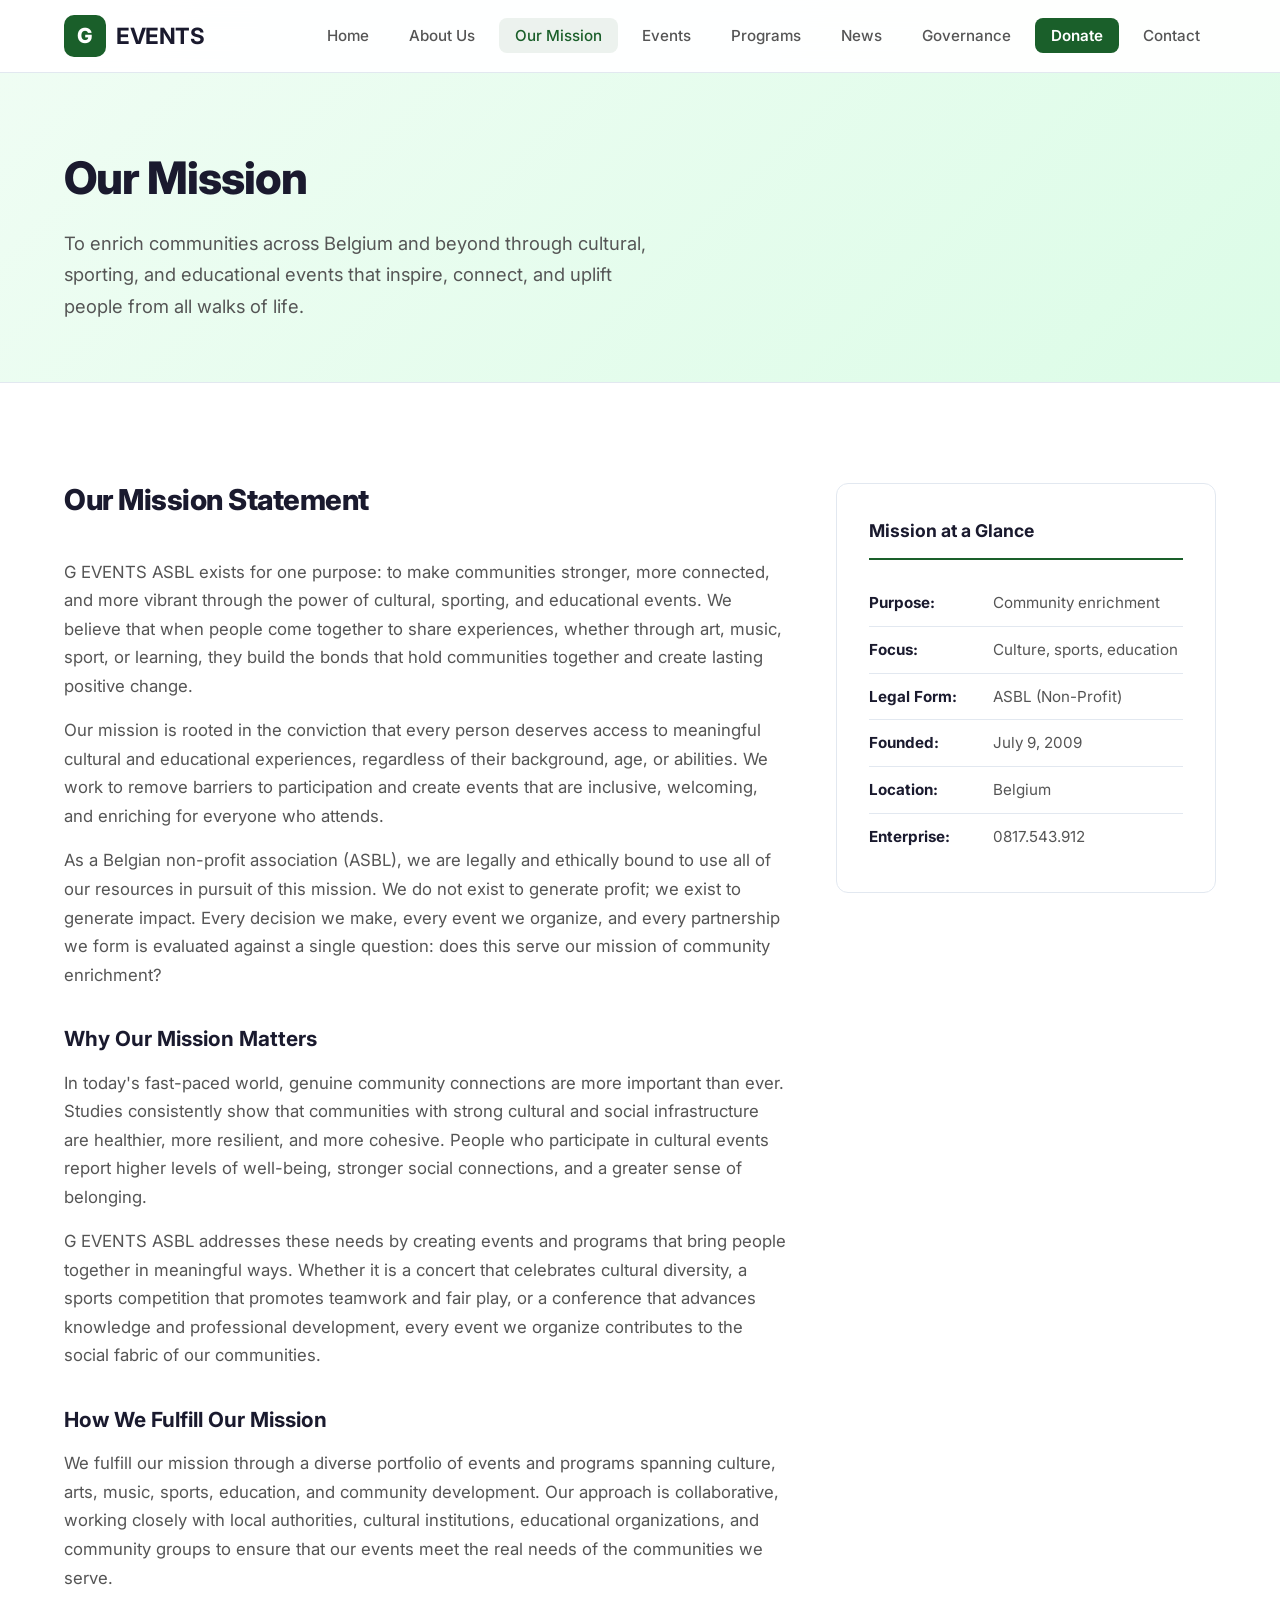
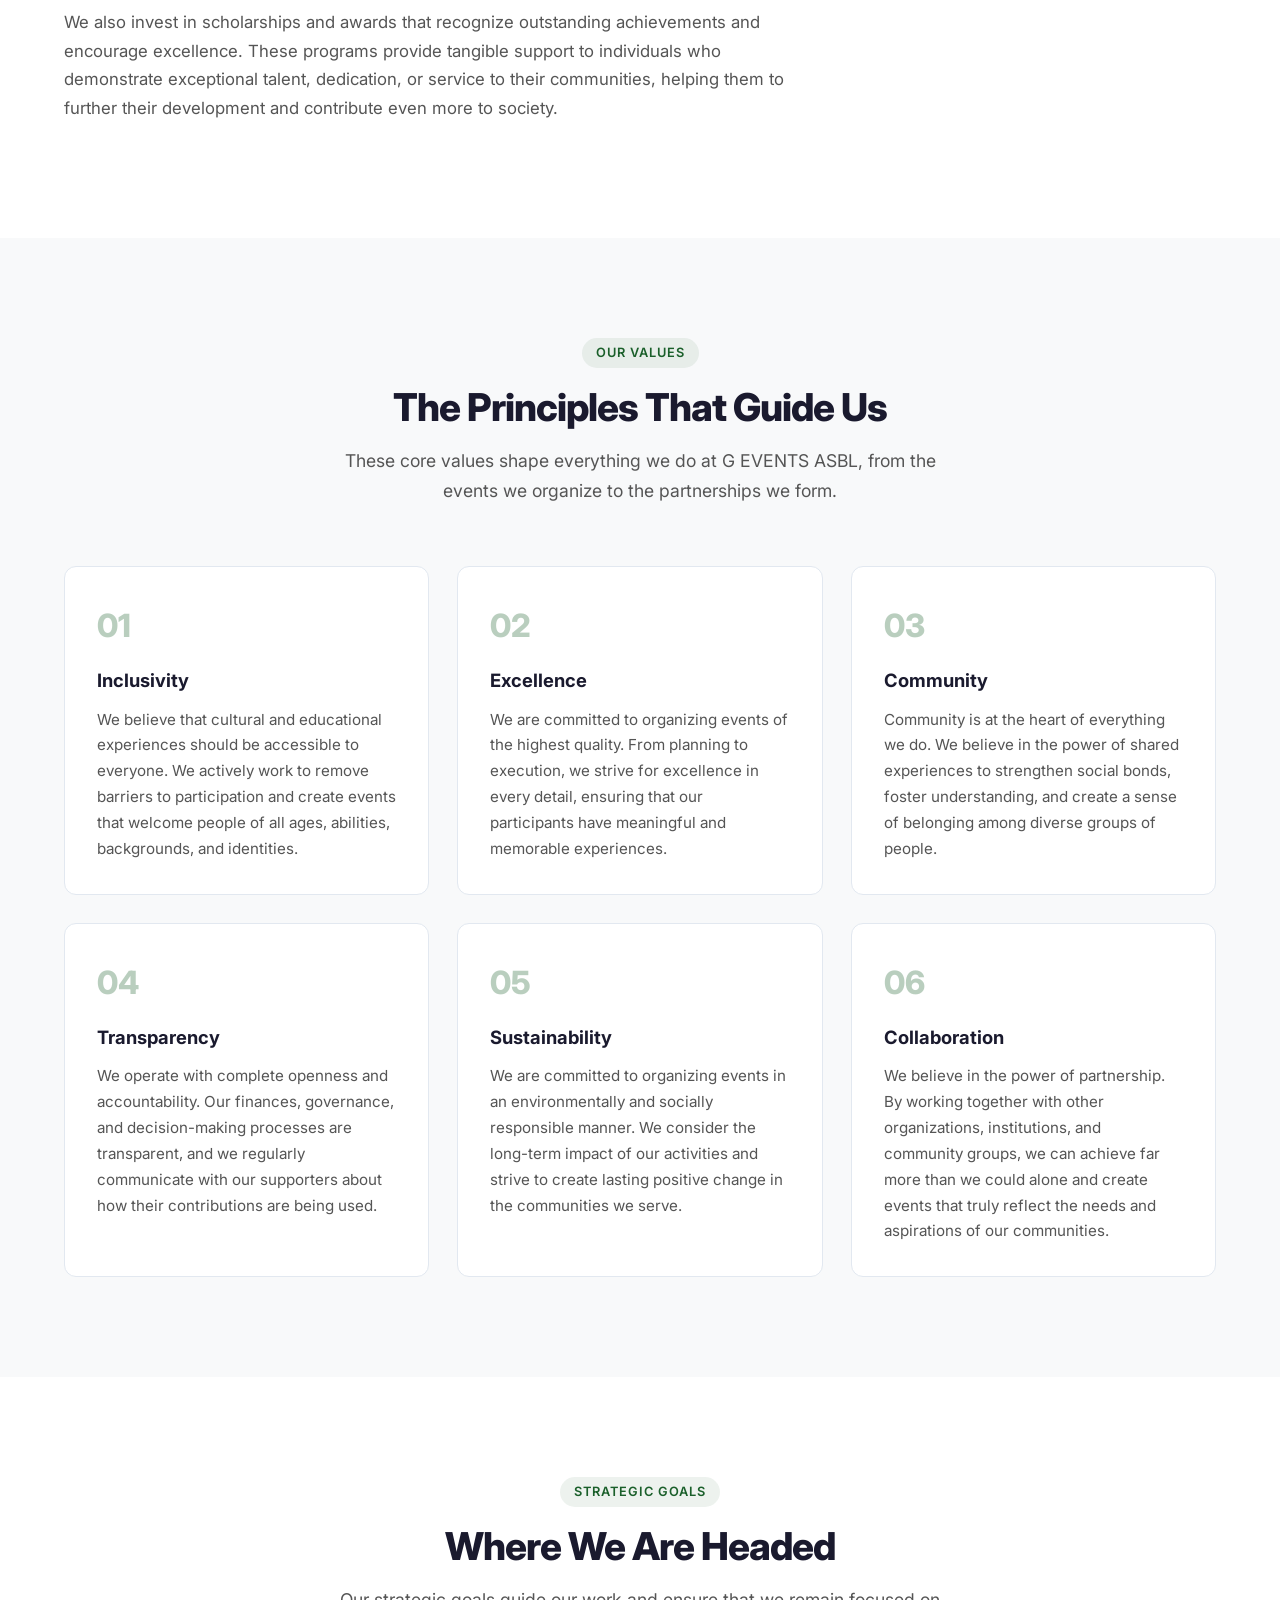
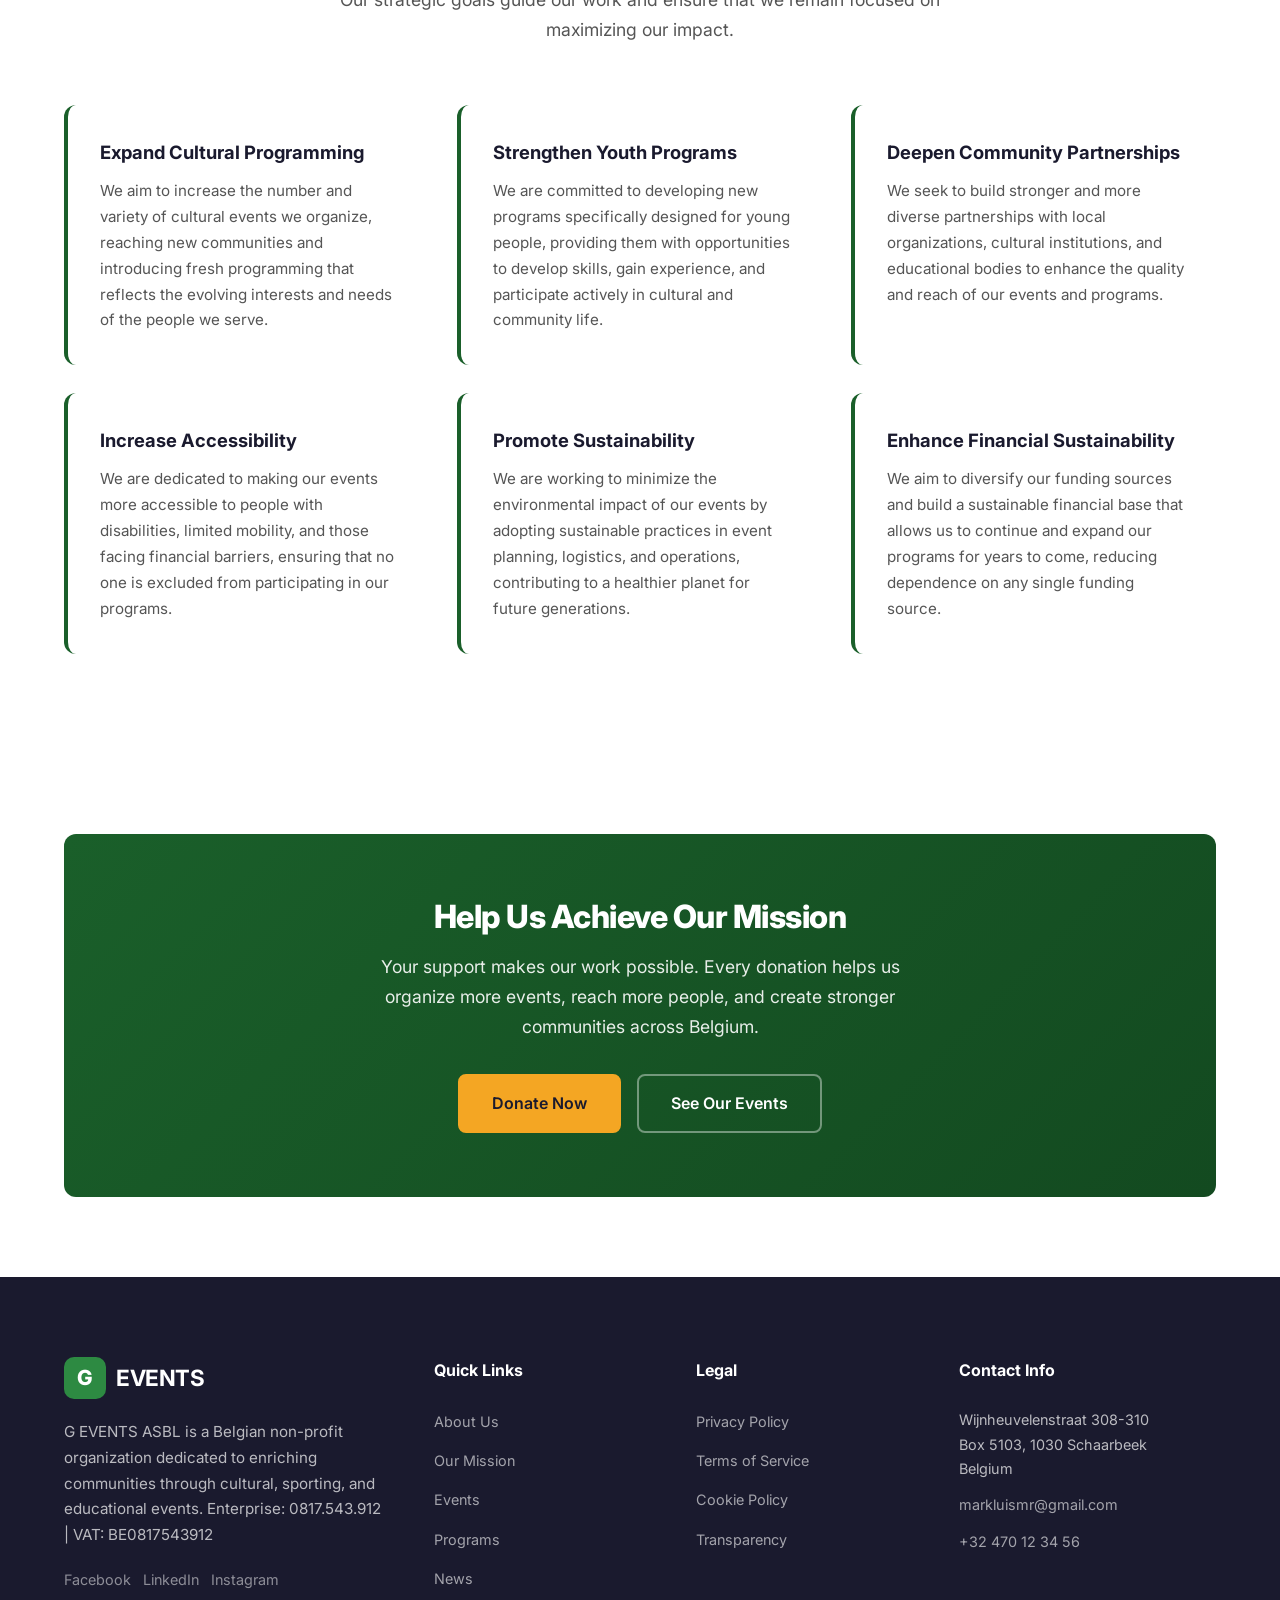
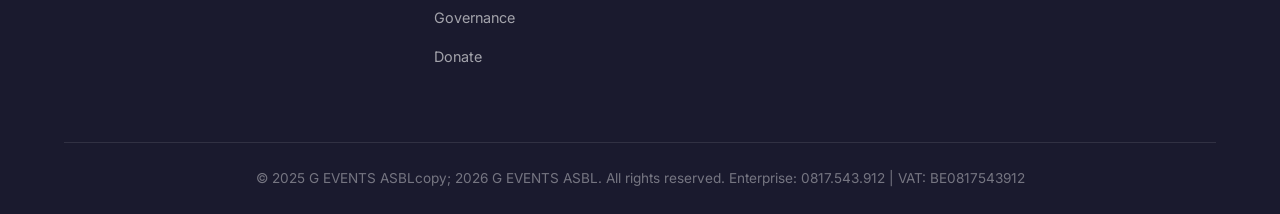
<file: mission.html>
<!DOCTYPE html>
<html lang="en">
<head>
    <!-- Google tag (gtag.js) -->
    <script async src="https://www.googletagmanager.com/gtag/js?id=AW-18327905346"></script>
    <script>
      window.dataLayer = window.dataLayer || [];
      function gtag(){dataLayer.push(arguments);}
      gtag('js', new Date());
      gtag('config', 'AW-18327905346');
    </script>
    <meta charset="UTF-8">
    <meta name="viewport" content="width=device-width, initial-scale=1.0">
    <title>Our Mission - G EVENTS ASBL</title>
    <meta name="description" content="Discover the mission, values, and goals of G EVENTS ASBL. We are committed to enriching communities through cultural, sporting, and educational events in Belgium.">
    <link rel="preconnect" href="https://fonts.googleapis.com">
    <link rel="preconnect" href="https://fonts.gstatic.com" crossorigin>
    <link href="https://fonts.googleapis.com/css2?family=Inter:wght@300;400;500;600;700;800&display=swap" rel="stylesheet">
    <link rel="stylesheet" href="css/style.css">
    <link rel="icon" type="image/svg+xml" href="data:image/svg+xml,<svg xmlns='http://www.w3.org/2000/svg' viewBox='0 0 100 100'><text y='.9em' font-size='90'>🎯</text></svg>">
</head>
<body>
    <nav class="navbar">
        <div class="container nav-container">
            <a href="index.html" class="logo">
                <span class="logo-icon">G</span>
                <span class="logo-text">EVENTS</span>
            </a>
            <button class="nav-toggle" aria-label="Toggle navigation">
                <span></span><span></span><span></span>
            </button>
            <ul class="nav-links">
                <li><a href="index.html">Home</a></li>
                <li><a href="about.html">About Us</a></li>
                <li><a href="mission.html" class="active">Our Mission</a></li>
                <li><a href="events.html">Events</a></li>
                <li><a href="programs.html">Programs</a></li>
                <li><a href="news.html">News</a></li>
                <li><a href="governance.html">Governance</a></li>
                <li><a href="donate.html" class="nav-donate">Donate</a></li>
                <li><a href="contact.html">Contact</a></li>
            </ul>
        </div>
    </nav>

    <header class="page-header">
        <div class="container">
            <h1>Our Mission</h1>
            <p>To enrich communities across Belgium and beyond through cultural, sporting, and educational events that inspire, connect, and uplift people from all walks of life.</p>
        </div>
    </header>

    <section class="section">
        <div class="container">
            <div class="content-grid">
                <div class="content-text">
                    <h2>Our Mission Statement</h2>
                    <p>G EVENTS ASBL exists for one purpose: to make communities stronger, more connected, and more vibrant through the power of cultural, sporting, and educational events. We believe that when people come together to share experiences, whether through art, music, sport, or learning, they build the bonds that hold communities together and create lasting positive change.</p>
                    <p>Our mission is rooted in the conviction that every person deserves access to meaningful cultural and educational experiences, regardless of their background, age, or abilities. We work to remove barriers to participation and create events that are inclusive, welcoming, and enriching for everyone who attends.</p>
                    <p>As a Belgian non-profit association (ASBL), we are legally and ethically bound to use all of our resources in pursuit of this mission. We do not exist to generate profit; we exist to generate impact. Every decision we make, every event we organize, and every partnership we form is evaluated against a single question: does this serve our mission of community enrichment?</p>

                    <h3>Why Our Mission Matters</h3>
                    <p>In today's fast-paced world, genuine community connections are more important than ever. Studies consistently show that communities with strong cultural and social infrastructure are healthier, more resilient, and more cohesive. People who participate in cultural events report higher levels of well-being, stronger social connections, and a greater sense of belonging.</p>
                    <p>G EVENTS ASBL addresses these needs by creating events and programs that bring people together in meaningful ways. Whether it is a concert that celebrates cultural diversity, a sports competition that promotes teamwork and fair play, or a conference that advances knowledge and professional development, every event we organize contributes to the social fabric of our communities.</p>

                    <h3>How We Fulfill Our Mission</h3>
                    <p>We fulfill our mission through a diverse portfolio of events and programs spanning culture, arts, music, sports, education, and community development. Our approach is collaborative, working closely with local authorities, cultural institutions, educational organizations, and community groups to ensure that our events meet the real needs of the communities we serve.</p>
                    <p>We also invest in scholarships and awards that recognize outstanding achievements and encourage excellence. These programs provide tangible support to individuals who demonstrate exceptional talent, dedication, or service to their communities, helping them to further their development and contribute even more to society.</p>
                </div>
                <div class="info-card">
                    <h4>Mission at a Glance</h4>
                    <ul class="info-list">
                        <li><strong>Purpose:</strong> Community enrichment</li>
                        <li><strong>Focus:</strong> Culture, sports, education</li>
                        <li><strong>Legal Form:</strong> ASBL (Non-Profit)</li>
                        <li><strong>Founded:</strong> July 9, 2009</li>
                        <li><strong>Location:</strong> Belgium</li>
                        <li><strong>Enterprise:</strong> 0817.543.912</li>
                    </ul>
                </div>
            </div>
        </div>
    </section>

    <section class="section section-alt">
        <div class="container">
            <div class="section-header">
                <span class="section-tag">Our Values</span>
                <h2>The Principles That Guide Us</h2>
                <p>These core values shape everything we do at G EVENTS ASBL, from the events we organize to the partnerships we form.</p>
            </div>
            <div class="values-grid">
                <div class="value-card">
                    <div class="value-number">01</div>
                    <h3>Inclusivity</h3>
                    <p>We believe that cultural and educational experiences should be accessible to everyone. We actively work to remove barriers to participation and create events that welcome people of all ages, abilities, backgrounds, and identities.</p>
                </div>
                <div class="value-card">
                    <div class="value-number">02</div>
                    <h3>Excellence</h3>
                    <p>We are committed to organizing events of the highest quality. From planning to execution, we strive for excellence in every detail, ensuring that our participants have meaningful and memorable experiences.</p>
                </div>
                <div class="value-card">
                    <div class="value-number">03</div>
                    <h3>Community</h3>
                    <p>Community is at the heart of everything we do. We believe in the power of shared experiences to strengthen social bonds, foster understanding, and create a sense of belonging among diverse groups of people.</p>
                </div>
                <div class="value-card">
                    <div class="value-number">04</div>
                    <h3>Transparency</h3>
                    <p>We operate with complete openness and accountability. Our finances, governance, and decision-making processes are transparent, and we regularly communicate with our supporters about how their contributions are being used.</p>
                </div>
                <div class="value-card">
                    <div class="value-number">05</div>
                    <h3>Sustainability</h3>
                    <p>We are committed to organizing events in an environmentally and socially responsible manner. We consider the long-term impact of our activities and strive to create lasting positive change in the communities we serve.</p>
                </div>
                <div class="value-card">
                    <div class="value-number">06</div>
                    <h3>Collaboration</h3>
                    <p>We believe in the power of partnership. By working together with other organizations, institutions, and community groups, we can achieve far more than we could alone and create events that truly reflect the needs and aspirations of our communities.</p>
                </div>
            </div>
        </div>
    </section>

    <section class="section">
        <div class="container">
            <div class="section-header">
                <span class="section-tag">Strategic Goals</span>
                <h2>Where We Are Headed</h2>
                <p>Our strategic goals guide our work and ensure that we remain focused on maximizing our impact.</p>
            </div>
            <div class="goals-grid">
                <div class="goal-card">
                    <h3>Expand Cultural Programming</h3>
                    <p>We aim to increase the number and variety of cultural events we organize, reaching new communities and introducing fresh programming that reflects the evolving interests and needs of the people we serve.</p>
                </div>
                <div class="goal-card">
                    <h3>Strengthen Youth Programs</h3>
                    <p>We are committed to developing new programs specifically designed for young people, providing them with opportunities to develop skills, gain experience, and participate actively in cultural and community life.</p>
                </div>
                <div class="goal-card">
                    <h3>Deepen Community Partnerships</h3>
                    <p>We seek to build stronger and more diverse partnerships with local organizations, cultural institutions, and educational bodies to enhance the quality and reach of our events and programs.</p>
                </div>
                <div class="goal-card">
                    <h3>Increase Accessibility</h3>
                    <p>We are dedicated to making our events more accessible to people with disabilities, limited mobility, and those facing financial barriers, ensuring that no one is excluded from participating in our programs.</p>
                </div>
                <div class="goal-card">
                    <h3>Promote Sustainability</h3>
                    <p>We are working to minimize the environmental impact of our events by adopting sustainable practices in event planning, logistics, and operations, contributing to a healthier planet for future generations.</p>
                </div>
                <div class="goal-card">
                    <h3>Enhance Financial Sustainability</h3>
                    <p>We aim to diversify our funding sources and build a sustainable financial base that allows us to continue and expand our programs for years to come, reducing dependence on any single funding source.</p>
                </div>
            </div>
        </div>
    </section>

    <section class="section cta-section">
        <div class="container">
            <div class="cta-box">
                <h2>Help Us Achieve Our Mission</h2>
                <p>Your support makes our work possible. Every donation helps us organize more events, reach more people, and create stronger communities across Belgium.</p>
                <div class="cta-buttons">
                    <a href="donate.html" class="btn btn-accent">Donate Now</a>
                    <a href="events.html" class="btn btn-outline-light">See Our Events</a>
                </div>
            </div>
        </div>
    </section>

    <footer class="footer">
        <div class="container">
            <div class="footer-grid">
                <div class="footer-col">
                    <a href="index.html" class="logo footer-logo">
                        <span class="logo-icon">G</span>
                        <span class="logo-text">EVENTS</span>
                    </a>
                    <p class="footer-desc">G EVENTS ASBL is a Belgian non-profit organization dedicated to enriching communities through cultural, sporting, and educational events. Enterprise: 0817.543.912 | VAT: BE0817543912</p>
                    <div class="footer-social">
                        <a href="https://www.facebook.com/geventsasbl" aria-label="Facebook" class="social-link" target="_blank" rel="noopener">Facebook</a>
                        <a href="https://www.linkedin.com/company/g-events-asbl" aria-label="LinkedIn" class="social-link" target="_blank" rel="noopener">LinkedIn</a>
                        <a href="https://www.instagram.com/g-events-asbl" aria-label="Instagram" class="social-link" target="_blank" rel="noopener">Instagram</a>
                    </div>
                </div>
                <div class="footer-col">
                    <h4>Quick Links</h4>
                    <ul>
                        <li><a href="about.html">About Us</a></li>
                        <li><a href="mission.html">Our Mission</a></li>
                        <li><a href="events.html">Events</a></li>
                <li><a href="programs.html">Programs</a></li>
                <li><a href="news.html">News</a></li>
                        <li><a href="governance.html">Governance</a></li>
                        <li><a href="donate.html">Donate</a></li>
                    </ul>
                </div>
                <div class="footer-col">
                    <h4>Legal</h4>
                    <ul>
                        <li><a href="privacy.html">Privacy Policy</a></li>
                        <li><a href="terms.html">Terms of Service</a></li>
                        <li><a href="cookie-policy.html">Cookie Policy</a></li>
                        <li><a href="transparency.html">Transparency</a></li>
                    </ul>
                </div>
                <div class="footer-col">
                    <h4>Contact Info</h4>
                    <ul class="contact-info">
                        <li>Wijnheuvelenstraat 308-310<br>Box 5103, 1030 Schaarbeek<br>Belgium</li>
                        <li><a href="mailto:markluismr@gmail.com">markluismr@gmail.com</a></li>
                        <li><a href="tel:+32470123456">+32 470 12 34 56</a></li>
                    </ul>
                </div>
            </div>
            <div class="footer-bottom">
                <p>&copy; 2025 G EVENTS ASBLcopy; 2026 G EVENTS ASBL. All rights reserved. Enterprise: 0817.543.912 | VAT: BE0817543912</p>
            </div>
        </div>
    </footer>

    <script src="js/main.js"></script>
</body>
</html>
</file>
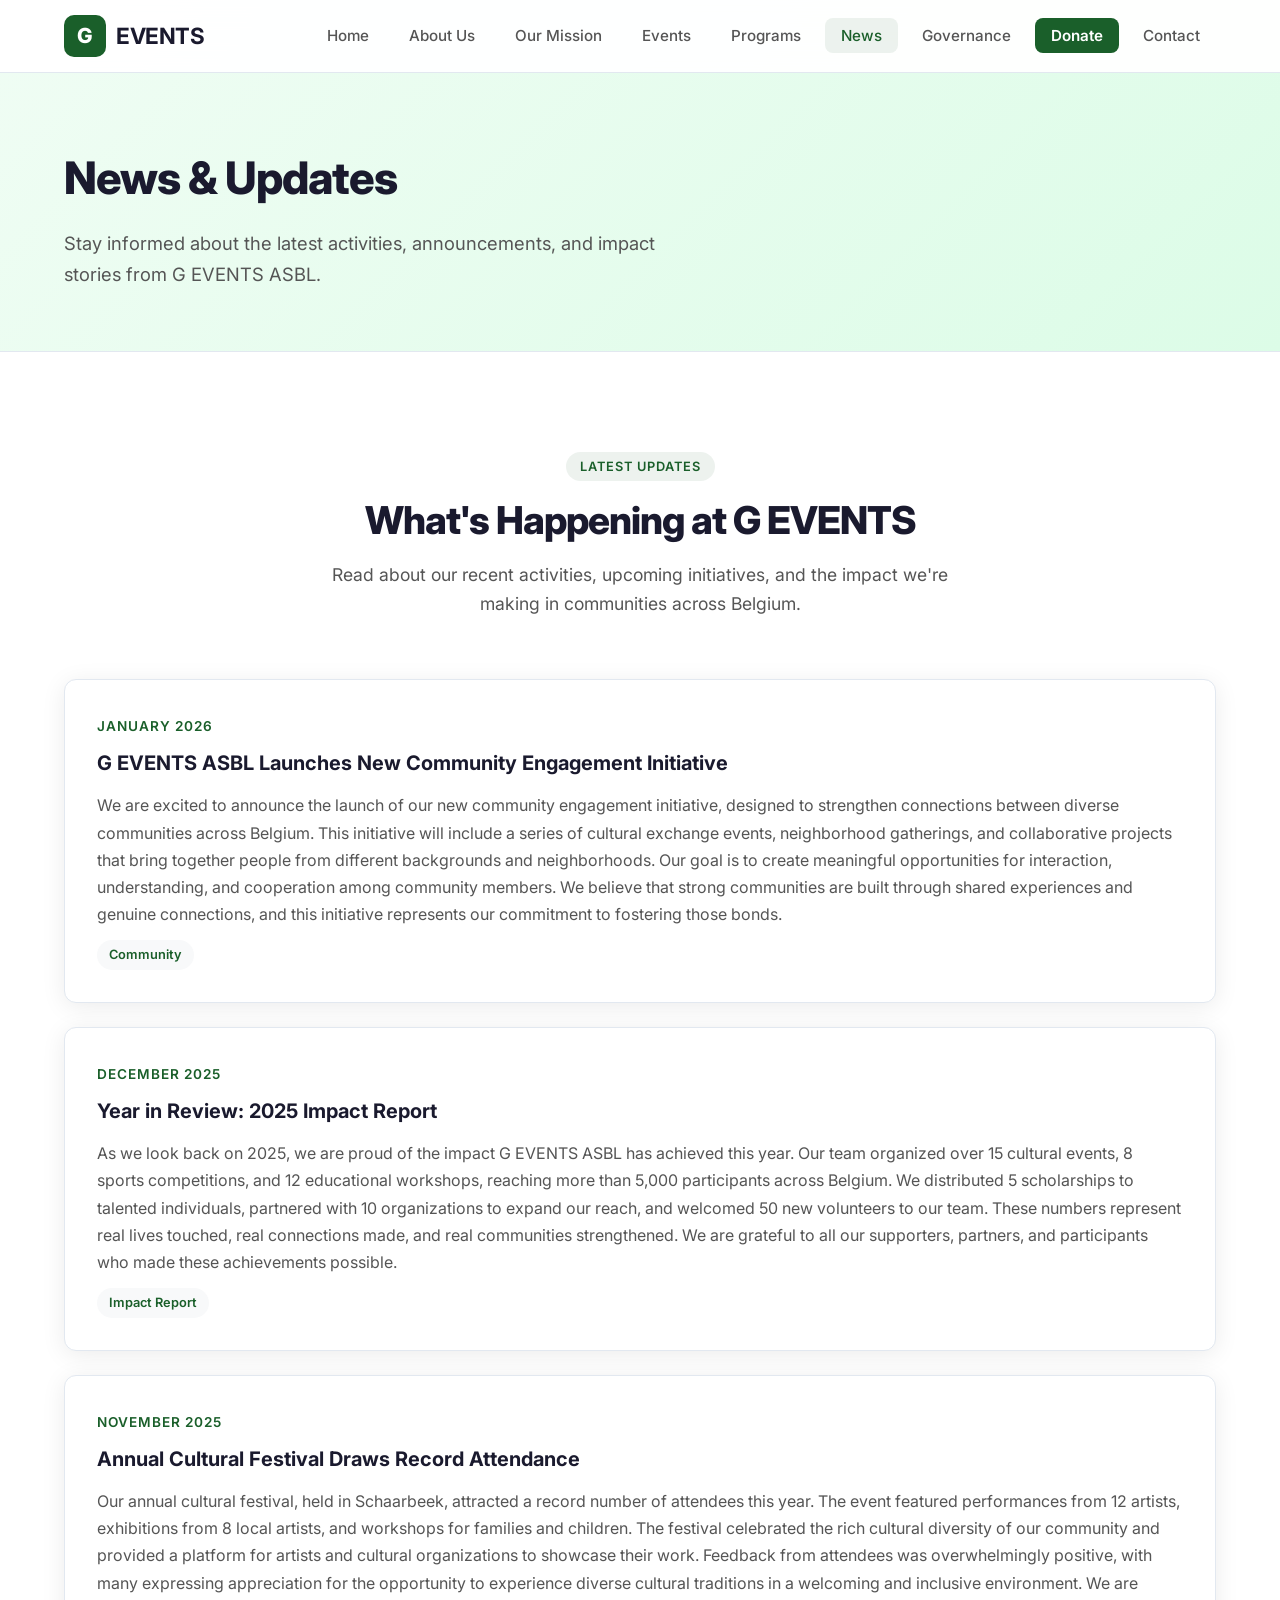
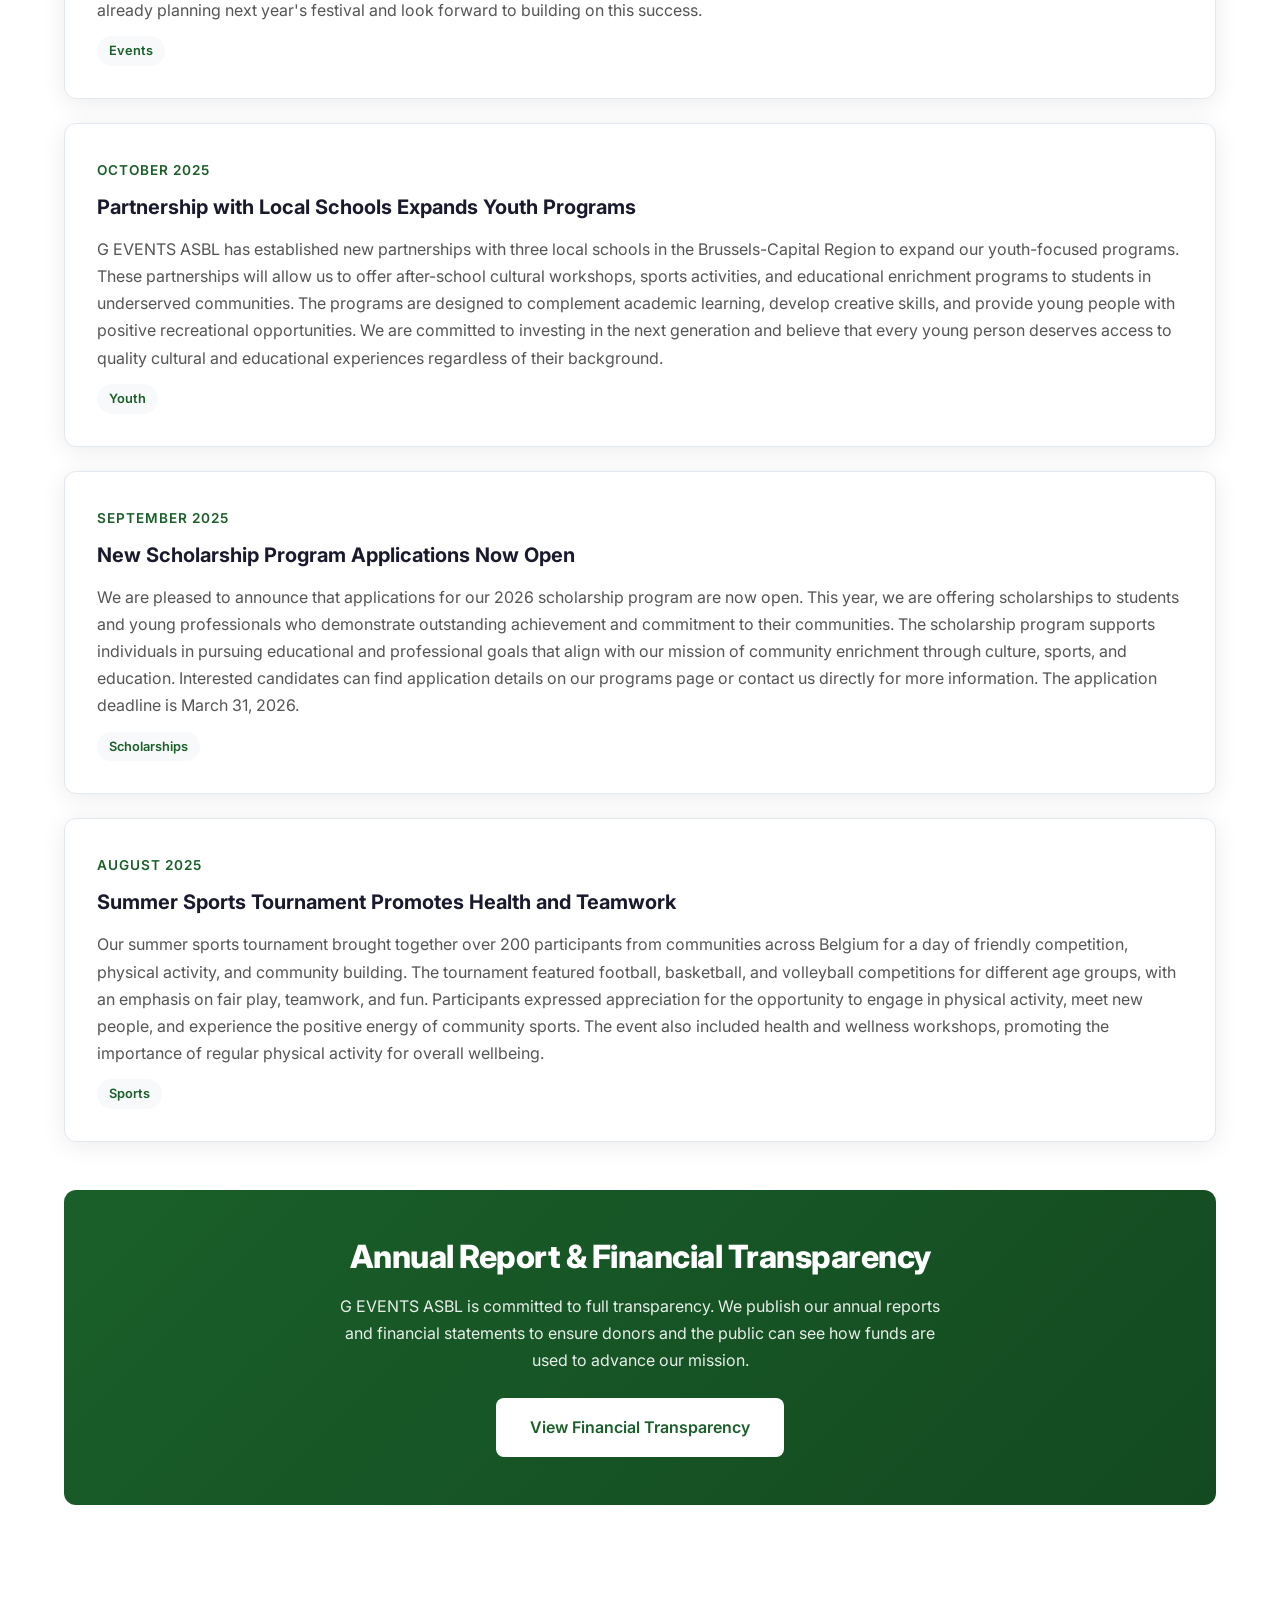
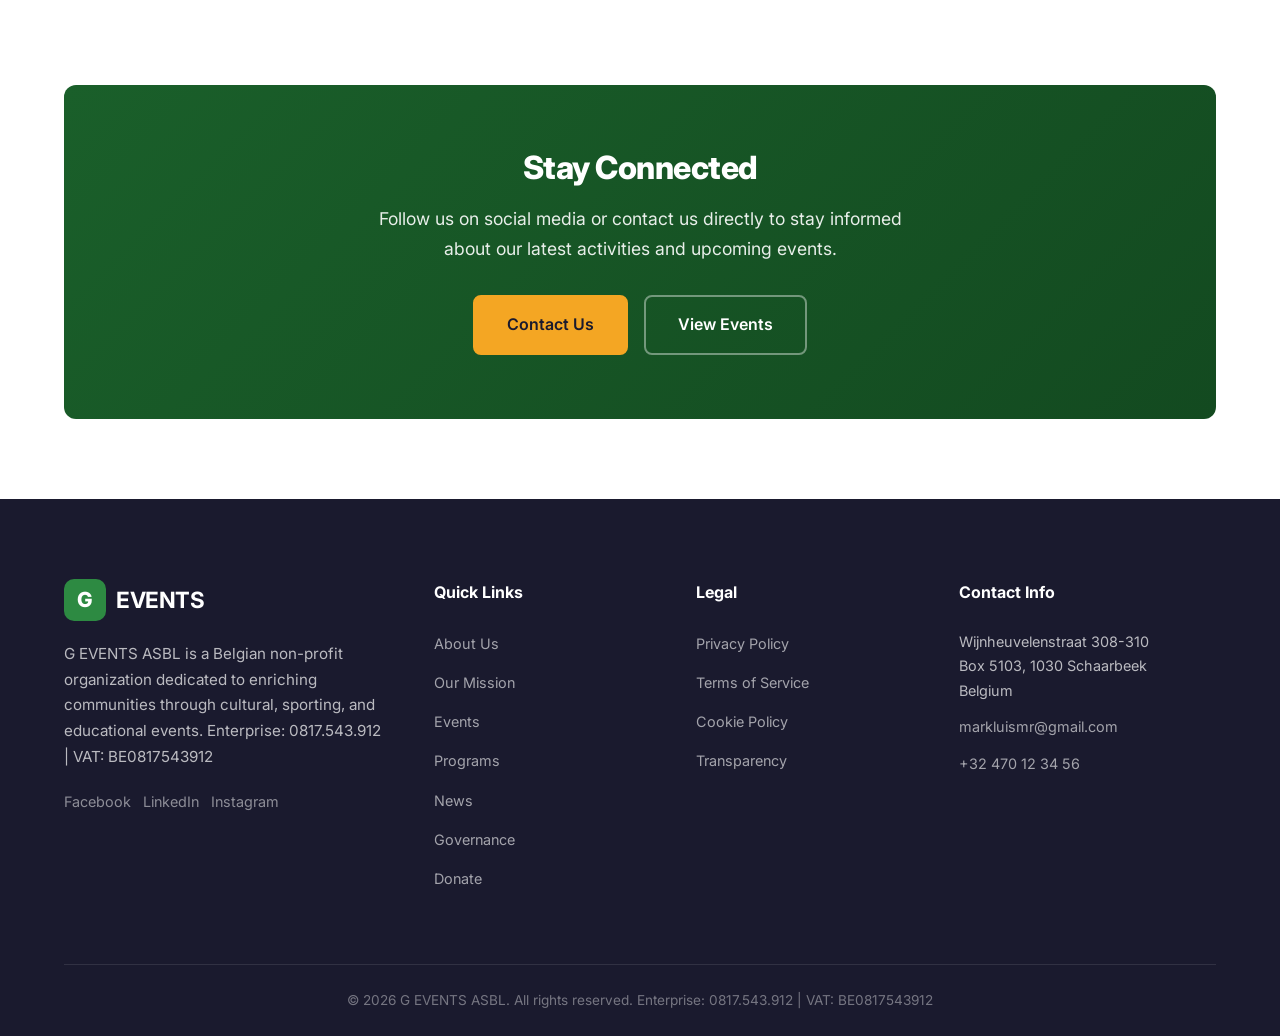
<file: news.html>
<!DOCTYPE html>
<html lang="en">
<head>
    <!-- Google tag (gtag.js) -->
    <script async src="https://www.googletagmanager.com/gtag/js?id=AW-18327905346"></script>
    <script>
      window.dataLayer = window.dataLayer || [];
      function gtag(){dataLayer.push(arguments);}
      gtag('js', new Date());
      gtag('config', 'AW-18327905346');
    </script>
    <meta charset="UTF-8">
    <meta name="viewport" content="width=device-width, initial-scale=1.0">
    <title>News &amp; Updates - G EVENTS ASBL</title>
    <meta name="description" content="Stay updated with the latest news, announcements, and activities from G EVENTS ASBL. Read about our events, programs, and community impact across Belgium.">
    <link rel="preconnect" href="https://fonts.googleapis.com">
    <link rel="preconnect" href="https://fonts.gstatic.com" crossorigin>
    <link href="https://fonts.googleapis.com/css2?family=Inter:wght@300;400;500;600;700;800&display=swap" rel="stylesheet">
    <link rel="stylesheet" href="css/style.css">
    <link rel="icon" type="image/svg+xml" href="data:image/svg+xml,<svg xmlns='http://www.w3.org/2000/svg' viewBox='0 0 100 100'><text y='.9em' font-size='90'>🎯</text></svg>">
    <style>
        .news-card {
            background: var(--bg);
            border: 1px solid var(--border);
            border-radius: var(--radius);
            padding: 32px;
            margin-bottom: 24px;
            box-shadow: var(--shadow);
            transition: transform var(--transition);
        }
        .news-card:hover { transform: translateY(-2px); box-shadow: var(--shadow-lg); }
        .news-date {
            display: inline-block;
            font-size: 0.85rem;
            color: var(--primary);
            font-weight: 600;
            margin-bottom: 8px;
            text-transform: uppercase;
            letter-spacing: 1px;
        }
        .news-card h3 {
            font-size: 1.25rem;
            font-weight: 700;
            margin-bottom: 12px;
            color: var(--text);
        }
        .news-card p {
            color: var(--text-light);
            line-height: 1.7;
        }
        .news-tag {
            display: inline-block;
            background: var(--bg-alt);
            color: var(--primary);
            font-size: 0.8rem;
            font-weight: 600;
            padding: 4px 12px;
            border-radius: 20px;
            margin-top: 12px;
        }
        .annual-report-box {
            background: linear-gradient(135deg, var(--primary), var(--primary-dark));
            color: white;
            border-radius: var(--radius);
            padding: 48px;
            text-align: center;
            margin-top: 48px;
        }
        .annual-report-box h2 { color: white; margin-bottom: 16px; }
        .annual-report-box p { color: rgba(255,255,255,0.9); margin-bottom: 24px; max-width: 600px; margin-left: auto; margin-right: auto; }
        .annual-report-box .btn {
            background: white;
            color: var(--primary);
            font-weight: 600;
        }
        .annual-report-box .btn:hover {
            background: var(--accent);
            color: white;
        }
    </style>
</head>
<body>
    <nav class="navbar">
        <div class="container nav-container">
            <a href="index.html" class="logo">
                <span class="logo-icon">G</span>
                <span class="logo-text">EVENTS</span>
            </a>
            <button class="nav-toggle" aria-label="Toggle navigation">
                <span></span><span></span><span></span>
            </button>
            <ul class="nav-links">
                <li><a href="index.html">Home</a></li>
                <li><a href="about.html">About Us</a></li>
                <li><a href="mission.html">Our Mission</a></li>
                <li><a href="events.html">Events</a></li>
                <li><a href="programs.html">Programs</a></li>
                <li><a href="news.html" class="active">News</a></li>
                <li><a href="governance.html">Governance</a></li>
                <li><a href="donate.html" class="nav-donate">Donate</a></li>
                <li><a href="contact.html">Contact</a></li>
            </ul>
        </div>
    </nav>

    <header class="page-header">
        <div class="container">
            <h1>News &amp; Updates</h1>
            <p>Stay informed about the latest activities, announcements, and impact stories from G EVENTS ASBL.</p>
        </div>
    </header>

    <section class="section">
        <div class="container">
            <div class="section-header">
                <span class="section-tag">Latest Updates</span>
                <h2>What's Happening at G EVENTS</h2>
                <p>Read about our recent activities, upcoming initiatives, and the impact we're making in communities across Belgium.</p>
            </div>

            <div class="news-card">
                <span class="news-date">January 2026</span>
                <h3>G EVENTS ASBL Launches New Community Engagement Initiative</h3>
                <p>We are excited to announce the launch of our new community engagement initiative, designed to strengthen connections between diverse communities across Belgium. This initiative will include a series of cultural exchange events, neighborhood gatherings, and collaborative projects that bring together people from different backgrounds and neighborhoods. Our goal is to create meaningful opportunities for interaction, understanding, and cooperation among community members. We believe that strong communities are built through shared experiences and genuine connections, and this initiative represents our commitment to fostering those bonds.</p>
                <span class="news-tag">Community</span>
            </div>

            <div class="news-card">
                <span class="news-date">December 2025</span>
                <h3>Year in Review: 2025 Impact Report</h3>
                <p>As we look back on 2025, we are proud of the impact G EVENTS ASBL has achieved this year. Our team organized over 15 cultural events, 8 sports competitions, and 12 educational workshops, reaching more than 5,000 participants across Belgium. We distributed 5 scholarships to talented individuals, partnered with 10 organizations to expand our reach, and welcomed 50 new volunteers to our team. These numbers represent real lives touched, real connections made, and real communities strengthened. We are grateful to all our supporters, partners, and participants who made these achievements possible.</p>
                <span class="news-tag">Impact Report</span>
            </div>

            <div class="news-card">
                <span class="news-date">November 2025</span>
                <h3>Annual Cultural Festival Draws Record Attendance</h3>
                <p>Our annual cultural festival, held in Schaarbeek, attracted a record number of attendees this year. The event featured performances from 12 artists, exhibitions from 8 local artists, and workshops for families and children. The festival celebrated the rich cultural diversity of our community and provided a platform for artists and cultural organizations to showcase their work. Feedback from attendees was overwhelmingly positive, with many expressing appreciation for the opportunity to experience diverse cultural traditions in a welcoming and inclusive environment. We are already planning next year's festival and look forward to building on this success.</p>
                <span class="news-tag">Events</span>
            </div>

            <div class="news-card">
                <span class="news-date">October 2025</span>
                <h3>Partnership with Local Schools Expands Youth Programs</h3>
                <p>G EVENTS ASBL has established new partnerships with three local schools in the Brussels-Capital Region to expand our youth-focused programs. These partnerships will allow us to offer after-school cultural workshops, sports activities, and educational enrichment programs to students in underserved communities. The programs are designed to complement academic learning, develop creative skills, and provide young people with positive recreational opportunities. We are committed to investing in the next generation and believe that every young person deserves access to quality cultural and educational experiences regardless of their background.</p>
                <span class="news-tag">Youth</span>
            </div>

            <div class="news-card">
                <span class="news-date">September 2025</span>
                <h3>New Scholarship Program Applications Now Open</h3>
                <p>We are pleased to announce that applications for our 2026 scholarship program are now open. This year, we are offering scholarships to students and young professionals who demonstrate outstanding achievement and commitment to their communities. The scholarship program supports individuals in pursuing educational and professional goals that align with our mission of community enrichment through culture, sports, and education. Interested candidates can find application details on our programs page or contact us directly for more information. The application deadline is March 31, 2026.</p>
                <span class="news-tag">Scholarships</span>
            </div>

            <div class="news-card">
                <span class="news-date">August 2025</span>
                <h3>Summer Sports Tournament Promotes Health and Teamwork</h3>
                <p>Our summer sports tournament brought together over 200 participants from communities across Belgium for a day of friendly competition, physical activity, and community building. The tournament featured football, basketball, and volleyball competitions for different age groups, with an emphasis on fair play, teamwork, and fun. Participants expressed appreciation for the opportunity to engage in physical activity, meet new people, and experience the positive energy of community sports. The event also included health and wellness workshops, promoting the importance of regular physical activity for overall wellbeing.</p>
                <span class="news-tag">Sports</span>
            </div>

            <div class="annual-report-box">
                <h2>Annual Report &amp; Financial Transparency</h2>
                <p>G EVENTS ASBL is committed to full transparency. We publish our annual reports and financial statements to ensure donors and the public can see how funds are used to advance our mission.</p>
                <a href="transparency.html" class="btn">View Financial Transparency</a>
            </div>
        </div>
    </section>

    <section class="section cta-section">
        <div class="container">
            <div class="cta-box">
                <h2>Stay Connected</h2>
                <p>Follow us on social media or contact us directly to stay informed about our latest activities and upcoming events.</p>
                <div class="cta-buttons">
                    <a href="contact.html" class="btn btn-accent">Contact Us</a>
                    <a href="events.html" class="btn btn-outline-light">View Events</a>
                </div>
            </div>
        </div>
    </section>

    <footer class="footer">
        <div class="container">
            <div class="footer-grid">
                <div class="footer-col">
                    <a href="index.html" class="logo footer-logo">
                        <span class="logo-icon">G</span>
                        <span class="logo-text">EVENTS</span>
                    </a>
                    <p class="footer-desc">G EVENTS ASBL is a Belgian non-profit organization dedicated to enriching communities through cultural, sporting, and educational events. Enterprise: 0817.543.912 | VAT: BE0817543912</p>
                    <div class="footer-social">
                        <a href="https://www.facebook.com/geventsasbl" aria-label="Facebook" class="social-link" target="_blank" rel="noopener">Facebook</a>
                        <a href="https://www.linkedin.com/company/g-events-asbl" aria-label="LinkedIn" class="social-link" target="_blank" rel="noopener">LinkedIn</a>
                        <a href="https://www.instagram.com/g-events-asbl" aria-label="Instagram" class="social-link" target="_blank" rel="noopener">Instagram</a>
                    </div>
                </div>
                <div class="footer-col">
                    <h4>Quick Links</h4>
                    <ul>
                        <li><a href="about.html">About Us</a></li>
                        <li><a href="mission.html">Our Mission</a></li>
                        <li><a href="events.html">Events</a></li>
                        <li><a href="programs.html">Programs</a></li>
                        <li><a href="news.html">News</a></li>
                        <li><a href="governance.html">Governance</a></li>
                        <li><a href="donate.html">Donate</a></li>
                    </ul>
                </div>
                <div class="footer-col">
                    <h4>Legal</h4>
                    <ul>
                        <li><a href="privacy.html">Privacy Policy</a></li>
                        <li><a href="terms.html">Terms of Service</a></li>
                        <li><a href="cookie-policy.html">Cookie Policy</a></li>
                        <li><a href="transparency.html">Transparency</a></li>
                    </ul>
                </div>
                <div class="footer-col">
                    <h4>Contact Info</h4>
                    <ul class="contact-info">
                        <li>Wijnheuvelenstraat 308-310<br>Box 5103, 1030 Schaarbeek<br>Belgium</li>
                        <li><a href="mailto:markluismr@gmail.com">markluismr@gmail.com</a></li>
                        <li><a href="tel:+32470123456">+32 470 12 34 56</a></li>
                    </ul>
                </div>
            </div>
            <div class="footer-bottom">
                <p>&copy; 2026 G EVENTS ASBL. All rights reserved. Enterprise: 0817.543.912 | VAT: BE0817543912</p>
            </div>
        </div>
    </footer>

    <script src="js/main.js"></script>
</body>
</html>
</file>
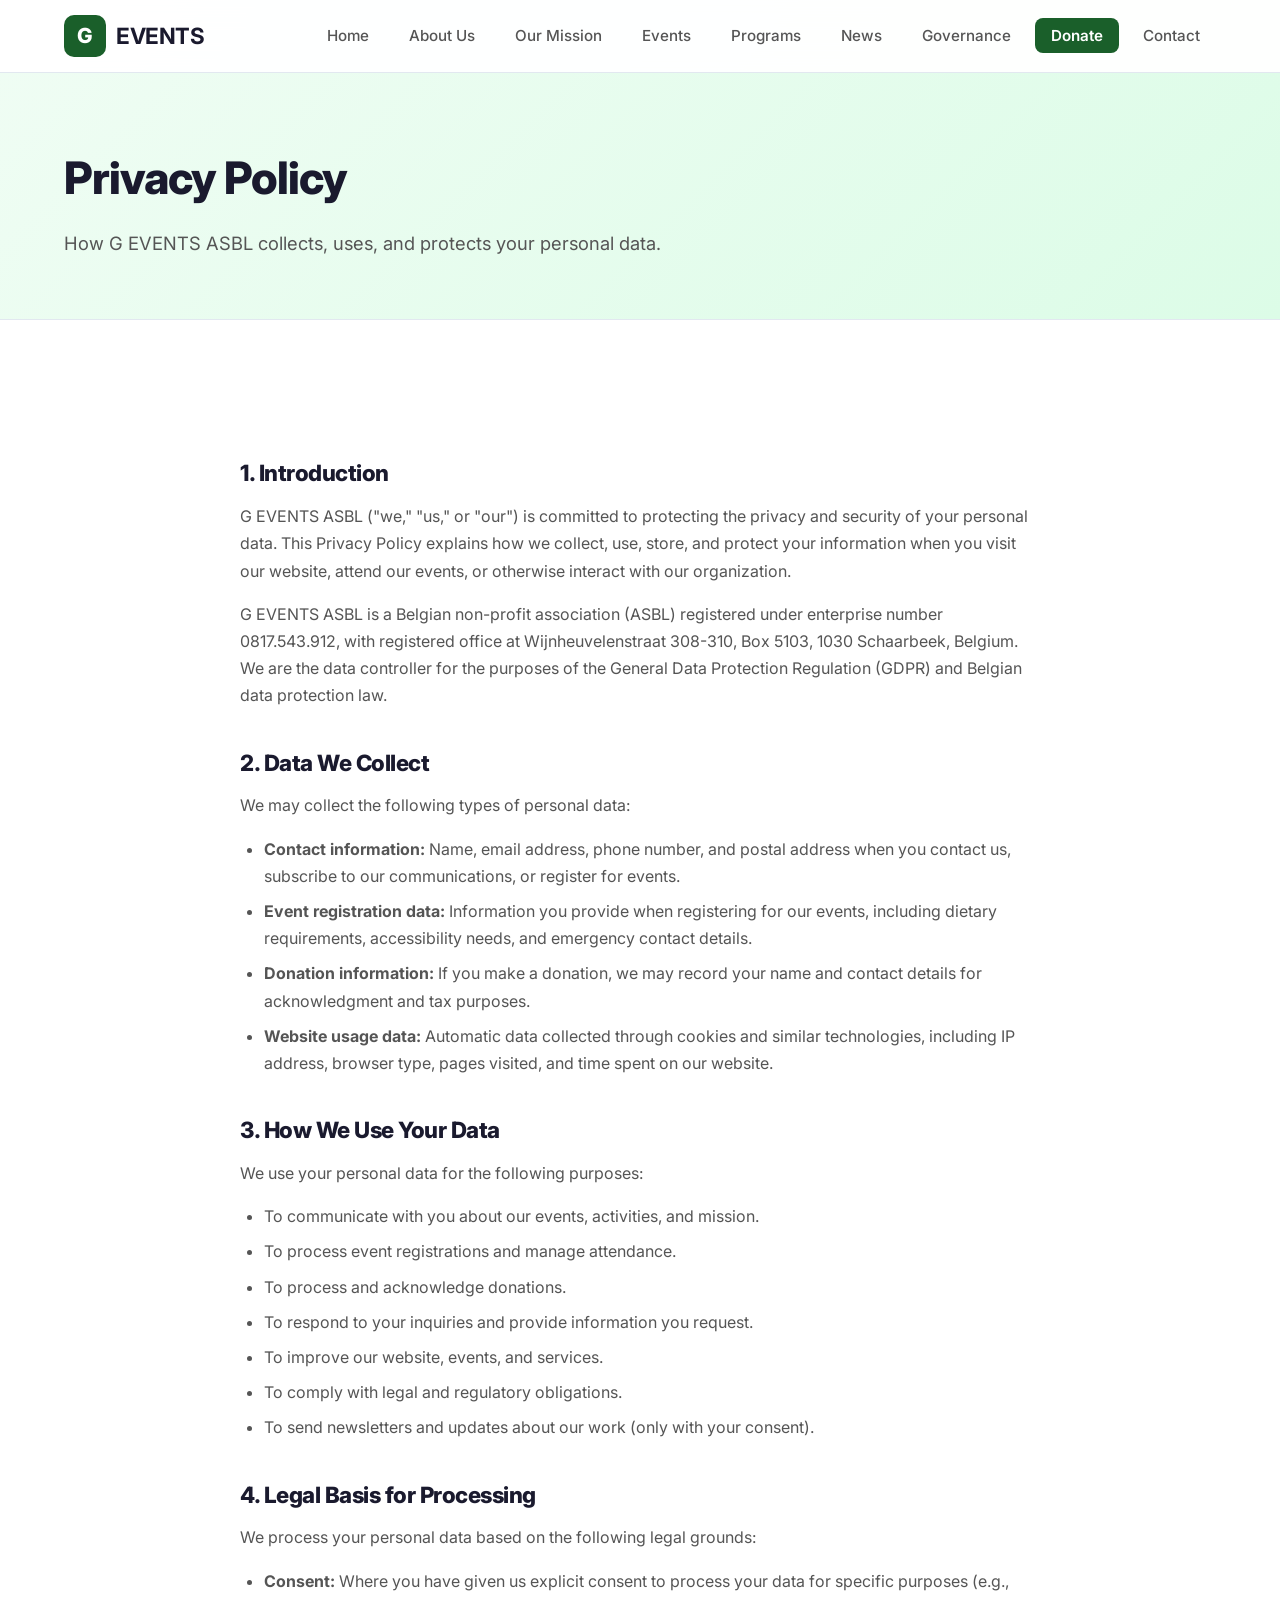
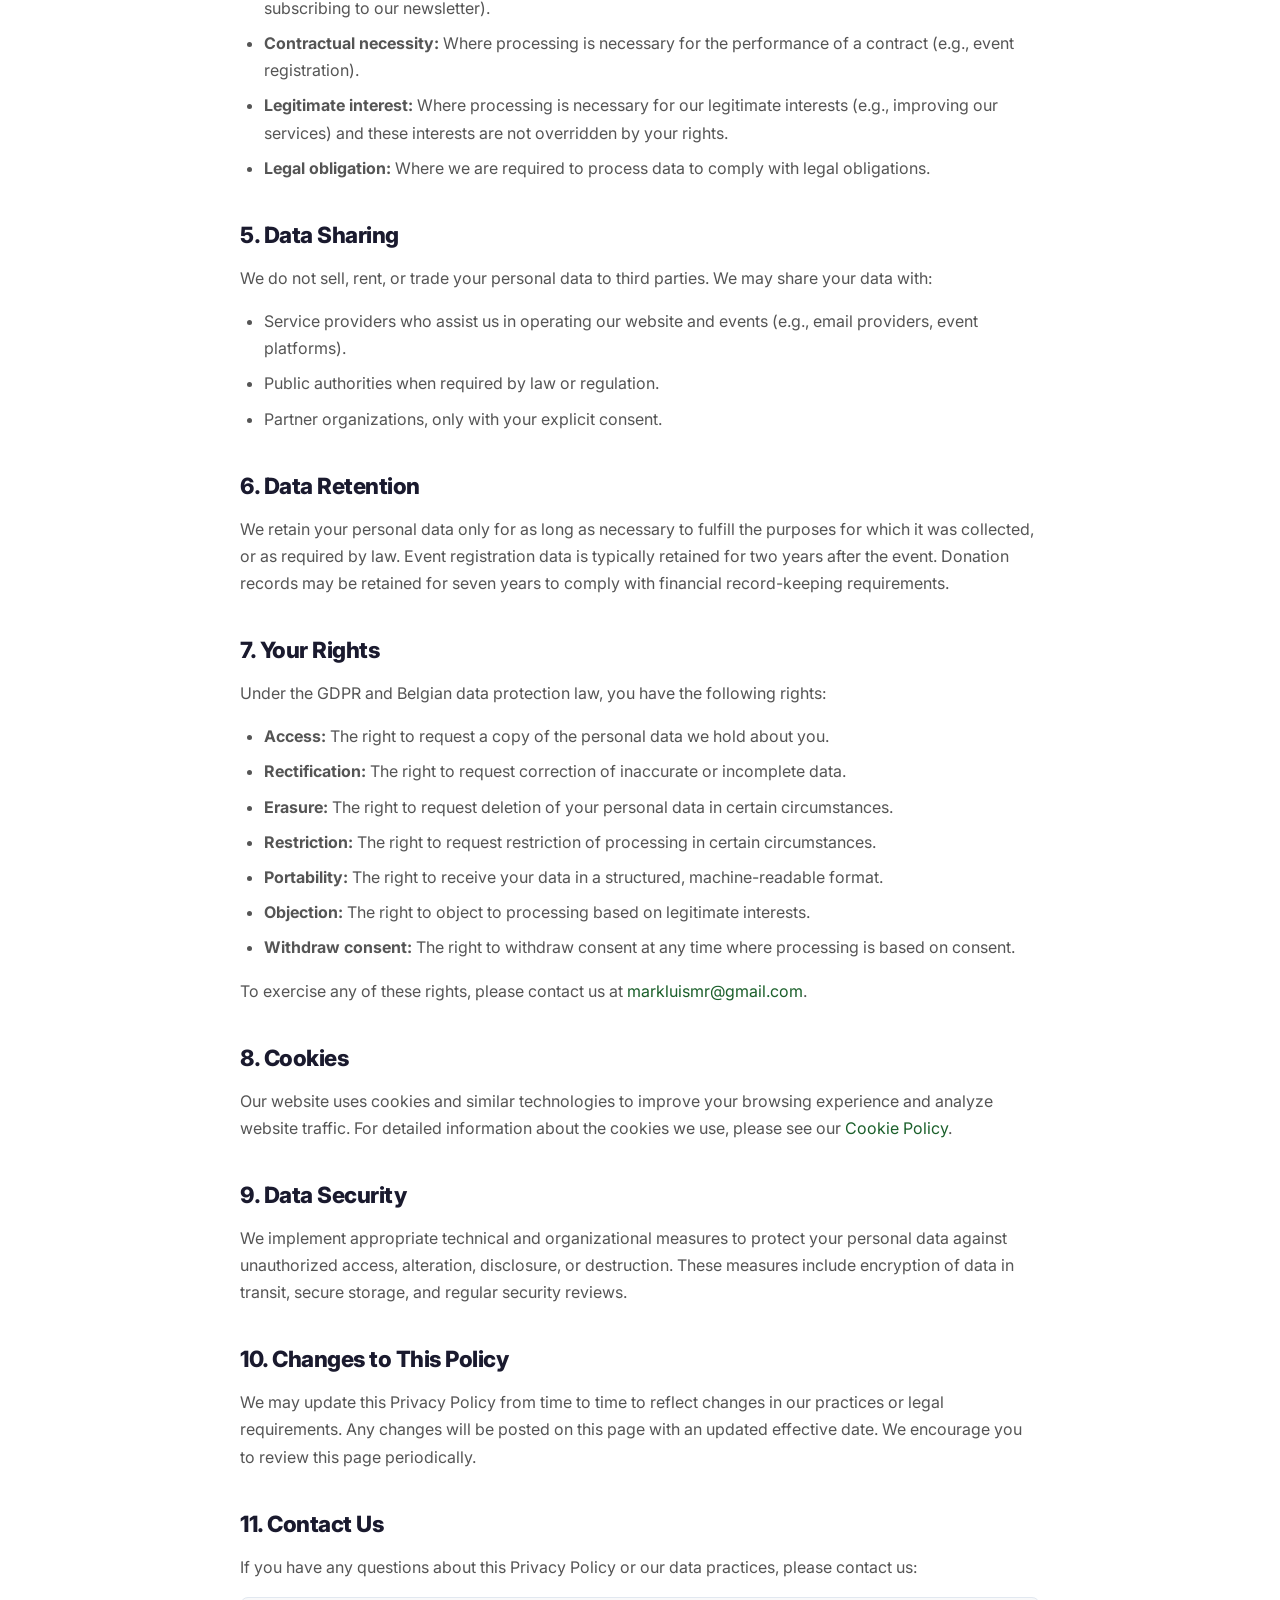
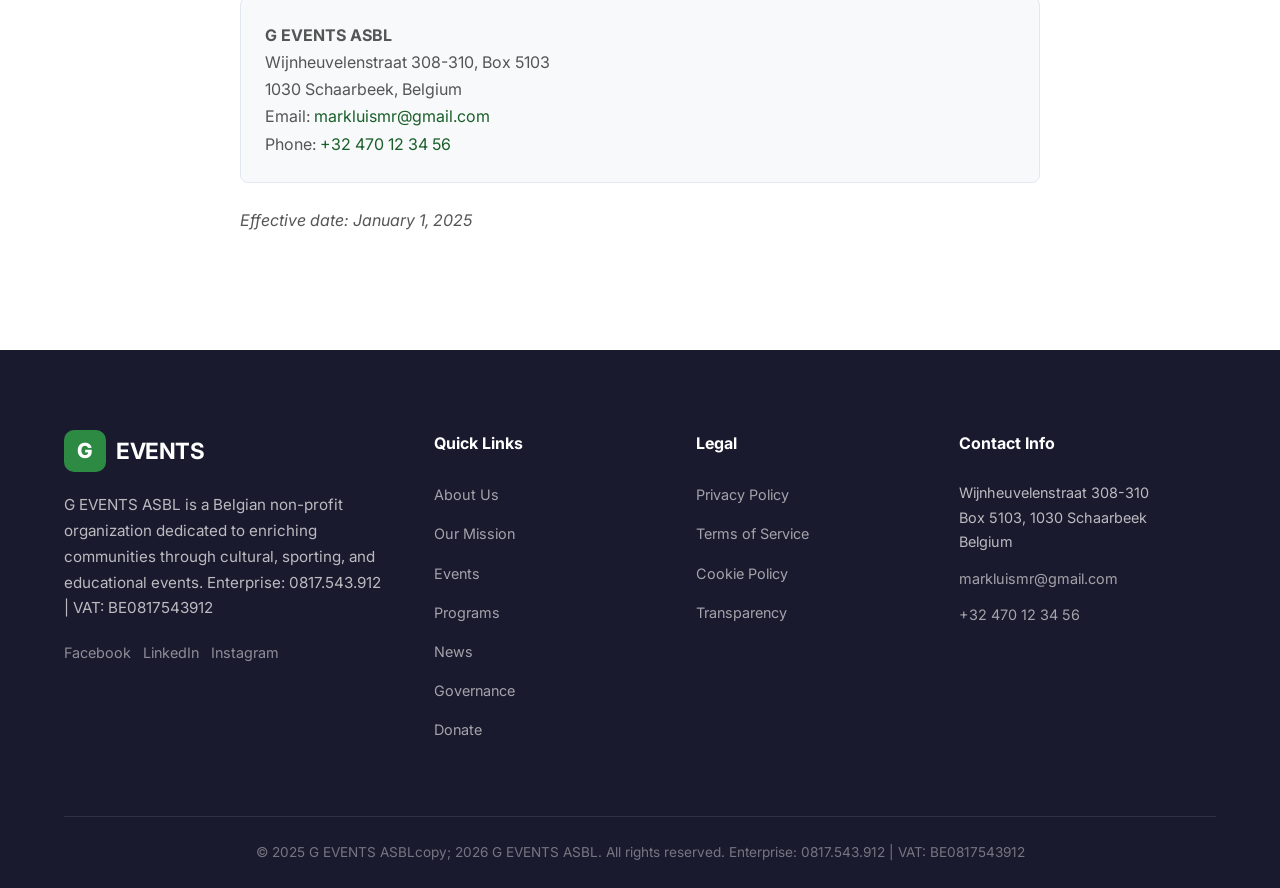
<file: privacy.html>
<!DOCTYPE html>
<html lang="en">
<head>
    <!-- Google tag (gtag.js) -->
    <script async src="https://www.googletagmanager.com/gtag/js?id=AW-18327905346"></script>
    <script>
      window.dataLayer = window.dataLayer || [];
      function gtag(){dataLayer.push(arguments);}
      gtag('js', new Date());
      gtag('config', 'AW-18327905346');
    </script>
    <meta charset="UTF-8">
    <meta name="viewport" content="width=device-width, initial-scale=1.0">
    <title>Privacy Policy - G EVENTS ASBL</title>
    <meta name="description" content="Privacy Policy of G EVENTS ASBL. Learn how we collect, use, and protect your personal data in compliance with GDPR and Belgian law.">
    <link rel="preconnect" href="https://fonts.googleapis.com">
    <link rel="preconnect" href="https://fonts.gstatic.com" crossorigin>
    <link href="https://fonts.googleapis.com/css2?family=Inter:wght@300;400;500;600;700;800&display=swap" rel="stylesheet">
    <link rel="stylesheet" href="css/style.css">
    <link rel="icon" type="image/svg+xml" href="data:image/svg+xml,<svg xmlns='http://www.w3.org/2000/svg' viewBox='0 0 100 100'><text y='.9em' font-size='90'>🎯</text></svg>">
</head>
<body>
    <nav class="navbar">
        <div class="container nav-container">
            <a href="index.html" class="logo">
                <span class="logo-icon">G</span>
                <span class="logo-text">EVENTS</span>
            </a>
            <button class="nav-toggle" aria-label="Toggle navigation">
                <span></span><span></span><span></span>
            </button>
            <ul class="nav-links">
                <li><a href="index.html">Home</a></li>
                <li><a href="about.html">About Us</a></li>
                <li><a href="mission.html">Our Mission</a></li>
                <li><a href="events.html">Events</a></li>
                <li><a href="programs.html">Programs</a></li>
                <li><a href="news.html">News</a></li>
                <li><a href="governance.html">Governance</a></li>
                <li><a href="donate.html" class="nav-donate">Donate</a></li>
                <li><a href="contact.html">Contact</a></li>
            </ul>
        </div>
    </nav>

    <header class="page-header">
        <div class="container">
            <h1>Privacy Policy</h1>
            <p>How G EVENTS ASBL collects, uses, and protects your personal data.</p>
        </div>
    </header>

    <section class="section">
        <div class="container">
            <div class="legal-content">
                <h2>1. Introduction</h2>
                <p>G EVENTS ASBL ("we," "us," or "our") is committed to protecting the privacy and security of your personal data. This Privacy Policy explains how we collect, use, store, and protect your information when you visit our website, attend our events, or otherwise interact with our organization.</p>
                <p>G EVENTS ASBL is a Belgian non-profit association (ASBL) registered under enterprise number 0817.543.912, with registered office at Wijnheuvelenstraat 308-310, Box 5103, 1030 Schaarbeek, Belgium. We are the data controller for the purposes of the General Data Protection Regulation (GDPR) and Belgian data protection law.</p>

                <h2>2. Data We Collect</h2>
                <p>We may collect the following types of personal data:</p>
                <ul>
                    <li><strong>Contact information:</strong> Name, email address, phone number, and postal address when you contact us, subscribe to our communications, or register for events.</li>
                    <li><strong>Event registration data:</strong> Information you provide when registering for our events, including dietary requirements, accessibility needs, and emergency contact details.</li>
                    <li><strong>Donation information:</strong> If you make a donation, we may record your name and contact details for acknowledgment and tax purposes.</li>
                    <li><strong>Website usage data:</strong> Automatic data collected through cookies and similar technologies, including IP address, browser type, pages visited, and time spent on our website.</li>
                </ul>

                <h2>3. How We Use Your Data</h2>
                <p>We use your personal data for the following purposes:</p>
                <ul>
                    <li>To communicate with you about our events, activities, and mission.</li>
                    <li>To process event registrations and manage attendance.</li>
                    <li>To process and acknowledge donations.</li>
                    <li>To respond to your inquiries and provide information you request.</li>
                    <li>To improve our website, events, and services.</li>
                    <li>To comply with legal and regulatory obligations.</li>
                    <li>To send newsletters and updates about our work (only with your consent).</li>
                </ul>

                <h2>4. Legal Basis for Processing</h2>
                <p>We process your personal data based on the following legal grounds:</p>
                <ul>
                    <li><strong>Consent:</strong> Where you have given us explicit consent to process your data for specific purposes (e.g., subscribing to our newsletter).</li>
                    <li><strong>Contractual necessity:</strong> Where processing is necessary for the performance of a contract (e.g., event registration).</li>
                    <li><strong>Legitimate interest:</strong> Where processing is necessary for our legitimate interests (e.g., improving our services) and these interests are not overridden by your rights.</li>
                    <li><strong>Legal obligation:</strong> Where we are required to process data to comply with legal obligations.</li>
                </ul>

                <h2>5. Data Sharing</h2>
                <p>We do not sell, rent, or trade your personal data to third parties. We may share your data with:</p>
                <ul>
                    <li>Service providers who assist us in operating our website and events (e.g., email providers, event platforms).</li>
                    <li>Public authorities when required by law or regulation.</li>
                    <li>Partner organizations, only with your explicit consent.</li>
                </ul>

                <h2>6. Data Retention</h2>
                <p>We retain your personal data only for as long as necessary to fulfill the purposes for which it was collected, or as required by law. Event registration data is typically retained for two years after the event. Donation records may be retained for seven years to comply with financial record-keeping requirements.</p>

                <h2>7. Your Rights</h2>
                <p>Under the GDPR and Belgian data protection law, you have the following rights:</p>
                <ul>
                    <li><strong>Access:</strong> The right to request a copy of the personal data we hold about you.</li>
                    <li><strong>Rectification:</strong> The right to request correction of inaccurate or incomplete data.</li>
                    <li><strong>Erasure:</strong> The right to request deletion of your personal data in certain circumstances.</li>
                    <li><strong>Restriction:</strong> The right to request restriction of processing in certain circumstances.</li>
                    <li><strong>Portability:</strong> The right to receive your data in a structured, machine-readable format.</li>
                    <li><strong>Objection:</strong> The right to object to processing based on legitimate interests.</li>
                    <li><strong>Withdraw consent:</strong> The right to withdraw consent at any time where processing is based on consent.</li>
                </ul>
                <p>To exercise any of these rights, please contact us at <a href="mailto:markluismr@gmail.com">markluismr@gmail.com</a>.</p>

                <h2>8. Cookies</h2>
                <p>Our website uses cookies and similar technologies to improve your browsing experience and analyze website traffic. For detailed information about the cookies we use, please see our <a href="cookie-policy.html">Cookie Policy</a>.</p>

                <h2>9. Data Security</h2>
                <p>We implement appropriate technical and organizational measures to protect your personal data against unauthorized access, alteration, disclosure, or destruction. These measures include encryption of data in transit, secure storage, and regular security reviews.</p>

                <h2>10. Changes to This Policy</h2>
                <p>We may update this Privacy Policy from time to time to reflect changes in our practices or legal requirements. Any changes will be posted on this page with an updated effective date. We encourage you to review this page periodically.</p>

                <h2>11. Contact Us</h2>
                <p>If you have any questions about this Privacy Policy or our data practices, please contact us:</p>
                <div class="legal-contact">
                    <p><strong>G EVENTS ASBL</strong><br>
                    Wijnheuvelenstraat 308-310, Box 5103<br>
                    1030 Schaarbeek, Belgium<br>
                    Email: <a href="mailto:markluismr@gmail.com">markluismr@gmail.com</a><br>
                    Phone: <a href="tel:+32470123456">+32 470 12 34 56</a></p>
                </div>
                <p style="margin-top: 24px;"><em>Effective date: January 1, 2025</em></p>
            </div>
        </div>
    </section>

    <footer class="footer">
        <div class="container">
            <div class="footer-grid">
                <div class="footer-col">
                    <a href="index.html" class="logo footer-logo">
                        <span class="logo-icon">G</span>
                        <span class="logo-text">EVENTS</span>
                    </a>
                    <p class="footer-desc">G EVENTS ASBL is a Belgian non-profit organization dedicated to enriching communities through cultural, sporting, and educational events. Enterprise: 0817.543.912 | VAT: BE0817543912</p>
                    <div class="footer-social">
                        <a href="https://www.facebook.com/geventsasbl" aria-label="Facebook" class="social-link" target="_blank" rel="noopener">Facebook</a>
                        <a href="https://www.linkedin.com/company/g-events-asbl" aria-label="LinkedIn" class="social-link" target="_blank" rel="noopener">LinkedIn</a>
                        <a href="https://www.instagram.com/g-events-asbl" aria-label="Instagram" class="social-link" target="_blank" rel="noopener">Instagram</a>
                    </div>
                </div>
                <div class="footer-col">
                    <h4>Quick Links</h4>
                    <ul>
                        <li><a href="about.html">About Us</a></li>
                        <li><a href="mission.html">Our Mission</a></li>
                        <li><a href="events.html">Events</a></li>
                <li><a href="programs.html">Programs</a></li>
                <li><a href="news.html">News</a></li>
                        <li><a href="governance.html">Governance</a></li>
                        <li><a href="donate.html">Donate</a></li>
                    </ul>
                </div>
                <div class="footer-col">
                    <h4>Legal</h4>
                    <ul>
                        <li><a href="privacy.html">Privacy Policy</a></li>
                        <li><a href="terms.html">Terms of Service</a></li>
                        <li><a href="cookie-policy.html">Cookie Policy</a></li>
                        <li><a href="transparency.html">Transparency</a></li>
                    </ul>
                </div>
                <div class="footer-col">
                    <h4>Contact Info</h4>
                    <ul class="contact-info">
                        <li>Wijnheuvelenstraat 308-310<br>Box 5103, 1030 Schaarbeek<br>Belgium</li>
                        <li><a href="mailto:markluismr@gmail.com">markluismr@gmail.com</a></li>
                        <li><a href="tel:+32470123456">+32 470 12 34 56</a></li>
                    </ul>
                </div>
            </div>
            <div class="footer-bottom">
                <p>&copy; 2025 G EVENTS ASBLcopy; 2026 G EVENTS ASBL. All rights reserved. Enterprise: 0817.543.912 | VAT: BE0817543912</p>
            </div>
        </div>
    </footer>

    <script src="js/main.js"></script>
</body>
</html>
</file>
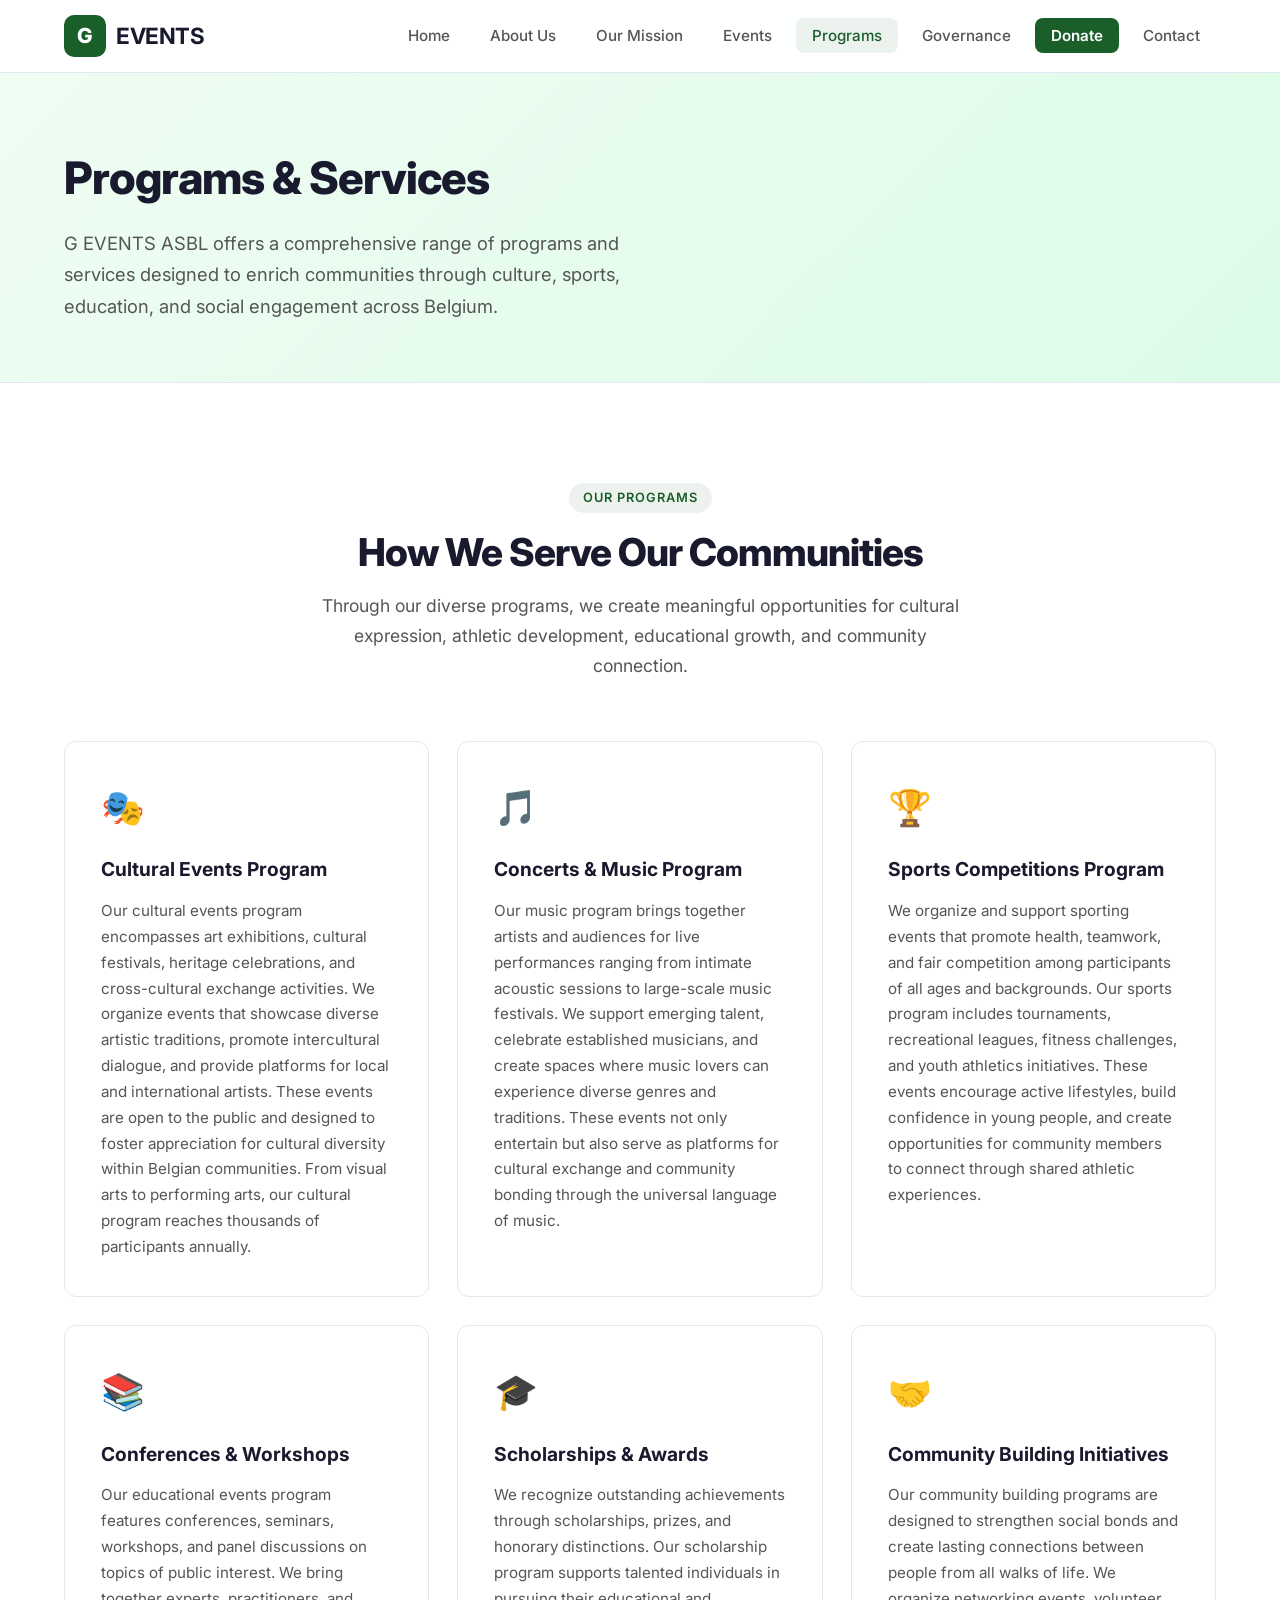
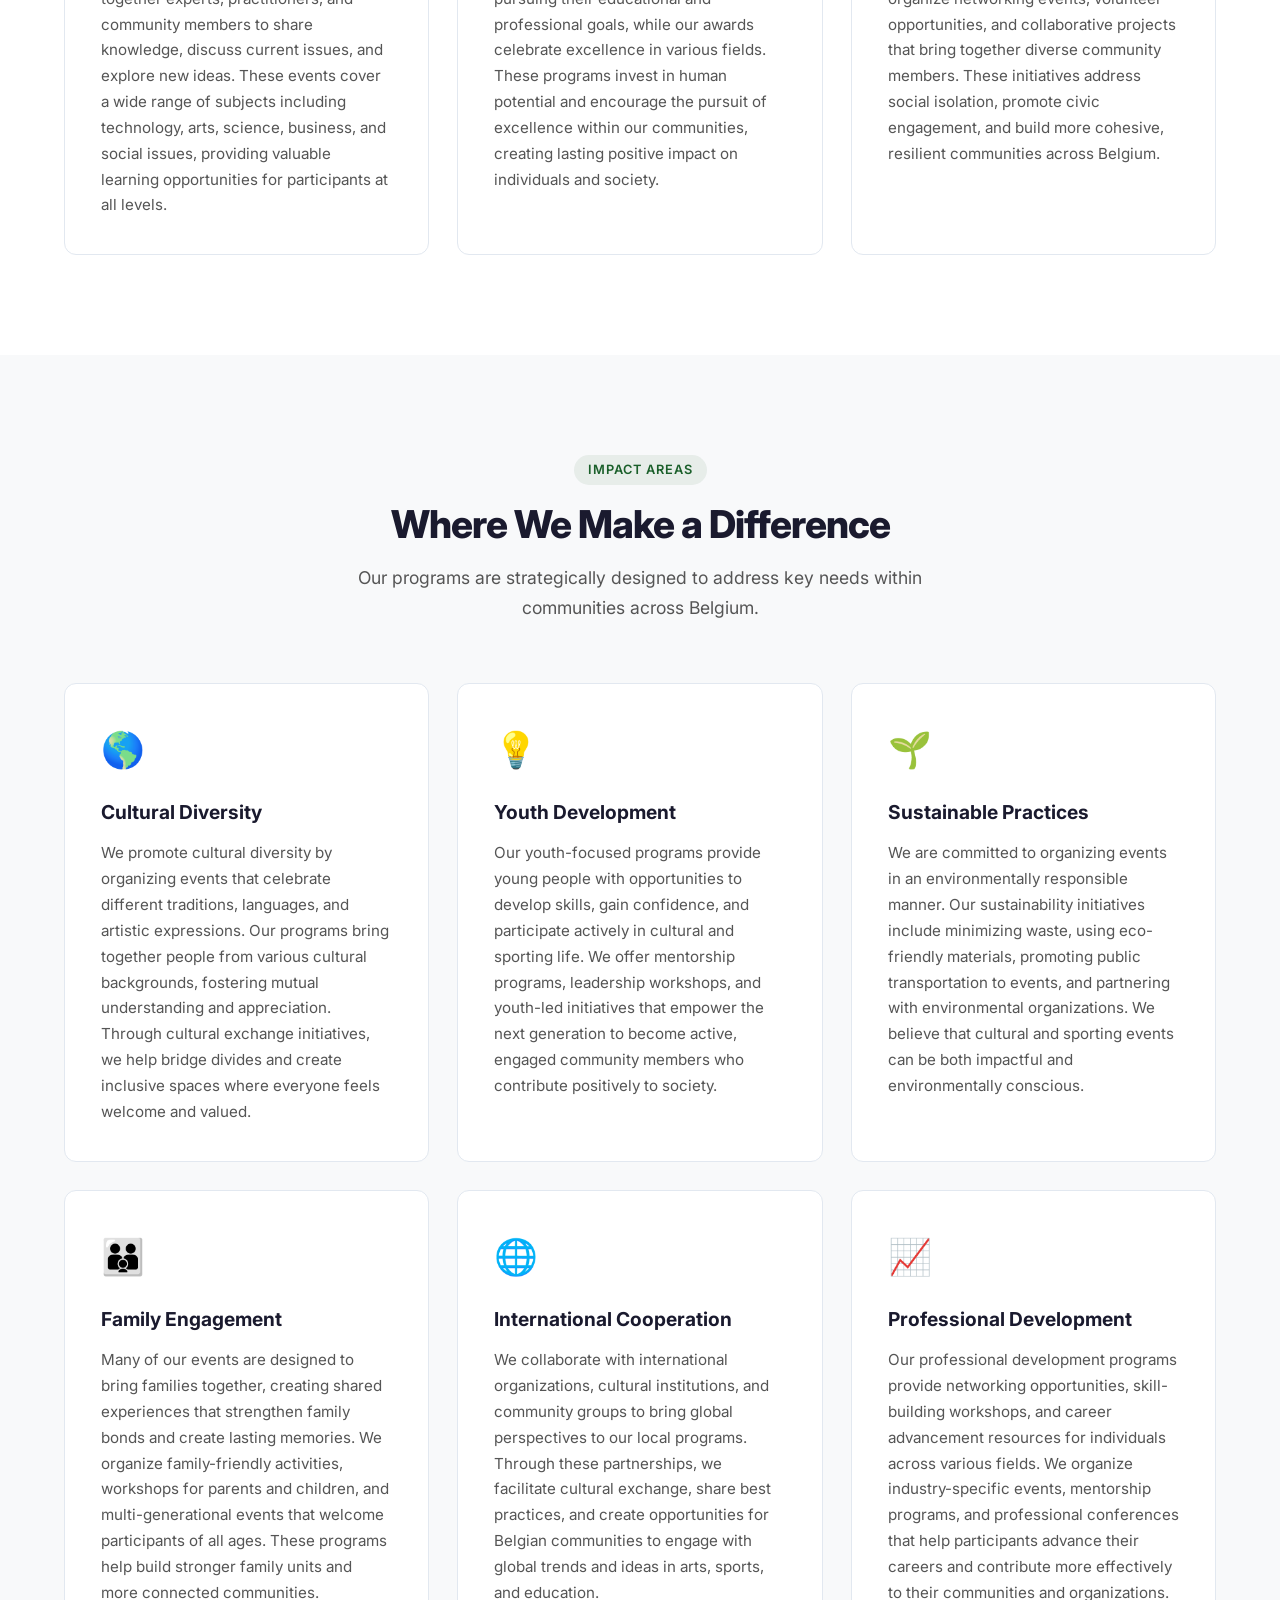
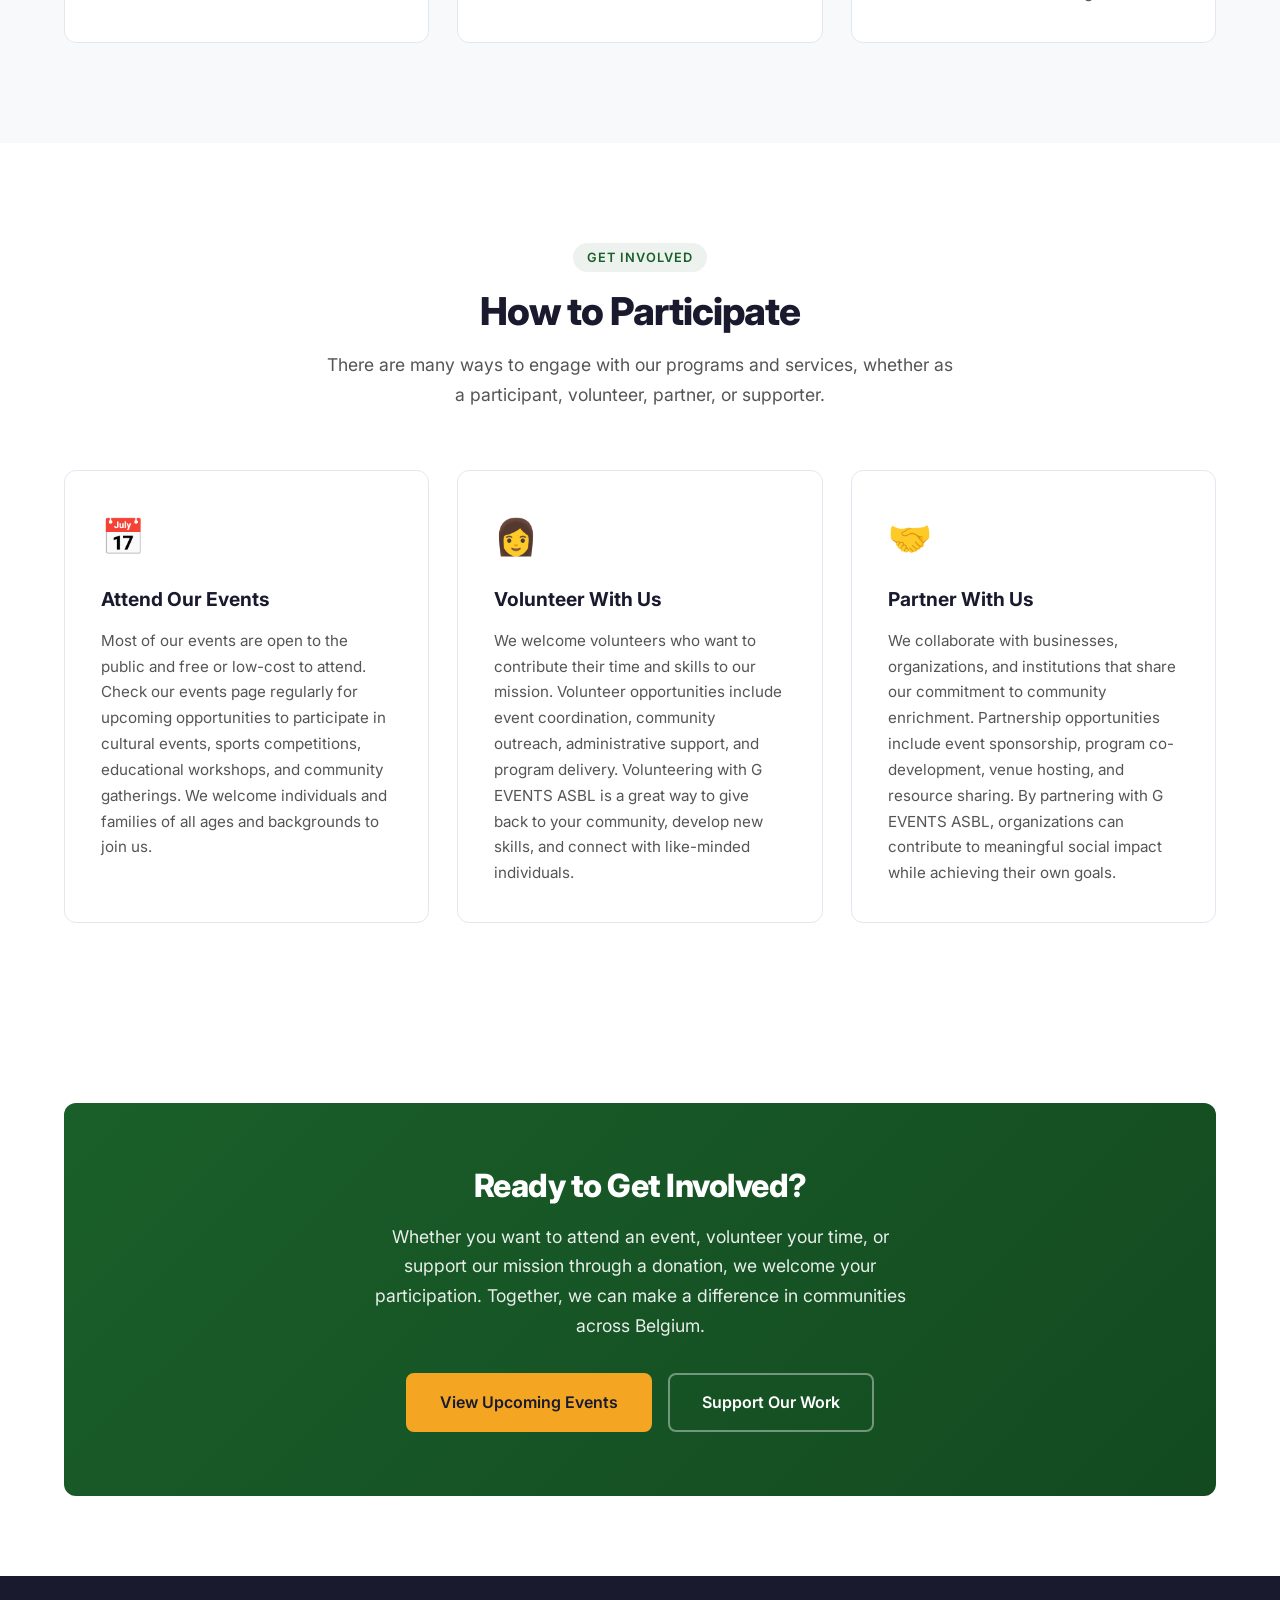
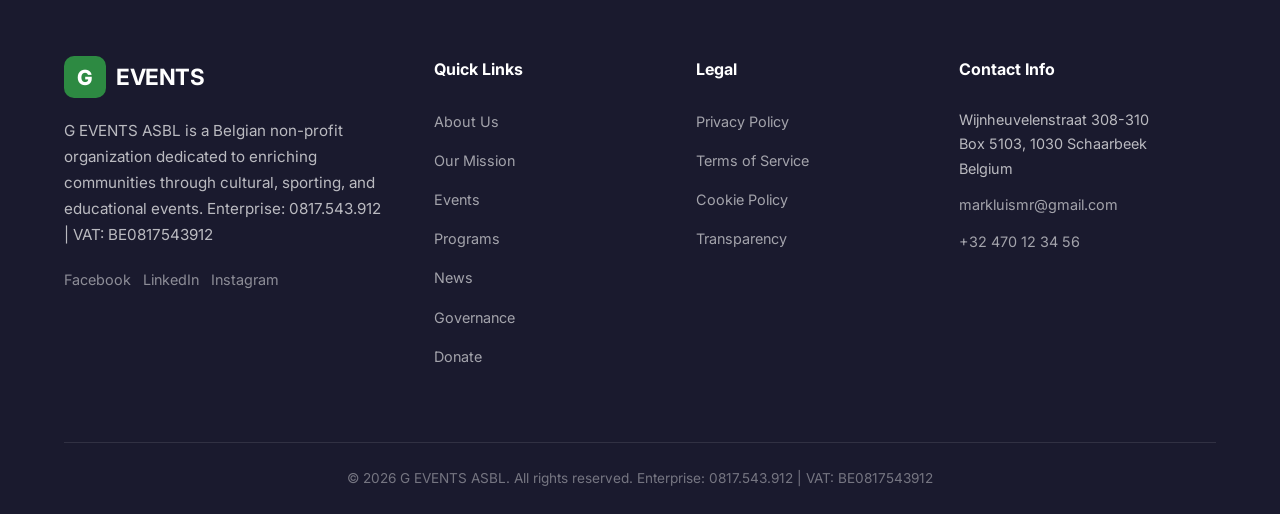
<file: programs.html>
<!DOCTYPE html>
<html lang="en">
<head>
    <!-- Google tag (gtag.js) -->
    <script async src="https://www.googletagmanager.com/gtag/js?id=AW-18327905346"></script>
    <script>
      window.dataLayer = window.dataLayer || [];
      function gtag(){dataLayer.push(arguments);}
      gtag('js', new Date());
      gtag('config', 'AW-18327905346');
    </script>
    <meta charset="UTF-8">
    <meta name="viewport" content="width=device-width, initial-scale=1.0">
    <title>Programs &amp; Services - G EVENTS ASBL</title>
    <meta name="description" content="Discover the programs and services offered by G EVENTS ASBL: cultural events, sports competitions, educational workshops, scholarships, and community building initiatives across Belgium.">
    <link rel="preconnect" href="https://fonts.googleapis.com">
    <link rel="preconnect" href="https://fonts.gstatic.com" crossorigin>
    <link href="https://fonts.googleapis.com/css2?family=Inter:wght@300;400;500;600;700;800&display=swap" rel="stylesheet">
    <link rel="stylesheet" href="css/style.css">
    <link rel="icon" type="image/svg+xml" href="data:image/svg+xml,<svg xmlns='http://www.w3.org/2000/svg' viewBox='0 0 100 100'><text y='.9em' font-size='90'>🎯</text></svg>">
</head>
<body>
    <nav class="navbar">
        <div class="container nav-container">
            <a href="index.html" class="logo">
                <span class="logo-icon">G</span>
                <span class="logo-text">EVENTS</span>
            </a>
            <button class="nav-toggle" aria-label="Toggle navigation">
                <span></span><span></span><span></span>
            </button>
            <ul class="nav-links">
                <li><a href="index.html">Home</a></li>
                <li><a href="about.html">About Us</a></li>
                <li><a href="mission.html">Our Mission</a></li>
                <li><a href="events.html">Events</a></li>
                <li><a href="programs.html" class="active">Programs</a></li>
                <li><a href="governance.html">Governance</a></li>
                <li><a href="donate.html" class="nav-donate">Donate</a></li>
                <li><a href="contact.html">Contact</a></li>
            </ul>
        </div>
    </nav>

    <header class="page-header">
        <div class="container">
            <h1>Programs &amp; Services</h1>
            <p>G EVENTS ASBL offers a comprehensive range of programs and services designed to enrich communities through culture, sports, education, and social engagement across Belgium.</p>
        </div>
    </header>

    <section class="section">
        <div class="container">
            <div class="section-header">
                <span class="section-tag">Our Programs</span>
                <h2>How We Serve Our Communities</h2>
                <p>Through our diverse programs, we create meaningful opportunities for cultural expression, athletic development, educational growth, and community connection.</p>
            </div>
            <div class="features-grid">
                <div class="feature-card">
                    <div class="feature-icon">&#127917;</div>
                    <h3>Cultural Events Program</h3>
                    <p>Our cultural events program encompasses art exhibitions, cultural festivals, heritage celebrations, and cross-cultural exchange activities. We organize events that showcase diverse artistic traditions, promote intercultural dialogue, and provide platforms for local and international artists. These events are open to the public and designed to foster appreciation for cultural diversity within Belgian communities. From visual arts to performing arts, our cultural program reaches thousands of participants annually.</p>
                </div>
                <div class="feature-card">
                    <div class="feature-icon">&#127925;</div>
                    <h3>Concerts &amp; Music Program</h3>
                    <p>Our music program brings together artists and audiences for live performances ranging from intimate acoustic sessions to large-scale music festivals. We support emerging talent, celebrate established musicians, and create spaces where music lovers can experience diverse genres and traditions. These events not only entertain but also serve as platforms for cultural exchange and community bonding through the universal language of music.</p>
                </div>
                <div class="feature-card">
                    <div class="feature-icon">&#127942;</div>
                    <h3>Sports Competitions Program</h3>
                    <p>We organize and support sporting events that promote health, teamwork, and fair competition among participants of all ages and backgrounds. Our sports program includes tournaments, recreational leagues, fitness challenges, and youth athletics initiatives. These events encourage active lifestyles, build confidence in young people, and create opportunities for community members to connect through shared athletic experiences.</p>
                </div>
                <div class="feature-card">
                    <div class="feature-icon">&#128218;</div>
                    <h3>Conferences &amp; Workshops</h3>
                    <p>Our educational events program features conferences, seminars, workshops, and panel discussions on topics of public interest. We bring together experts, practitioners, and community members to share knowledge, discuss current issues, and explore new ideas. These events cover a wide range of subjects including technology, arts, science, business, and social issues, providing valuable learning opportunities for participants at all levels.</p>
                </div>
                <div class="feature-card">
                    <div class="feature-icon">&#127891;</div>
                    <h3>Scholarships &amp; Awards</h3>
                    <p>We recognize outstanding achievements through scholarships, prizes, and honorary distinctions. Our scholarship program supports talented individuals in pursuing their educational and professional goals, while our awards celebrate excellence in various fields. These programs invest in human potential and encourage the pursuit of excellence within our communities, creating lasting positive impact on individuals and society.</p>
                </div>
                <div class="feature-card">
                    <div class="feature-icon">&#129309;</div>
                    <h3>Community Building Initiatives</h3>
                    <p>Our community building programs are designed to strengthen social bonds and create lasting connections between people from all walks of life. We organize networking events, volunteer opportunities, and collaborative projects that bring together diverse community members. These initiatives address social isolation, promote civic engagement, and build more cohesive, resilient communities across Belgium.</p>
                </div>
            </div>
        </div>
    </section>

    <section class="section section-alt">
        <div class="container">
            <div class="section-header">
                <span class="section-tag">Impact Areas</span>
                <h2>Where We Make a Difference</h2>
                <p>Our programs are strategically designed to address key needs within communities across Belgium.</p>
            </div>
            <div class="features-grid">
                <div class="feature-card">
                    <div class="feature-icon">&#127758;</div>
                    <h3>Cultural Diversity</h3>
                    <p>We promote cultural diversity by organizing events that celebrate different traditions, languages, and artistic expressions. Our programs bring together people from various cultural backgrounds, fostering mutual understanding and appreciation. Through cultural exchange initiatives, we help bridge divides and create inclusive spaces where everyone feels welcome and valued.</p>
                </div>
                <div class="feature-card">
                    <div class="feature-icon">&#128161;</div>
                    <h3>Youth Development</h3>
                    <p>Our youth-focused programs provide young people with opportunities to develop skills, gain confidence, and participate actively in cultural and sporting life. We offer mentorship programs, leadership workshops, and youth-led initiatives that empower the next generation to become active, engaged community members who contribute positively to society.</p>
                </div>
                <div class="feature-card">
                    <div class="feature-icon">&#127793;</div>
                    <h3>Sustainable Practices</h3>
                    <p>We are committed to organizing events in an environmentally responsible manner. Our sustainability initiatives include minimizing waste, using eco-friendly materials, promoting public transportation to events, and partnering with environmental organizations. We believe that cultural and sporting events can be both impactful and environmentally conscious.</p>
                </div>
                <div class="feature-card">
                    <div class="feature-icon">&#128106;</div>
                    <h3>Family Engagement</h3>
                    <p>Many of our events are designed to bring families together, creating shared experiences that strengthen family bonds and create lasting memories. We organize family-friendly activities, workshops for parents and children, and multi-generational events that welcome participants of all ages. These programs help build stronger family units and more connected communities.</p>
                </div>
                <div class="feature-card">
                    <div class="feature-icon">&#127760;</div>
                    <h3>International Cooperation</h3>
                    <p>We collaborate with international organizations, cultural institutions, and community groups to bring global perspectives to our local programs. Through these partnerships, we facilitate cultural exchange, share best practices, and create opportunities for Belgian communities to engage with global trends and ideas in arts, sports, and education.</p>
                </div>
                <div class="feature-card">
                    <div class="feature-icon">&#128200;</div>
                    <h3>Professional Development</h3>
                    <p>Our professional development programs provide networking opportunities, skill-building workshops, and career advancement resources for individuals across various fields. We organize industry-specific events, mentorship programs, and professional conferences that help participants advance their careers and contribute more effectively to their communities and organizations.</p>
                </div>
            </div>
        </div>
    </section>

    <section class="section">
        <div class="container">
            <div class="section-header">
                <span class="section-tag">Get Involved</span>
                <h2>How to Participate</h2>
                <p>There are many ways to engage with our programs and services, whether as a participant, volunteer, partner, or supporter.</p>
            </div>
            <div class="features-grid">
                <div class="feature-card">
                    <div class="feature-icon">&#128197;</div>
                    <h3>Attend Our Events</h3>
                    <p>Most of our events are open to the public and free or low-cost to attend. Check our events page regularly for upcoming opportunities to participate in cultural events, sports competitions, educational workshops, and community gatherings. We welcome individuals and families of all ages and backgrounds to join us.</p>
                </div>
                <div class="feature-card">
                    <div class="feature-icon">&#128105;</div>
                    <h3>Volunteer With Us</h3>
                    <p>We welcome volunteers who want to contribute their time and skills to our mission. Volunteer opportunities include event coordination, community outreach, administrative support, and program delivery. Volunteering with G EVENTS ASBL is a great way to give back to your community, develop new skills, and connect with like-minded individuals.</p>
                </div>
                <div class="feature-card">
                    <div class="feature-icon">&#129309;</div>
                    <h3>Partner With Us</h3>
                    <p>We collaborate with businesses, organizations, and institutions that share our commitment to community enrichment. Partnership opportunities include event sponsorship, program co-development, venue hosting, and resource sharing. By partnering with G EVENTS ASBL, organizations can contribute to meaningful social impact while achieving their own goals.</p>
                </div>
            </div>
        </div>
    </section>

    <section class="section cta-section">
        <div class="container">
            <div class="cta-box">
                <h2>Ready to Get Involved?</h2>
                <p>Whether you want to attend an event, volunteer your time, or support our mission through a donation, we welcome your participation. Together, we can make a difference in communities across Belgium.</p>
                <div class="cta-buttons">
                    <a href="events.html" class="btn btn-accent">View Upcoming Events</a>
                    <a href="donate.html" class="btn btn-outline-light">Support Our Work</a>
                </div>
            </div>
        </div>
    </section>

    <footer class="footer">
        <div class="container">
            <div class="footer-grid">
                <div class="footer-col">
                    <a href="index.html" class="logo footer-logo">
                        <span class="logo-icon">G</span>
                        <span class="logo-text">EVENTS</span>
                    </a>
                    <p class="footer-desc">G EVENTS ASBL is a Belgian non-profit organization dedicated to enriching communities through cultural, sporting, and educational events. Enterprise: 0817.543.912 | VAT: BE0817543912</p>
                    <div class="footer-social">
                        <a href="https://www.facebook.com/geventsasbl" aria-label="Facebook" class="social-link" target="_blank" rel="noopener">Facebook</a>
                        <a href="https://www.linkedin.com/company/g-events-asbl" aria-label="LinkedIn" class="social-link" target="_blank" rel="noopener">LinkedIn</a>
                        <a href="https://www.instagram.com/g-events-asbl" aria-label="Instagram" class="social-link" target="_blank" rel="noopener">Instagram</a>
                    </div>
                </div>
                <div class="footer-col">
                    <h4>Quick Links</h4>
                    <ul>
                        <li><a href="about.html">About Us</a></li>
                        <li><a href="mission.html">Our Mission</a></li>
                        <li><a href="events.html">Events</a></li>
                        <li><a href="programs.html">Programs</a></li>
                <li><a href="news.html">News</a></li>
                        <li><a href="governance.html">Governance</a></li>
                        <li><a href="donate.html">Donate</a></li>
                    </ul>
                </div>
                <div class="footer-col">
                    <h4>Legal</h4>
                    <ul>
                        <li><a href="privacy.html">Privacy Policy</a></li>
                        <li><a href="terms.html">Terms of Service</a></li>
                        <li><a href="cookie-policy.html">Cookie Policy</a></li>
                        <li><a href="transparency.html">Transparency</a></li>
                    </ul>
                </div>
                <div class="footer-col">
                    <h4>Contact Info</h4>
                    <ul class="contact-info">
                        <li>Wijnheuvelenstraat 308-310<br>Box 5103, 1030 Schaarbeek<br>Belgium</li>
                        <li><a href="mailto:markluismr@gmail.com">markluismr@gmail.com</a></li>
                        <li><a href="tel:+32470123456">+32 470 12 34 56</a></li>
                    </ul>
                </div>
            </div>
            <div class="footer-bottom">
                <p>&copy; 2026 G EVENTS ASBL. All rights reserved. Enterprise: 0817.543.912 | VAT: BE0817543912</p>
            </div>
        </div>
    </footer>

    <script src="js/main.js"></script>
</body>
</html>
</file>
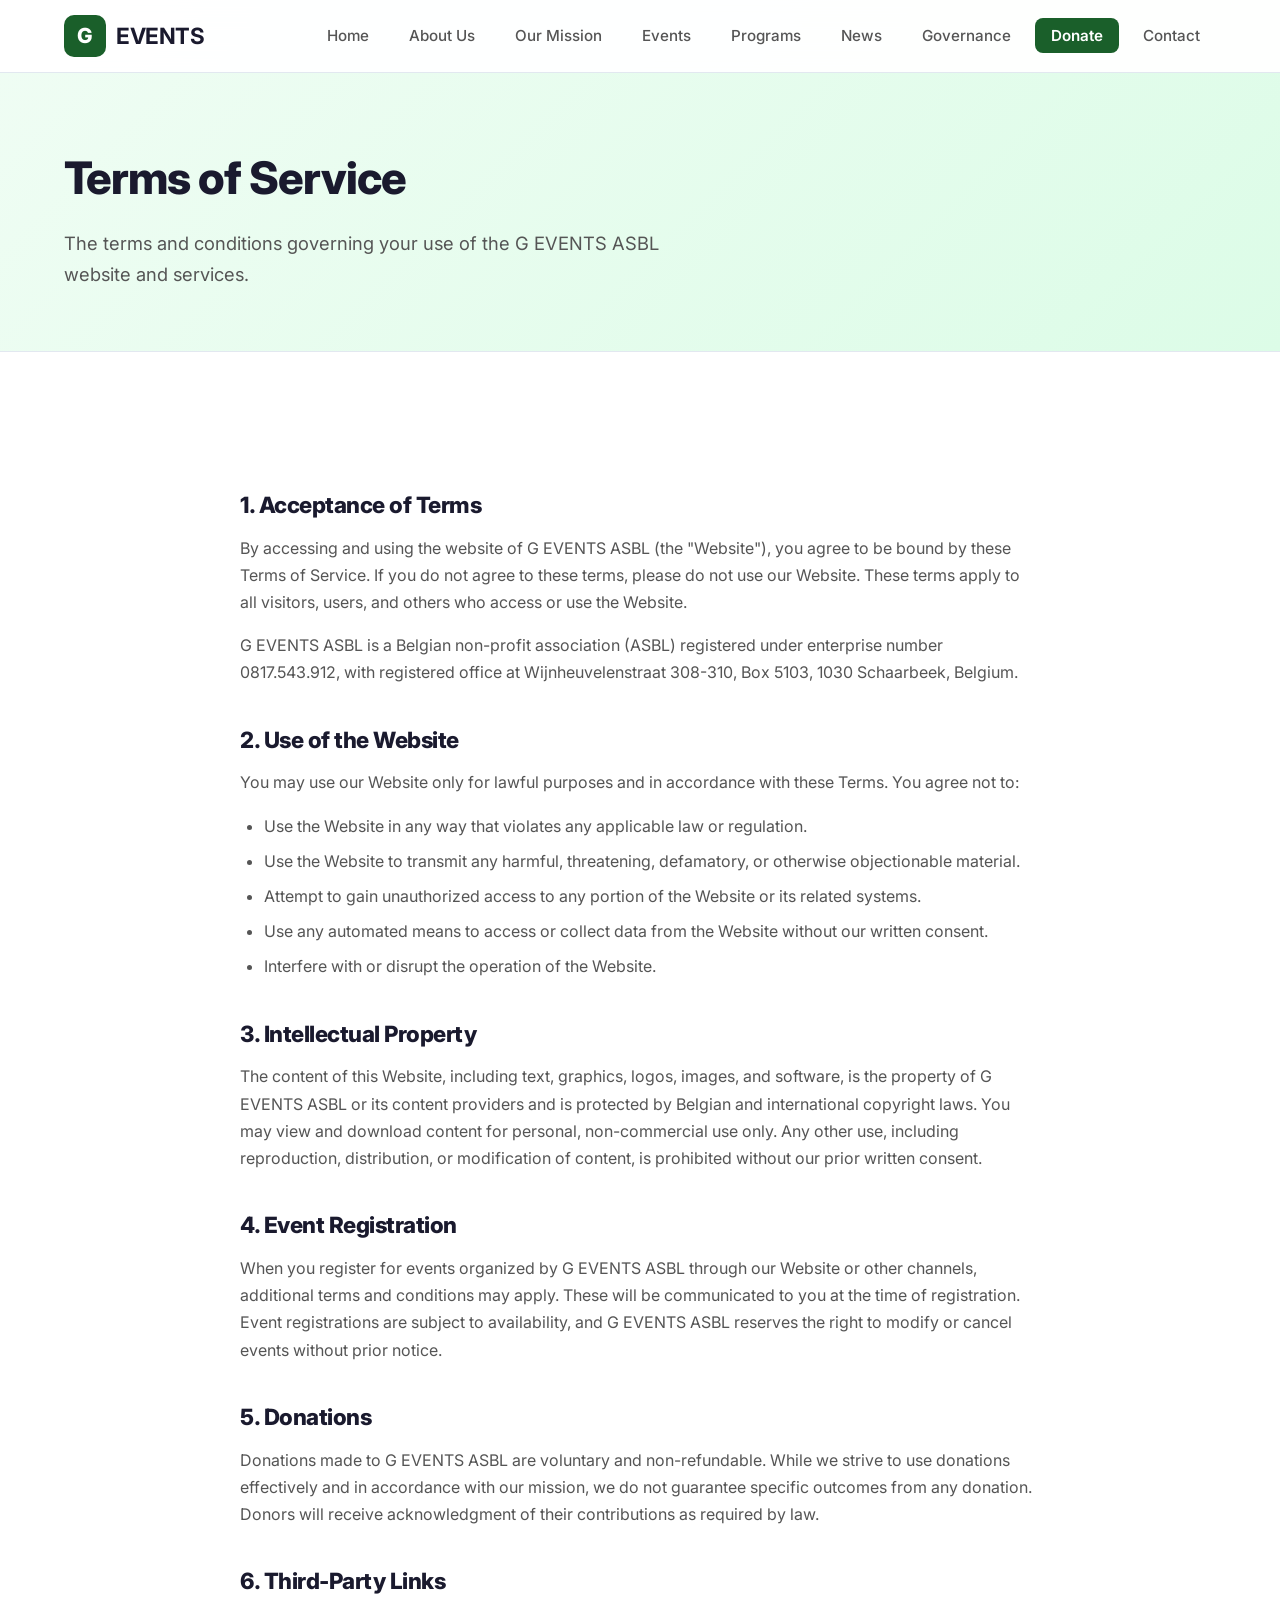
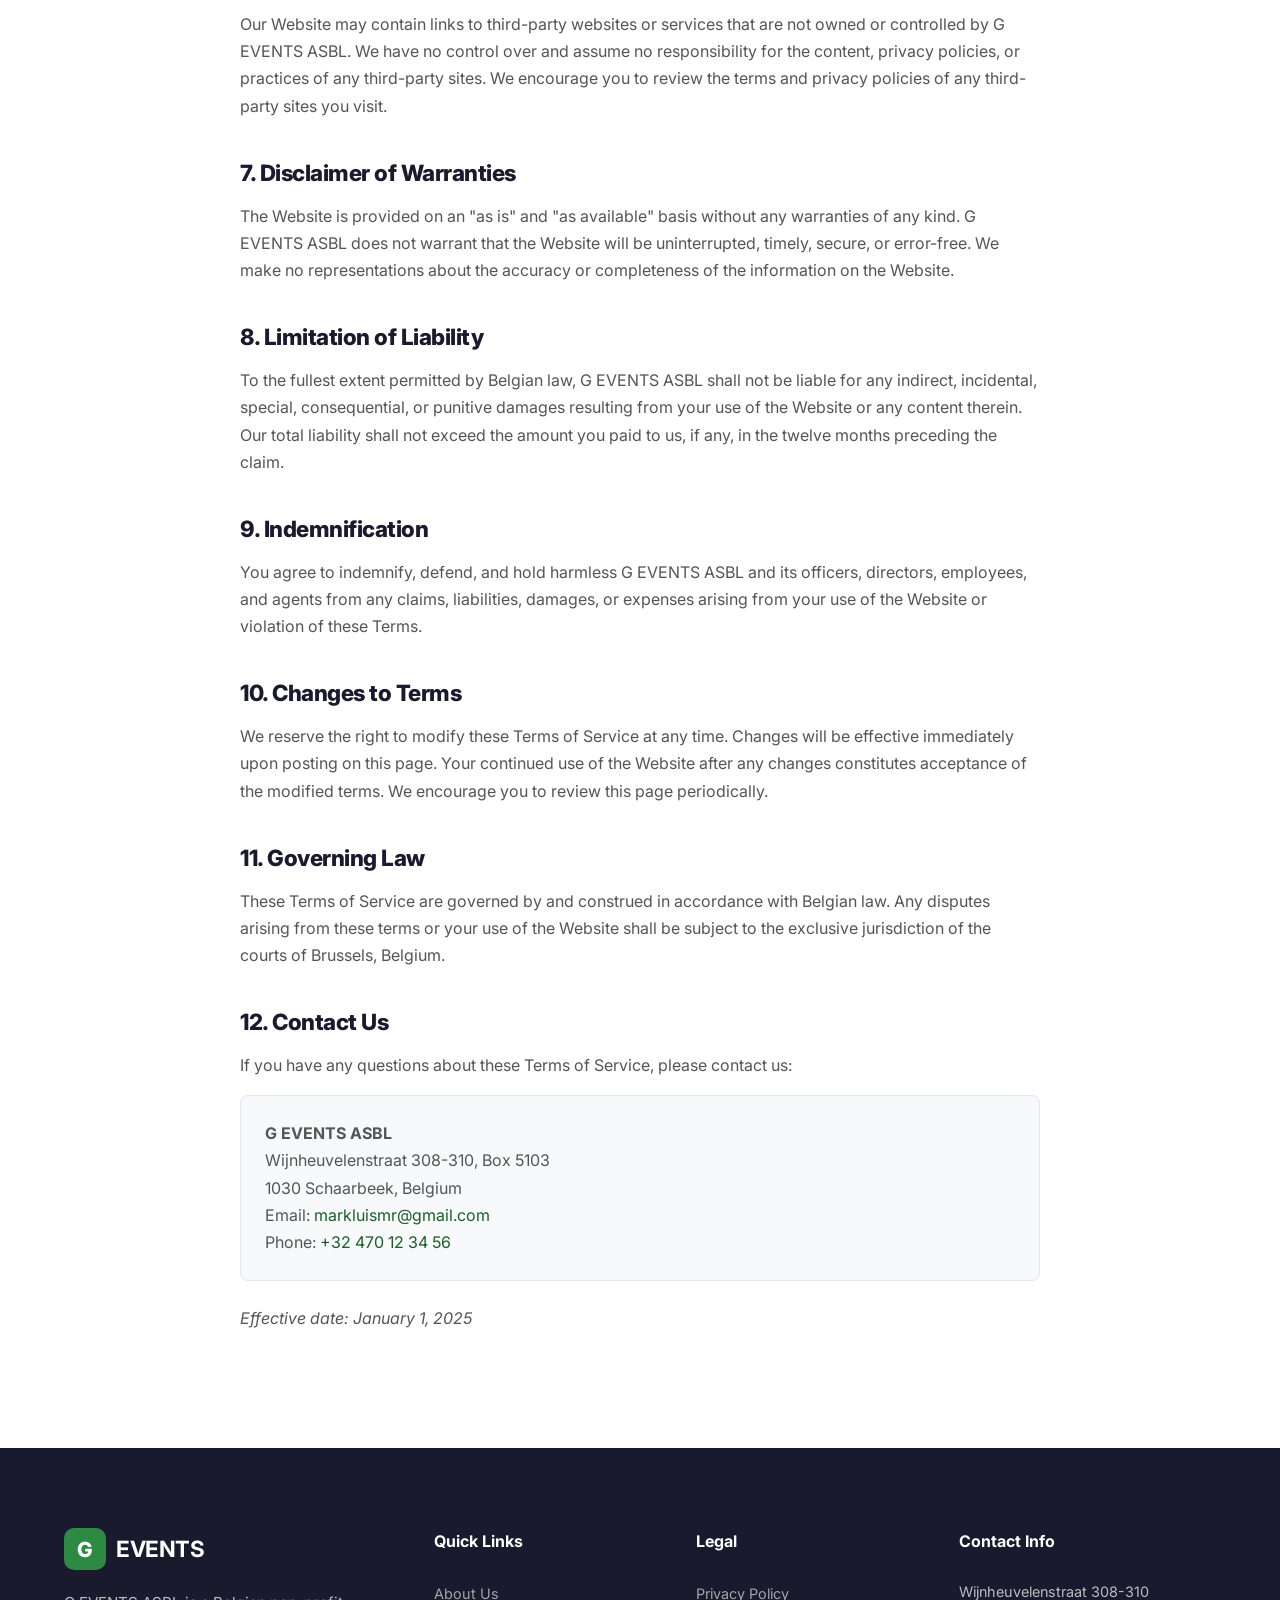
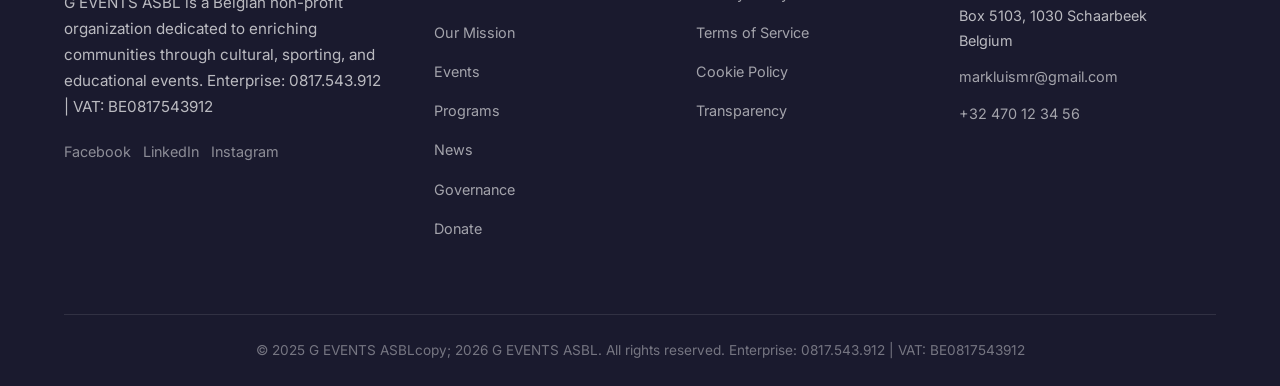
<file: terms.html>
<!DOCTYPE html>
<html lang="en">
<head>
    <!-- Google tag (gtag.js) -->
    <script async src="https://www.googletagmanager.com/gtag/js?id=AW-18327905346"></script>
    <script>
      window.dataLayer = window.dataLayer || [];
      function gtag(){dataLayer.push(arguments);}
      gtag('js', new Date());
      gtag('config', 'AW-18327905346');
    </script>
    <meta charset="UTF-8">
    <meta name="viewport" content="width=device-width, initial-scale=1.0">
    <title>Terms of Service - G EVENTS ASBL</title>
    <meta name="description" content="Terms of Service for the G EVENTS ASBL website. Read the terms and conditions governing your use of our website and services.">
    <link rel="preconnect" href="https://fonts.googleapis.com">
    <link rel="preconnect" href="https://fonts.gstatic.com" crossorigin>
    <link href="https://fonts.googleapis.com/css2?family=Inter:wght@300;400;500;600;700;800&display=swap" rel="stylesheet">
    <link rel="stylesheet" href="css/style.css">
    <link rel="icon" type="image/svg+xml" href="data:image/svg+xml,<svg xmlns='http://www.w3.org/2000/svg' viewBox='0 0 100 100'><text y='.9em' font-size='90'>🎯</text></svg>">
</head>
<body>
    <nav class="navbar">
        <div class="container nav-container">
            <a href="index.html" class="logo">
                <span class="logo-icon">G</span>
                <span class="logo-text">EVENTS</span>
            </a>
            <button class="nav-toggle" aria-label="Toggle navigation">
                <span></span><span></span><span></span>
            </button>
            <ul class="nav-links">
                <li><a href="index.html">Home</a></li>
                <li><a href="about.html">About Us</a></li>
                <li><a href="mission.html">Our Mission</a></li>
                <li><a href="events.html">Events</a></li>
                <li><a href="programs.html">Programs</a></li>
                <li><a href="news.html">News</a></li>
                <li><a href="governance.html">Governance</a></li>
                <li><a href="donate.html" class="nav-donate">Donate</a></li>
                <li><a href="contact.html">Contact</a></li>
            </ul>
        </div>
    </nav>

    <header class="page-header">
        <div class="container">
            <h1>Terms of Service</h1>
            <p>The terms and conditions governing your use of the G EVENTS ASBL website and services.</p>
        </div>
    </header>

    <section class="section">
        <div class="container">
            <div class="legal-content">
                <h2>1. Acceptance of Terms</h2>
                <p>By accessing and using the website of G EVENTS ASBL (the "Website"), you agree to be bound by these Terms of Service. If you do not agree to these terms, please do not use our Website. These terms apply to all visitors, users, and others who access or use the Website.</p>
                <p>G EVENTS ASBL is a Belgian non-profit association (ASBL) registered under enterprise number 0817.543.912, with registered office at Wijnheuvelenstraat 308-310, Box 5103, 1030 Schaarbeek, Belgium.</p>

                <h2>2. Use of the Website</h2>
                <p>You may use our Website only for lawful purposes and in accordance with these Terms. You agree not to:</p>
                <ul>
                    <li>Use the Website in any way that violates any applicable law or regulation.</li>
                    <li>Use the Website to transmit any harmful, threatening, defamatory, or otherwise objectionable material.</li>
                    <li>Attempt to gain unauthorized access to any portion of the Website or its related systems.</li>
                    <li>Use any automated means to access or collect data from the Website without our written consent.</li>
                    <li>Interfere with or disrupt the operation of the Website.</li>
                </ul>

                <h2>3. Intellectual Property</h2>
                <p>The content of this Website, including text, graphics, logos, images, and software, is the property of G EVENTS ASBL or its content providers and is protected by Belgian and international copyright laws. You may view and download content for personal, non-commercial use only. Any other use, including reproduction, distribution, or modification of content, is prohibited without our prior written consent.</p>

                <h2>4. Event Registration</h2>
                <p>When you register for events organized by G EVENTS ASBL through our Website or other channels, additional terms and conditions may apply. These will be communicated to you at the time of registration. Event registrations are subject to availability, and G EVENTS ASBL reserves the right to modify or cancel events without prior notice.</p>

                <h2>5. Donations</h2>
                <p>Donations made to G EVENTS ASBL are voluntary and non-refundable. While we strive to use donations effectively and in accordance with our mission, we do not guarantee specific outcomes from any donation. Donors will receive acknowledgment of their contributions as required by law.</p>

                <h2>6. Third-Party Links</h2>
                <p>Our Website may contain links to third-party websites or services that are not owned or controlled by G EVENTS ASBL. We have no control over and assume no responsibility for the content, privacy policies, or practices of any third-party sites. We encourage you to review the terms and privacy policies of any third-party sites you visit.</p>

                <h2>7. Disclaimer of Warranties</h2>
                <p>The Website is provided on an "as is" and "as available" basis without any warranties of any kind. G EVENTS ASBL does not warrant that the Website will be uninterrupted, timely, secure, or error-free. We make no representations about the accuracy or completeness of the information on the Website.</p>

                <h2>8. Limitation of Liability</h2>
                <p>To the fullest extent permitted by Belgian law, G EVENTS ASBL shall not be liable for any indirect, incidental, special, consequential, or punitive damages resulting from your use of the Website or any content therein. Our total liability shall not exceed the amount you paid to us, if any, in the twelve months preceding the claim.</p>

                <h2>9. Indemnification</h2>
                <p>You agree to indemnify, defend, and hold harmless G EVENTS ASBL and its officers, directors, employees, and agents from any claims, liabilities, damages, or expenses arising from your use of the Website or violation of these Terms.</p>

                <h2>10. Changes to Terms</h2>
                <p>We reserve the right to modify these Terms of Service at any time. Changes will be effective immediately upon posting on this page. Your continued use of the Website after any changes constitutes acceptance of the modified terms. We encourage you to review this page periodically.</p>

                <h2>11. Governing Law</h2>
                <p>These Terms of Service are governed by and construed in accordance with Belgian law. Any disputes arising from these terms or your use of the Website shall be subject to the exclusive jurisdiction of the courts of Brussels, Belgium.</p>

                <h2>12. Contact Us</h2>
                <p>If you have any questions about these Terms of Service, please contact us:</p>
                <div class="legal-contact">
                    <p><strong>G EVENTS ASBL</strong><br>
                    Wijnheuvelenstraat 308-310, Box 5103<br>
                    1030 Schaarbeek, Belgium<br>
                    Email: <a href="mailto:markluismr@gmail.com">markluismr@gmail.com</a><br>
                    Phone: <a href="tel:+32470123456">+32 470 12 34 56</a></p>
                </div>
                <p style="margin-top: 24px;"><em>Effective date: January 1, 2025</em></p>
            </div>
        </div>
    </section>

    <footer class="footer">
        <div class="container">
            <div class="footer-grid">
                <div class="footer-col">
                    <a href="index.html" class="logo footer-logo">
                        <span class="logo-icon">G</span>
                        <span class="logo-text">EVENTS</span>
                    </a>
                    <p class="footer-desc">G EVENTS ASBL is a Belgian non-profit organization dedicated to enriching communities through cultural, sporting, and educational events. Enterprise: 0817.543.912 | VAT: BE0817543912</p>
                    <div class="footer-social">
                        <a href="https://www.facebook.com/geventsasbl" aria-label="Facebook" class="social-link" target="_blank" rel="noopener">Facebook</a>
                        <a href="https://www.linkedin.com/company/g-events-asbl" aria-label="LinkedIn" class="social-link" target="_blank" rel="noopener">LinkedIn</a>
                        <a href="https://www.instagram.com/g-events-asbl" aria-label="Instagram" class="social-link" target="_blank" rel="noopener">Instagram</a>
                    </div>
                </div>
                <div class="footer-col">
                    <h4>Quick Links</h4>
                    <ul>
                        <li><a href="about.html">About Us</a></li>
                        <li><a href="mission.html">Our Mission</a></li>
                        <li><a href="events.html">Events</a></li>
                <li><a href="programs.html">Programs</a></li>
                <li><a href="news.html">News</a></li>
                        <li><a href="governance.html">Governance</a></li>
                        <li><a href="donate.html">Donate</a></li>
                    </ul>
                </div>
                <div class="footer-col">
                    <h4>Legal</h4>
                    <ul>
                        <li><a href="privacy.html">Privacy Policy</a></li>
                        <li><a href="terms.html">Terms of Service</a></li>
                        <li><a href="cookie-policy.html">Cookie Policy</a></li>
                        <li><a href="transparency.html">Transparency</a></li>
                    </ul>
                </div>
                <div class="footer-col">
                    <h4>Contact Info</h4>
                    <ul class="contact-info">
                        <li>Wijnheuvelenstraat 308-310<br>Box 5103, 1030 Schaarbeek<br>Belgium</li>
                        <li><a href="mailto:markluismr@gmail.com">markluismr@gmail.com</a></li>
                        <li><a href="tel:+32470123456">+32 470 12 34 56</a></li>
                    </ul>
                </div>
            </div>
            <div class="footer-bottom">
                <p>&copy; 2025 G EVENTS ASBLcopy; 2026 G EVENTS ASBL. All rights reserved. Enterprise: 0817.543.912 | VAT: BE0817543912</p>
            </div>
        </div>
    </footer>

    <script src="js/main.js"></script>
</body>
</html>
</file>
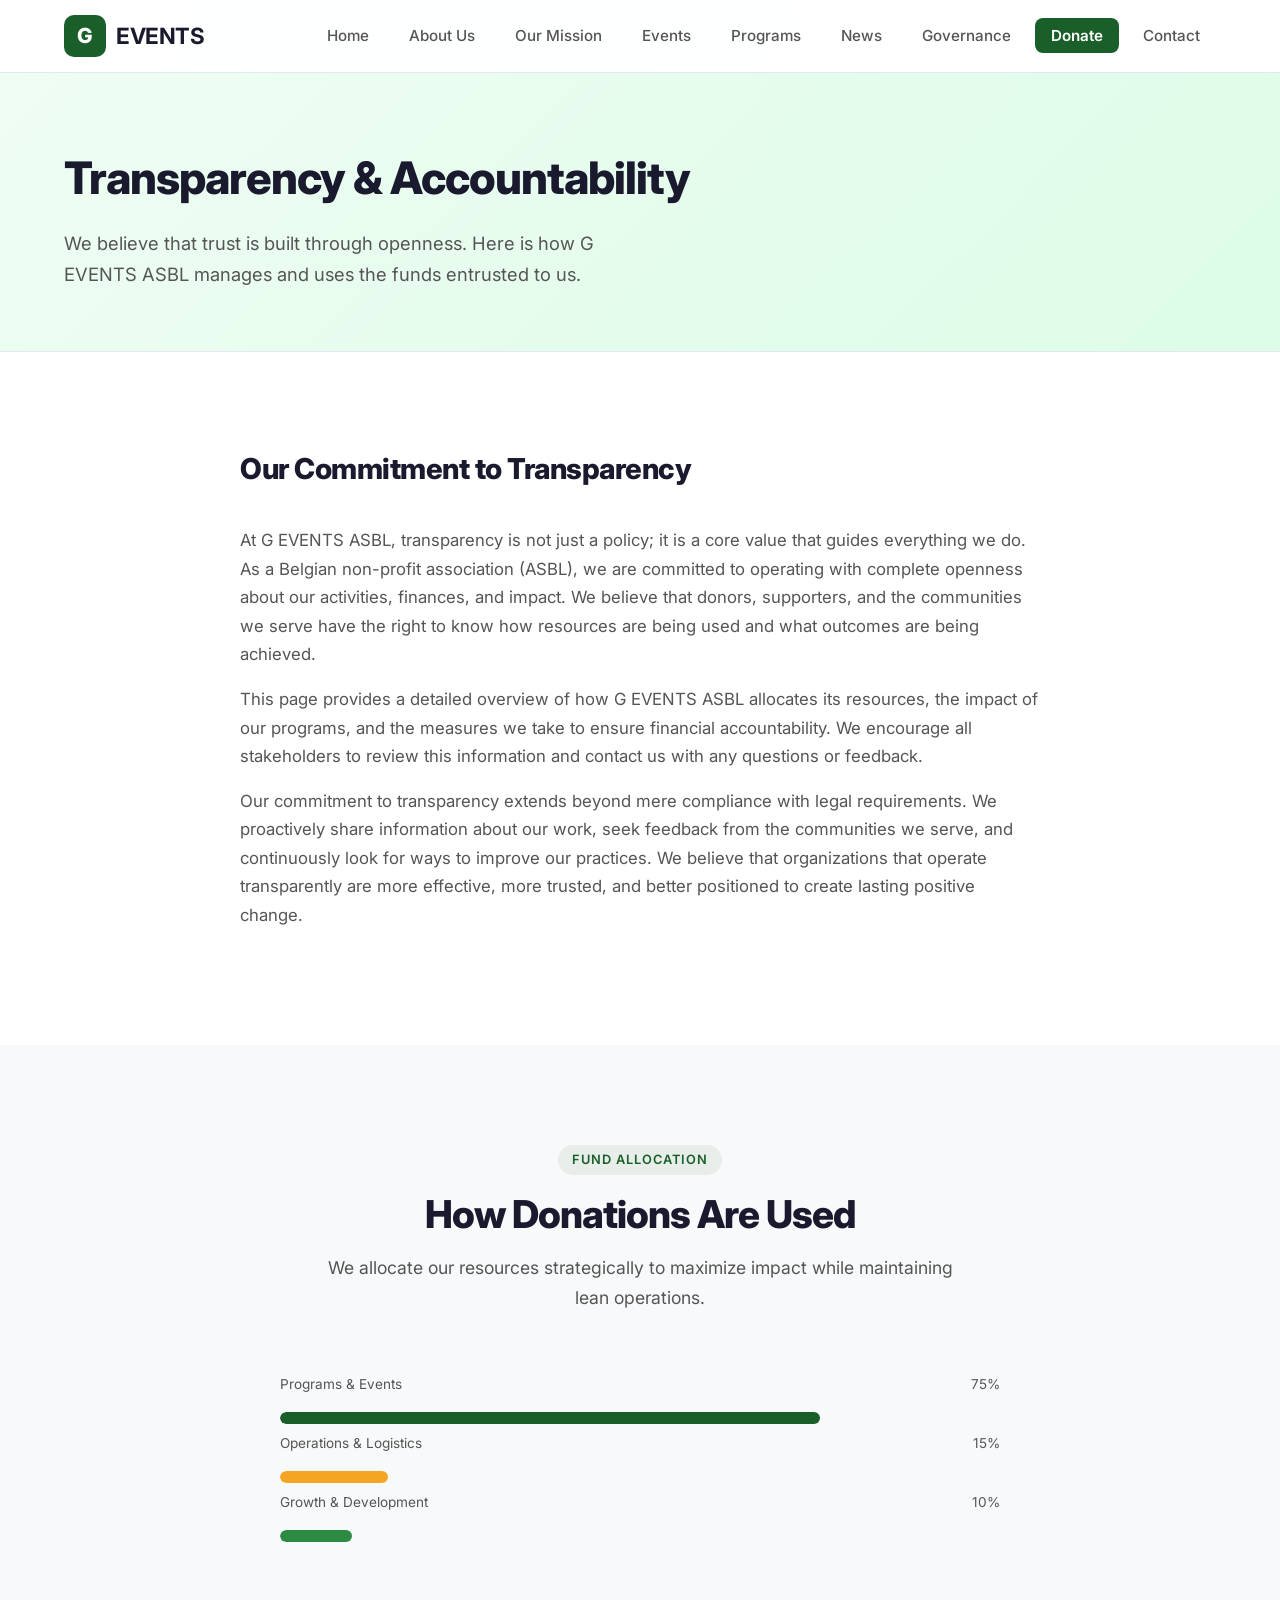
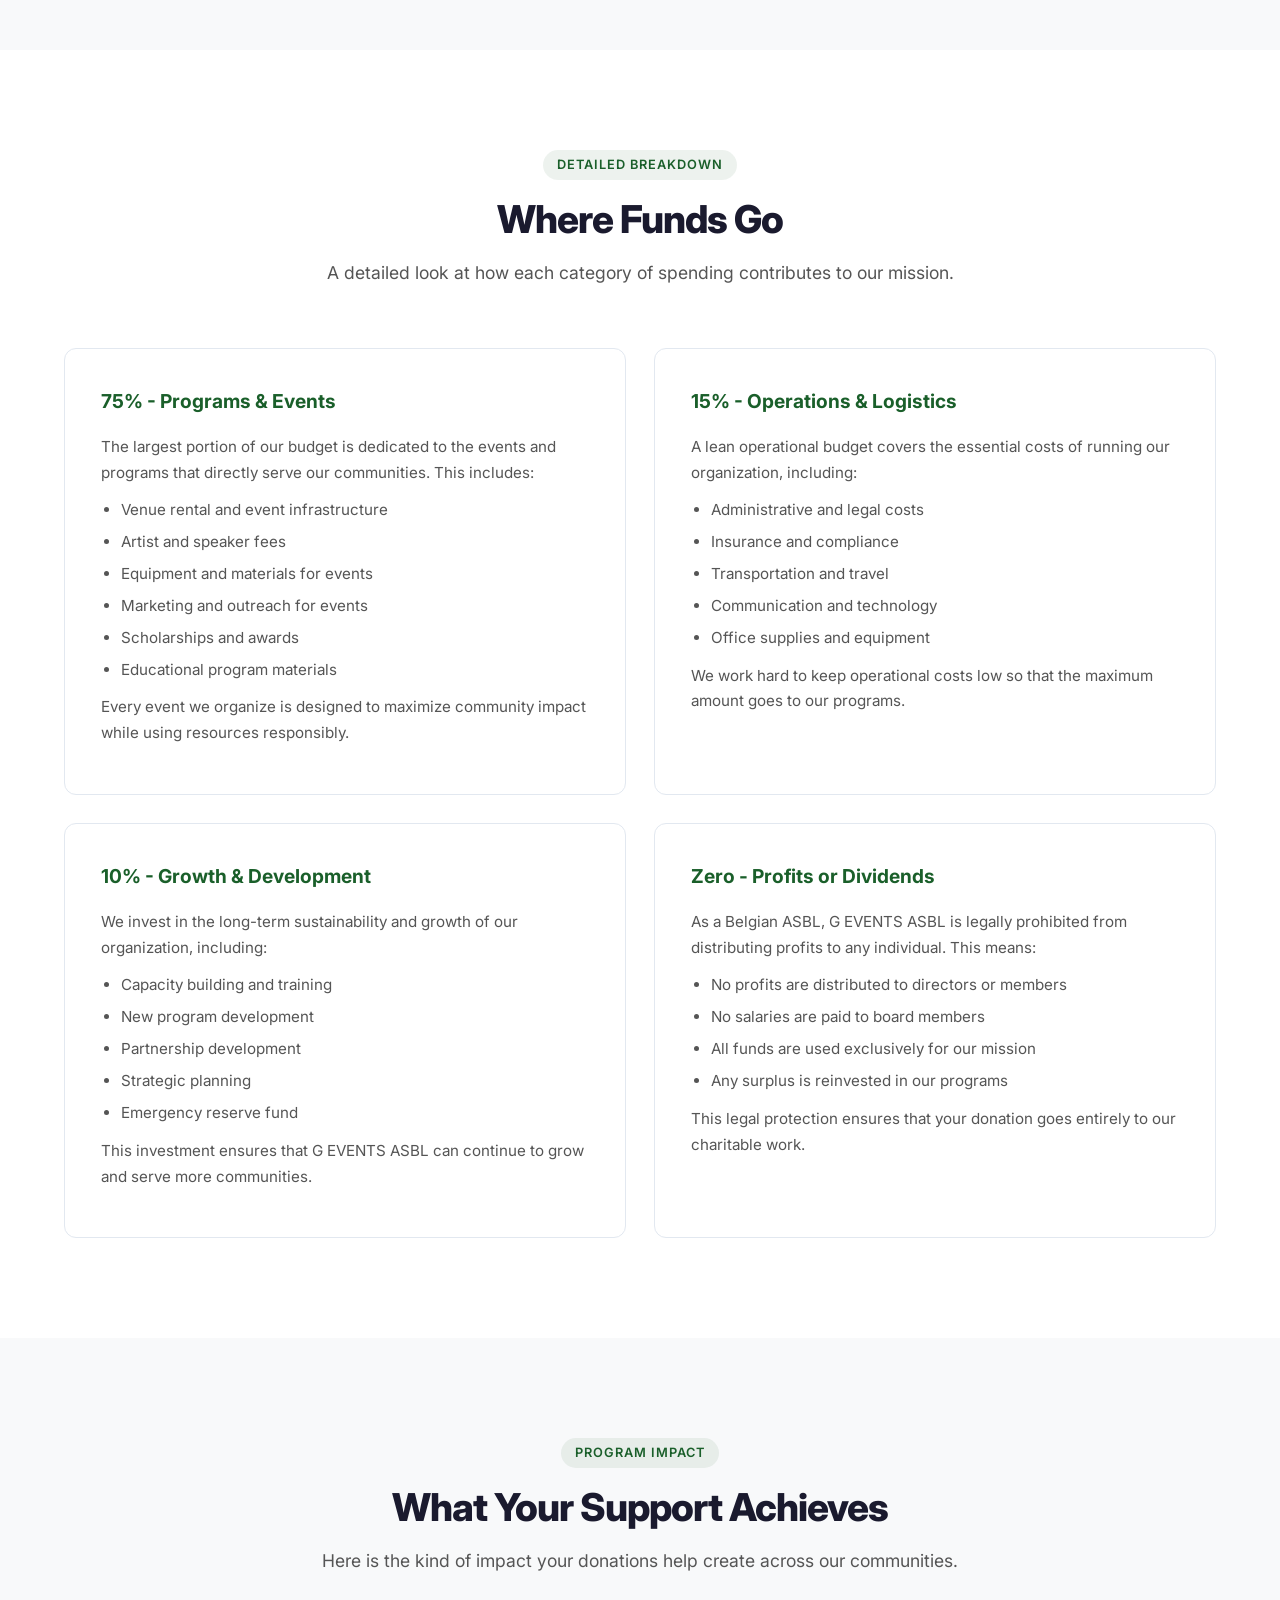
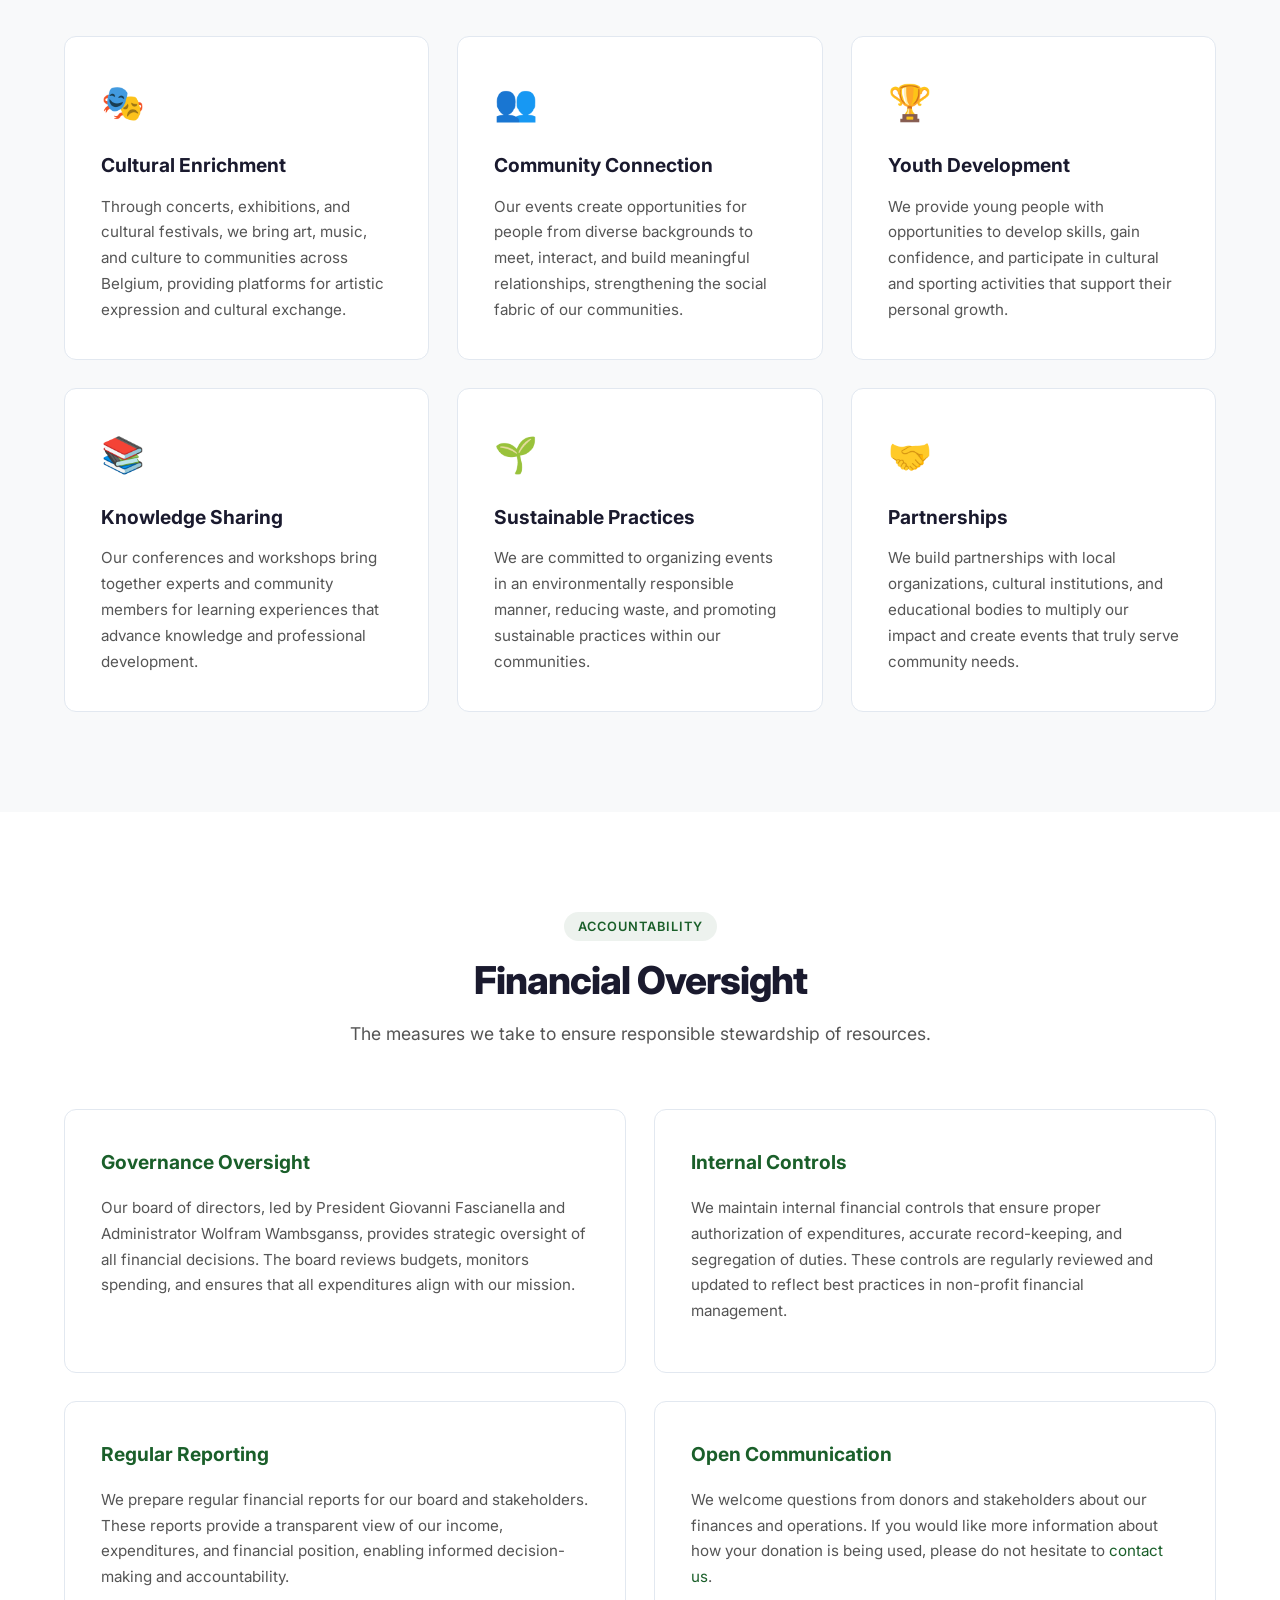
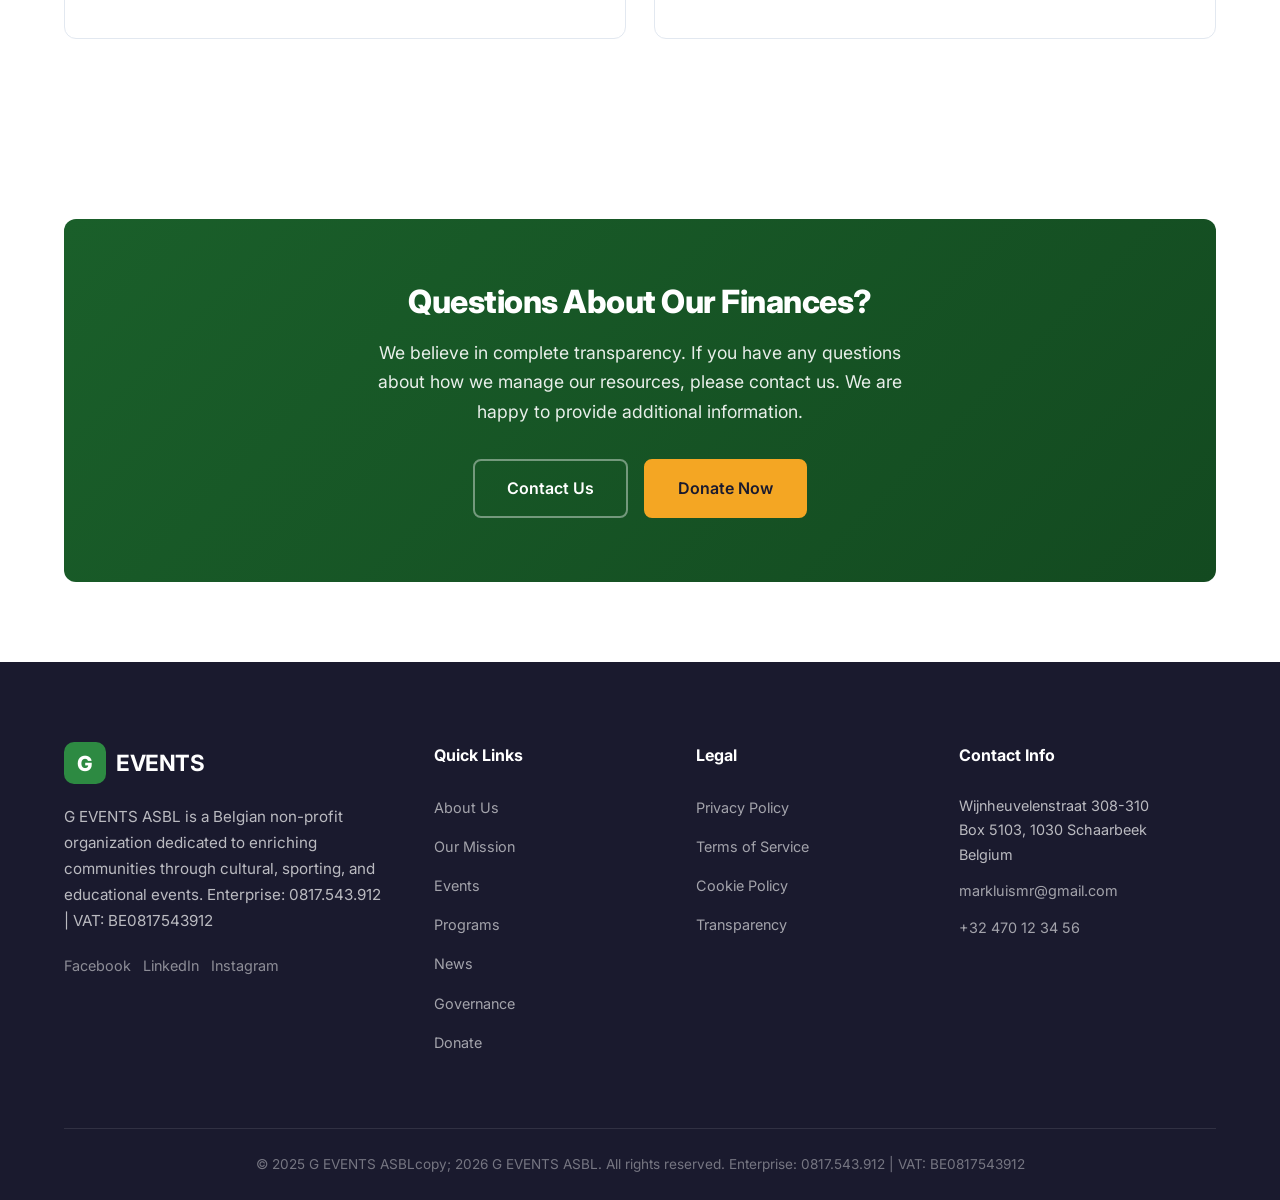
<file: transparency.html>
<!DOCTYPE html>
<html lang="en">
<head>
    <!-- Google tag (gtag.js) -->
    <script async src="https://www.googletagmanager.com/gtag/js?id=AW-18327905346"></script>
    <script>
      window.dataLayer = window.dataLayer || [];
      function gtag(){dataLayer.push(arguments);}
      gtag('js', new Date());
      gtag('config', 'AW-18327905346');
    </script>
    <meta charset="UTF-8">
    <meta name="viewport" content="width=device-width, initial-scale=1.0">
    <title>Transparency - G EVENTS ASBL</title>
    <meta name="description" content="Learn how G EVENTS ASBL uses donations and funds. Our commitment to transparency, financial accountability, and responsible stewardship of resources.">
    <link rel="preconnect" href="https://fonts.googleapis.com">
    <link rel="preconnect" href="https://fonts.gstatic.com" crossorigin>
    <link href="https://fonts.googleapis.com/css2?family=Inter:wght@300;400;500;600;700;800&display=swap" rel="stylesheet">
    <link rel="stylesheet" href="css/style.css">
    <link rel="icon" type="image/svg+xml" href="data:image/svg+xml,<svg xmlns='http://www.w3.org/2000/svg' viewBox='0 0 100 100'><text y='.9em' font-size='90'>🎯</text></svg>">
</head>
<body>
    <nav class="navbar">
        <div class="container nav-container">
            <a href="index.html" class="logo">
                <span class="logo-icon">G</span>
                <span class="logo-text">EVENTS</span>
            </a>
            <button class="nav-toggle" aria-label="Toggle navigation">
                <span></span><span></span><span></span>
            </button>
            <ul class="nav-links">
                <li><a href="index.html">Home</a></li>
                <li><a href="about.html">About Us</a></li>
                <li><a href="mission.html">Our Mission</a></li>
                <li><a href="events.html">Events</a></li>
                <li><a href="programs.html">Programs</a></li>
                <li><a href="news.html">News</a></li>
                <li><a href="governance.html">Governance</a></li>
                <li><a href="donate.html" class="nav-donate">Donate</a></li>
                <li><a href="contact.html">Contact</a></li>
            </ul>
        </div>
    </nav>

    <header class="page-header">
        <div class="container">
            <h1>Transparency &amp; Accountability</h1>
            <p>We believe that trust is built through openness. Here is how G EVENTS ASBL manages and uses the funds entrusted to us.</p>
        </div>
    </header>

    <section class="section">
        <div class="container">
            <div class="content-text" style="max-width: 800px; margin: 0 auto;">
                <h2>Our Commitment to Transparency</h2>
                <p>At G EVENTS ASBL, transparency is not just a policy; it is a core value that guides everything we do. As a Belgian non-profit association (ASBL), we are committed to operating with complete openness about our activities, finances, and impact. We believe that donors, supporters, and the communities we serve have the right to know how resources are being used and what outcomes are being achieved.</p>
                <p>This page provides a detailed overview of how G EVENTS ASBL allocates its resources, the impact of our programs, and the measures we take to ensure financial accountability. We encourage all stakeholders to review this information and contact us with any questions or feedback.</p>
                <p>Our commitment to transparency extends beyond mere compliance with legal requirements. We proactively share information about our work, seek feedback from the communities we serve, and continuously look for ways to improve our practices. We believe that organizations that operate transparently are more effective, more trusted, and better positioned to create lasting positive change.</p>
            </div>
        </div>
    </section>

    <section class="section section-alt">
        <div class="container">
            <div class="section-header">
                <span class="section-tag">Fund Allocation</span>
                <h2>How Donations Are Used</h2>
                <p>We allocate our resources strategically to maximize impact while maintaining lean operations.</p>
            </div>
            <div style="max-width: 720px; margin: 0 auto;">
                <div class="progress-label">
                    <span>Programs &amp; Events</span>
                    <span>75%</span>
                </div>
                <div class="progress-bar-container">
                    <div class="progress-bar" style="width: 75%;"></div>
                </div>

                <div class="progress-label">
                    <span>Operations &amp; Logistics</span>
                    <span>15%</span>
                </div>
                <div class="progress-bar-container">
                    <div class="progress-bar" style="width: 15%; background: var(--accent);"></div>
                </div>

                <div class="progress-label">
                    <span>Growth &amp; Development</span>
                    <span>10%</span>
                </div>
                <div class="progress-bar-container">
                    <div class="progress-bar" style="width: 10%; background: var(--primary-light);"></div>
                </div>
            </div>
        </div>
    </section>

    <section class="section">
        <div class="container">
            <div class="section-header">
                <span class="section-tag">Detailed Breakdown</span>
                <h2>Where Funds Go</h2>
                <p>A detailed look at how each category of spending contributes to our mission.</p>
            </div>
            <div class="transparency-grid">
                <div class="transparency-card">
                    <h3>75% - Programs &amp; Events</h3>
                    <p>The largest portion of our budget is dedicated to the events and programs that directly serve our communities. This includes:</p>
                    <ul>
                        <li>Venue rental and event infrastructure</li>
                        <li>Artist and speaker fees</li>
                        <li>Equipment and materials for events</li>
                        <li>Marketing and outreach for events</li>
                        <li>Scholarships and awards</li>
                        <li>Educational program materials</li>
                    </ul>
                    <p>Every event we organize is designed to maximize community impact while using resources responsibly.</p>
                </div>
                <div class="transparency-card">
                    <h3>15% - Operations &amp; Logistics</h3>
                    <p>A lean operational budget covers the essential costs of running our organization, including:</p>
                    <ul>
                        <li>Administrative and legal costs</li>
                        <li>Insurance and compliance</li>
                        <li>Transportation and travel</li>
                        <li>Communication and technology</li>
                        <li>Office supplies and equipment</li>
                    </ul>
                    <p>We work hard to keep operational costs low so that the maximum amount goes to our programs.</p>
                </div>
                <div class="transparency-card">
                    <h3>10% - Growth &amp; Development</h3>
                    <p>We invest in the long-term sustainability and growth of our organization, including:</p>
                    <ul>
                        <li>Capacity building and training</li>
                        <li>New program development</li>
                        <li>Partnership development</li>
                        <li>Strategic planning</li>
                        <li>Emergency reserve fund</li>
                    </ul>
                    <p>This investment ensures that G EVENTS ASBL can continue to grow and serve more communities.</p>
                </div>
                <div class="transparency-card">
                    <h3>Zero - Profits or Dividends</h3>
                    <p>As a Belgian ASBL, G EVENTS ASBL is legally prohibited from distributing profits to any individual. This means:</p>
                    <ul>
                        <li>No profits are distributed to directors or members</li>
                        <li>No salaries are paid to board members</li>
                        <li>All funds are used exclusively for our mission</li>
                        <li>Any surplus is reinvested in our programs</li>
                    </ul>
                    <p>This legal protection ensures that your donation goes entirely to our charitable work.</p>
                </div>
            </div>
        </div>
    </section>

    <section class="section section-alt">
        <div class="container">
            <div class="section-header">
                <span class="section-tag">Program Impact</span>
                <h2>What Your Support Achieves</h2>
                <p>Here is the kind of impact your donations help create across our communities.</p>
            </div>
            <div class="features-grid">
                <div class="feature-card">
                    <div class="feature-icon">&#127917;</div>
                    <h3>Cultural Enrichment</h3>
                    <p>Through concerts, exhibitions, and cultural festivals, we bring art, music, and culture to communities across Belgium, providing platforms for artistic expression and cultural exchange.</p>
                </div>
                <div class="feature-card">
                    <div class="feature-icon">&#128101;</div>
                    <h3>Community Connection</h3>
                    <p>Our events create opportunities for people from diverse backgrounds to meet, interact, and build meaningful relationships, strengthening the social fabric of our communities.</p>
                </div>
                <div class="feature-card">
                    <div class="feature-icon">&#127942;</div>
                    <h3>Youth Development</h3>
                    <p>We provide young people with opportunities to develop skills, gain confidence, and participate in cultural and sporting activities that support their personal growth.</p>
                </div>
                <div class="feature-card">
                    <div class="feature-icon">&#128218;</div>
                    <h3>Knowledge Sharing</h3>
                    <p>Our conferences and workshops bring together experts and community members for learning experiences that advance knowledge and professional development.</p>
                </div>
                <div class="feature-card">
                    <div class="feature-icon">&#127793;</div>
                    <h3>Sustainable Practices</h3>
                    <p>We are committed to organizing events in an environmentally responsible manner, reducing waste, and promoting sustainable practices within our communities.</p>
                </div>
                <div class="feature-card">
                    <div class="feature-icon">&#129309;</div>
                    <h3>Partnerships</h3>
                    <p>We build partnerships with local organizations, cultural institutions, and educational bodies to multiply our impact and create events that truly serve community needs.</p>
                </div>
            </div>
        </div>
    </section>

    <section class="section">
        <div class="container">
            <div class="section-header">
                <span class="section-tag">Accountability</span>
                <h2>Financial Oversight</h2>
                <p>The measures we take to ensure responsible stewardship of resources.</p>
            </div>
            <div class="transparency-grid">
                <div class="transparency-card">
                    <h3>Governance Oversight</h3>
                    <p>Our board of directors, led by President Giovanni Fascianella and Administrator Wolfram Wambsganss, provides strategic oversight of all financial decisions. The board reviews budgets, monitors spending, and ensures that all expenditures align with our mission.</p>
                </div>
                <div class="transparency-card">
                    <h3>Internal Controls</h3>
                    <p>We maintain internal financial controls that ensure proper authorization of expenditures, accurate record-keeping, and segregation of duties. These controls are regularly reviewed and updated to reflect best practices in non-profit financial management.</p>
                </div>
                <div class="transparency-card">
                    <h3>Regular Reporting</h3>
                    <p>We prepare regular financial reports for our board and stakeholders. These reports provide a transparent view of our income, expenditures, and financial position, enabling informed decision-making and accountability.</p>
                </div>
                <div class="transparency-card">
                    <h3>Open Communication</h3>
                    <p>We welcome questions from donors and stakeholders about our finances and operations. If you would like more information about how your donation is being used, please do not hesitate to <a href="contact.html">contact us</a>.</p>
                </div>
            </div>
        </div>
    </section>

    <section class="section cta-section">
        <div class="container">
            <div class="cta-box">
                <h2>Questions About Our Finances?</h2>
                <p>We believe in complete transparency. If you have any questions about how we manage our resources, please contact us. We are happy to provide additional information.</p>
                <div class="cta-buttons">
                    <a href="contact.html" class="btn btn-outline-light">Contact Us</a>
                    <a href="donate.html" class="btn btn-accent">Donate Now</a>
                </div>
            </div>
        </div>
    </section>

    <footer class="footer">
        <div class="container">
            <div class="footer-grid">
                <div class="footer-col">
                    <a href="index.html" class="logo footer-logo">
                        <span class="logo-icon">G</span>
                        <span class="logo-text">EVENTS</span>
                    </a>
                    <p class="footer-desc">G EVENTS ASBL is a Belgian non-profit organization dedicated to enriching communities through cultural, sporting, and educational events. Enterprise: 0817.543.912 | VAT: BE0817543912</p>
                    <div class="footer-social">
                        <a href="https://www.facebook.com/geventsasbl" aria-label="Facebook" class="social-link" target="_blank" rel="noopener">Facebook</a>
                        <a href="https://www.linkedin.com/company/g-events-asbl" aria-label="LinkedIn" class="social-link" target="_blank" rel="noopener">LinkedIn</a>
                        <a href="https://www.instagram.com/g-events-asbl" aria-label="Instagram" class="social-link" target="_blank" rel="noopener">Instagram</a>
                    </div>
                </div>
                <div class="footer-col">
                    <h4>Quick Links</h4>
                    <ul>
                        <li><a href="about.html">About Us</a></li>
                        <li><a href="mission.html">Our Mission</a></li>
                        <li><a href="events.html">Events</a></li>
                <li><a href="programs.html">Programs</a></li>
                <li><a href="news.html">News</a></li>
                        <li><a href="governance.html">Governance</a></li>
                        <li><a href="donate.html">Donate</a></li>
                    </ul>
                </div>
                <div class="footer-col">
                    <h4>Legal</h4>
                    <ul>
                        <li><a href="privacy.html">Privacy Policy</a></li>
                        <li><a href="terms.html">Terms of Service</a></li>
                        <li><a href="cookie-policy.html">Cookie Policy</a></li>
                        <li><a href="transparency.html">Transparency</a></li>
                    </ul>
                </div>
                <div class="footer-col">
                    <h4>Contact Info</h4>
                    <ul class="contact-info">
                        <li>Wijnheuvelenstraat 308-310<br>Box 5103, 1030 Schaarbeek<br>Belgium</li>
                        <li><a href="mailto:markluismr@gmail.com">markluismr@gmail.com</a></li>
                        <li><a href="tel:+32470123456">+32 470 12 34 56</a></li>
                    </ul>
                </div>
            </div>
            <div class="footer-bottom">
                <p>&copy; 2025 G EVENTS ASBLcopy; 2026 G EVENTS ASBL. All rights reserved. Enterprise: 0817.543.912 | VAT: BE0817543912</p>
            </div>
        </div>
    </footer>

    <script src="js/main.js"></script>
</body>
</html>
</file>
<file: css/style.css>
*, *::before, *::after {
    margin: 0;
    padding: 0;
    box-sizing: border-box;
}

:root {
    --primary: #1a5f2a;
    --primary-dark: #134a20;
    --primary-light: #2d8a42;
    --accent: #f4a623;
    --text: #1a1a2e;
    --text-light: #555;
    --bg: #ffffff;
    --bg-alt: #f8f9fa;
    --border: #e2e8f0;
    --shadow: 0 4px 24px rgba(0,0,0,0.08);
    --shadow-lg: 0 12px 48px rgba(0,0,0,0.12);
    --radius: 12px;
    --radius-sm: 8px;
    --transition: 0.3s ease;
    --max-width: 1200px;
}

html { scroll-behavior: smooth; }

body {
    font-family: 'Inter', -apple-system, BlinkMacSystemFont, 'Segoe UI', sans-serif;
    color: var(--text);
    background: var(--bg);
    line-height: 1.7;
    font-size: 16px;
    -webkit-font-smoothing: antialiased;
}

a { color: var(--primary); text-decoration: none; transition: color var(--transition); }
a:hover { color: var(--primary-dark); }
img { max-width: 100%; display: block; }

.container {
    max-width: var(--max-width);
    margin: 0 auto;
    padding: 0 24px;
}

/* NAVBAR */
.navbar {
    position: fixed;
    top: 0; left: 0; right: 0;
    z-index: 1000;
    background: rgba(255,255,255,0.95);
    backdrop-filter: blur(20px);
    border-bottom: 1px solid var(--border);
    transition: all var(--transition);
}

.navbar.scrolled { box-shadow: var(--shadow); }

.nav-container {
    display: flex;
    align-items: center;
    justify-content: space-between;
    height: 72px;
}

.logo {
    display: flex;
    align-items: center;
    gap: 10px;
    font-weight: 700;
    font-size: 1.4rem;
    color: var(--text);
}

.logo-icon {
    width: 42px; height: 42px;
    background: var(--primary);
    color: white;
    border-radius: 10px;
    display: flex;
    align-items: center;
    justify-content: center;
    font-size: 1.3rem;
    font-weight: 800;
}

.logo-text { letter-spacing: -0.5px; }

.nav-links {
    display: flex;
    list-style: none;
    gap: 8px;
}

.nav-links a {
    padding: 8px 16px;
    border-radius: var(--radius-sm);
    font-weight: 500;
    font-size: 0.95rem;
    color: var(--text-light);
    transition: all var(--transition);
}

.nav-links a:hover,
.nav-links a.active {
    color: var(--primary);
    background: rgba(26, 95, 42, 0.08);
}

.nav-donate {
    background: var(--primary) !important;
    color: white !important;
    font-weight: 600 !important;
}

.nav-donate:hover {
    background: var(--primary-dark) !important;
    transform: translateY(-1px);
}

.nav-toggle {
    display: none;
    flex-direction: column;
    gap: 5px;
    background: none;
    border: none;
    cursor: pointer;
    padding: 8px;
}

.nav-toggle span {
    width: 24px; height: 2px;
    background: var(--text);
    border-radius: 2px;
    transition: all var(--transition);
}

/* HERO */
.hero {
    position: relative;
    padding: 140px 0 60px;
    overflow: hidden;
    background: linear-gradient(135deg, #f0fdf4 0%, #dcfce7 30%, #d1fae5 60%, #ecfdf5 100%);
}

.hero-bg {
    position: absolute;
    top: -50%; right: -20%;
    width: 600px; height: 600px;
    background: radial-gradient(circle, rgba(26,95,42,0.08) 0%, transparent 70%);
    border-radius: 50%;
}

.hero-content { position: relative; max-width: 720px; }

.hero-badge {
    display: inline-block;
    background: rgba(26, 95, 42, 0.1);
    color: var(--primary);
    padding: 6px 16px;
    border-radius: 100px;
    font-size: 0.85rem;
    font-weight: 600;
    margin-bottom: 20px;
    letter-spacing: 0.5px;
}

.hero h1 {
    font-size: 3.2rem;
    font-weight: 800;
    line-height: 1.15;
    letter-spacing: -1.5px;
    margin-bottom: 20px;
}

.hero .highlight { color: var(--primary); }

.hero-subtitle {
    font-size: 1.2rem;
    color: var(--text-light);
    margin-bottom: 36px;
    line-height: 1.8;
    max-width: 600px;
}

.hero-buttons {
    display: flex;
    gap: 16px;
    flex-wrap: wrap;
}

/* BUTTONS */
.btn {
    display: inline-flex;
    align-items: center;
    padding: 14px 32px;
    border-radius: var(--radius-sm);
    font-weight: 600;
    font-size: 1rem;
    cursor: pointer;
    border: 2px solid transparent;
    transition: all var(--transition);
    text-decoration: none;
}

.btn-primary {
    background: var(--primary);
    color: white;
    border-color: var(--primary);
}

.btn-primary:hover {
    background: var(--primary-dark);
    border-color: var(--primary-dark);
    color: white;
    transform: translateY(-2px);
    box-shadow: 0 8px 24px rgba(26, 95, 42, 0.3);
}

.btn-outline {
    background: transparent;
    color: var(--primary);
    border-color: var(--primary);
}

.btn-outline:hover {
    background: var(--primary);
    color: white;
    transform: translateY(-2px);
}

.btn-outline-light {
    background: transparent;
    color: white;
    border-color: rgba(255,255,255,0.4);
}

.btn-outline-light:hover {
    background: rgba(255,255,255,0.15);
    color: white;
    border-color: white;
}

.btn-full { width: 100%; justify-content: center; }

.btn-accent {
    background: var(--accent);
    color: var(--text);
    border-color: var(--accent);
}

.btn-accent:hover {
    background: #e09520;
    border-color: #e09520;
    transform: translateY(-2px);
    box-shadow: 0 8px 24px rgba(244, 166, 35, 0.3);
}

/* STATS */
.stats {
    padding: 60px 0;
    background: var(--bg);
    border-bottom: 1px solid var(--border);
}

.stats-grid {
    display: grid;
    grid-template-columns: repeat(4, 1fr);
    gap: 32px;
    text-align: center;
}

.stat-number {
    display: block;
    font-size: 2.5rem;
    font-weight: 800;
    color: var(--primary);
    letter-spacing: -1px;
}

.stat-label {
    font-size: 0.95rem;
    color: var(--text-light);
    font-weight: 500;
}

/* SECTIONS */
.section { padding: 100px 0; }
.section-alt { background: var(--bg-alt); }

.section-header {
    text-align: center;
    max-width: 640px;
    margin: 0 auto 60px;
}

.section-tag {
    display: inline-block;
    background: rgba(26, 95, 42, 0.08);
    color: var(--primary);
    padding: 4px 14px;
    border-radius: 100px;
    font-size: 0.8rem;
    font-weight: 600;
    text-transform: uppercase;
    letter-spacing: 1px;
    margin-bottom: 16px;
}

.section-header h2 {
    font-size: 2.4rem;
    font-weight: 800;
    letter-spacing: -1px;
    margin-bottom: 16px;
    line-height: 1.2;
}

.section-header p {
    color: var(--text-light);
    font-size: 1.1rem;
}

h2 {
    font-size: 2rem;
    font-weight: 800;
    letter-spacing: -0.5px;
    margin-bottom: 40px;
    line-height: 1.2;
}

.text-center { text-align: center; }

/* FEATURES */
.features-grid {
    display: grid;
    grid-template-columns: repeat(3, 1fr);
    gap: 28px;
}

.feature-card {
    background: var(--bg);
    padding: 36px;
    border-radius: var(--radius);
    border: 1px solid var(--border);
    transition: all var(--transition);
}

.feature-card:hover {
    transform: translateY(-4px);
    box-shadow: var(--shadow);
    border-color: transparent;
}

.feature-icon { font-size: 2.2rem; margin-bottom: 16px; }

.feature-card h3 {
    font-size: 1.2rem;
    font-weight: 700;
    margin-bottom: 12px;
}

.feature-card p {
    color: var(--text-light);
    font-size: 0.95rem;
    line-height: 1.7;
}

/* CTA */
.cta-section { padding: 80px 0; }

.cta-box {
    background: linear-gradient(135deg, var(--primary) 0%, var(--primary-dark) 100%);
    border-radius: var(--radius);
    padding: 64px;
    text-align: center;
    color: white;
}

.cta-box h2 { color: white; margin-bottom: 16px; }

.cta-box p {
    font-size: 1.1rem;
    opacity: 0.9;
    margin-bottom: 32px;
    max-width: 560px;
    margin-left: auto;
    margin-right: auto;
}

.cta-buttons {
    display: flex;
    gap: 16px;
    justify-content: center;
    flex-wrap: wrap;
}

/* PAGE HEADER */
.page-header {
    padding: 140px 0 60px;
    background: linear-gradient(135deg, #f0fdf4 0%, #dcfce7 100%);
    border-bottom: 1px solid var(--border);
}

.page-header h1 {
    font-size: 2.8rem;
    font-weight: 800;
    letter-spacing: -1px;
    margin-bottom: 12px;
}

.page-header p {
    color: var(--text-light);
    font-size: 1.15rem;
    max-width: 600px;
}

/* CONTENT GRID */
.content-grid {
    display: grid;
    grid-template-columns: 1fr 380px;
    gap: 48px;
    align-items: start;
}

.content-text h2 { font-size: 1.8rem; }

.content-text h3 {
    font-size: 1.3rem;
    font-weight: 700;
    margin-top: 32px;
    margin-bottom: 12px;
}

.content-text p {
    color: var(--text-light);
    margin-bottom: 16px;
    font-size: 1.05rem;
}

.info-card {
    background: var(--bg);
    border: 1px solid var(--border);
    border-radius: var(--radius);
    padding: 32px;
    position: sticky;
    top: 96px;
}

.info-card h4 {
    font-size: 1.1rem;
    font-weight: 700;
    margin-bottom: 20px;
    padding-bottom: 12px;
    border-bottom: 2px solid var(--primary);
}

.info-list { list-style: none; }

.info-list li {
    padding: 10px 0;
    border-bottom: 1px solid var(--border);
    font-size: 0.95rem;
    color: var(--text-light);
}

.info-list li:last-child { border-bottom: none; }

.info-list li strong {
    color: var(--text);
    display: inline-block;
    min-width: 120px;
}

/* TIMELINE */
.timeline {
    max-width: 700px;
    margin: 0 auto;
    position: relative;
    padding-left: 40px;
}

.timeline::before {
    content: '';
    position: absolute;
    left: 15px; top: 0; bottom: 0;
    width: 2px;
    background: var(--primary);
    opacity: 0.2;
}

.timeline-item {
    position: relative;
    margin-bottom: 48px;
}

.timeline-marker {
    position: absolute;
    left: -40px; top: 4px;
    width: 32px; height: 32px;
    background: var(--primary);
    color: white;
    border-radius: 50%;
    display: flex;
    align-items: center;
    justify-content: center;
    font-size: 0.75rem;
    font-weight: 700;
    z-index: 1;
}

.timeline-content h3 {
    font-size: 1.2rem;
    font-weight: 700;
    margin-bottom: 8px;
}

.timeline-content p {
    color: var(--text-light);
    font-size: 0.95rem;
}

/* VALUES */
.values-grid {
    display: grid;
    grid-template-columns: repeat(3, 1fr);
    gap: 28px;
}

.value-card {
    padding: 32px;
    background: var(--bg);
    border-radius: var(--radius);
    border: 1px solid var(--border);
    transition: all var(--transition);
}

.value-card:hover { transform: translateY(-3px); box-shadow: var(--shadow); }

.value-number {
    font-size: 2rem;
    font-weight: 800;
    color: var(--primary);
    opacity: 0.3;
    margin-bottom: 12px;
}

.value-card h3 {
    font-size: 1.15rem;
    font-weight: 700;
    margin-bottom: 10px;
}

.value-card p {
    color: var(--text-light);
    font-size: 0.95rem;
}

/* GOALS */
.goals-grid {
    display: grid;
    grid-template-columns: repeat(3, 1fr);
    gap: 28px;
}

.goal-card {
    padding: 32px;
    background: var(--bg);
    border-radius: var(--radius);
    border-left: 4px solid var(--primary);
}

.goal-card h3 {
    font-size: 1.15rem;
    font-weight: 700;
    margin-bottom: 10px;
}

.goal-card p {
    color: var(--text-light);
    font-size: 0.95rem;
}

/* TEAM */
.team-grid {
    display: grid;
    grid-template-columns: repeat(2, 1fr);
    gap: 32px;
    max-width: 800px;
    margin: 0 auto;
}

.team-card {
    background: var(--bg);
    border: 1px solid var(--border);
    border-radius: var(--radius);
    padding: 40px;
    text-align: center;
    transition: all var(--transition);
}

.team-card:hover { transform: translateY(-3px); box-shadow: var(--shadow); }

.team-avatar {
    width: 80px; height: 80px;
    background: var(--primary);
    color: white;
    border-radius: 50%;
    display: flex;
    align-items: center;
    justify-content: center;
    font-size: 1.5rem;
    font-weight: 700;
    margin: 0 auto 20px;
}

.team-card h3 {
    font-size: 1.2rem;
    font-weight: 700;
    margin-bottom: 4px;
}

.team-role {
    color: var(--primary);
    font-weight: 600;
    font-size: 0.9rem;
    margin-bottom: 16px;
}

.team-bio {
    color: var(--text-light);
    font-size: 0.95rem;
    margin-bottom: 16px;
}

.team-since {
    font-size: 0.85rem;
    color: var(--text-light);
    font-style: italic;
}

/* DOCUMENTS */
.documents-grid {
    display: grid;
    grid-template-columns: repeat(4, 1fr);
    gap: 24px;
}

.document-card {
    background: var(--bg);
    border: 1px solid var(--border);
    border-radius: var(--radius);
    padding: 32px;
    text-align: center;
    transition: all var(--transition);
}

.document-card:hover { transform: translateY(-3px); box-shadow: var(--shadow); }

.document-icon { font-size: 2.5rem; margin-bottom: 16px; }

.document-card h3 {
    font-size: 1.05rem;
    font-weight: 700;
    margin-bottom: 8px;
}

.document-card p {
    color: var(--text-light);
    font-size: 0.85rem;
}

/* PRINCIPLES */
.principles-grid {
    display: grid;
    grid-template-columns: repeat(4, 1fr);
    gap: 24px;
}

.principle-card {
    background: var(--bg);
    border: 1px solid var(--border);
    border-radius: var(--radius);
    padding: 32px;
    text-align: center;
}

.principle-card h3 {
    font-size: 1.05rem;
    font-weight: 700;
    margin-bottom: 10px;
    color: var(--primary);
}

.principle-card p {
    color: var(--text-light);
    font-size: 0.9rem;
}

/* EVENTS */
.events-grid {
    display: grid;
    gap: 20px;
}

.event-card {
    display: flex;
    gap: 32px;
    background: var(--bg);
    border: 1px solid var(--border);
    border-radius: var(--radius);
    padding: 32px;
    transition: all var(--transition);
}

.event-card:hover { transform: translateY(-2px); box-shadow: var(--shadow); }

.event-past { opacity: 0.8; }

.event-date {
    flex-shrink: 0;
    width: 80px; height: 80px;
    background: var(--primary);
    color: white;
    border-radius: var(--radius-sm);
    display: flex;
    flex-direction: column;
    align-items: center;
    justify-content: center;
}

.event-month {
    font-size: 0.75rem;
    font-weight: 700;
    text-transform: uppercase;
    letter-spacing: 1px;
    opacity: 0.85;
}

.event-day {
    font-size: 1.8rem;
    font-weight: 800;
    line-height: 1;
}

.event-info { flex: 1; }

.event-category {
    display: inline-block;
    background: rgba(26, 95, 42, 0.08);
    color: var(--primary);
    padding: 3px 12px;
    border-radius: 100px;
    font-size: 0.75rem;
    font-weight: 600;
    text-transform: uppercase;
    letter-spacing: 0.5px;
    margin-bottom: 10px;
}

.event-info h3 {
    font-size: 1.2rem;
    font-weight: 700;
    margin-bottom: 8px;
}

.event-info p {
    color: var(--text-light);
    font-size: 0.95rem;
    margin-bottom: 12px;
}

.event-meta {
    display: flex;
    gap: 20px;
    font-size: 0.85rem;
    color: var(--text-light);
}

/* CONTACT */
.contact-grid {
    display: grid;
    grid-template-columns: 1fr 420px;
    gap: 48px;
    align-items: start;
}

.contact-form-wrapper h2 {
    font-size: 1.8rem;
    margin-bottom: 32px;
}

.form-row {
    display: grid;
    grid-template-columns: 1fr 1fr;
    gap: 20px;
}

.form-group { margin-bottom: 24px; }

.form-group label {
    display: block;
    font-weight: 600;
    font-size: 0.9rem;
    margin-bottom: 8px;
}

.form-group input,
.form-group select,
.form-group textarea {
    width: 100%;
    padding: 12px 16px;
    border: 1.5px solid var(--border);
    border-radius: var(--radius-sm);
    font-family: inherit;
    font-size: 1rem;
    transition: all var(--transition);
    background: var(--bg);
    color: var(--text);
}

.form-group input:focus,
.form-group select:focus,
.form-group textarea:focus {
    outline: none;
    border-color: var(--primary);
    box-shadow: 0 0 0 3px rgba(26, 95, 42, 0.1);
}

.form-group textarea {
    resize: vertical;
    min-height: 120px;
}

.checkbox-label {
    display: flex;
    align-items: flex-start;
    gap: 10px;
    font-size: 0.9rem;
    font-weight: 400 !important;
    cursor: pointer;
}

.checkbox-label input[type="checkbox"] {
    width: 18px; height: 18px;
    margin-top: 2px;
    flex-shrink: 0;
}

.contact-info-wrapper {
    display: flex;
    flex-direction: column;
    gap: 24px;
}

.contact-card {
    background: var(--bg);
    border: 1px solid var(--border);
    border-radius: var(--radius);
    padding: 28px;
}

.contact-card h3 {
    font-size: 1.1rem;
    font-weight: 700;
    margin-bottom: 20px;
    padding-bottom: 12px;
    border-bottom: 2px solid var(--primary);
}

.contact-details {
    display: flex;
    flex-direction: column;
    gap: 20px;
}

.contact-item {
    display: flex;
    gap: 16px;
}

.contact-icon {
    font-size: 1.5rem;
    flex-shrink: 0;
}

.contact-item strong {
    display: block;
    margin-bottom: 4px;
    font-size: 0.9rem;
}

.contact-item p {
    color: var(--text-light);
    font-size: 0.9rem;
    line-height: 1.6;
}

.social-links {
    display: flex;
    gap: 12px;
    flex-wrap: wrap;
}

.social-btn {
    padding: 8px 20px;
    border: 1px solid var(--border);
    border-radius: var(--radius-sm);
    font-size: 0.9rem;
    font-weight: 500;
    color: var(--text);
    transition: all var(--transition);
}

.social-btn:hover {
    background: var(--primary);
    color: white;
    border-color: var(--primary);
}

/* FAQ */
.faq-list {
    max-width: 720px;
    margin: 0 auto;
}

.faq-item {
    border: 1px solid var(--border);
    border-radius: var(--radius-sm);
    margin-bottom: 12px;
    overflow: hidden;
}

.faq-question {
    width: 100%;
    padding: 20px 24px;
    background: var(--bg);
    border: none;
    cursor: pointer;
    display: flex;
    justify-content: space-between;
    align-items: center;
    font-family: inherit;
    font-size: 1rem;
    font-weight: 600;
    color: var(--text);
    text-align: left;
    transition: background var(--transition);
}

.faq-question:hover { background: var(--bg-alt); }

.faq-toggle {
    font-size: 1.5rem;
    color: var(--primary);
    transition: transform var(--transition);
}

.faq-item.active .faq-toggle { transform: rotate(45deg); }

.faq-answer {
    max-height: 0;
    overflow: hidden;
    transition: max-height 0.3s ease, padding 0.3s ease;
}

.faq-item.active .faq-answer {
    max-height: 300px;
    padding: 0 24px 20px;
}

.faq-answer p {
    color: var(--text-light);
    font-size: 0.95rem;
}

/* LEGAL */
.legal-content {
    max-width: 800px;
    margin: 0 auto;
}

.legal-content h2 {
    font-size: 1.4rem;
    margin-top: 40px;
    margin-bottom: 16px;
}

.legal-content p {
    color: var(--text-light);
    margin-bottom: 16px;
}

.legal-content ul {
    color: var(--text-light);
    margin-bottom: 16px;
    padding-left: 24px;
}

.legal-content li {
    margin-bottom: 8px;
}

.legal-contact {
    background: var(--bg-alt);
    border: 1px solid var(--border);
    border-radius: var(--radius-sm);
    padding: 24px;
    margin-top: 16px;
}

.legal-contact p { margin-bottom: 0; }

/* DONATE PAGE */
.donate-hero {
    padding: 140px 0 60px;
    background: linear-gradient(135deg, #f0fdf4 0%, #dcfce7 50%, #fef3c7 100%);
    border-bottom: 1px solid var(--border);
    text-align: center;
}

.donate-hero h1 {
    font-size: 2.8rem;
    font-weight: 800;
    letter-spacing: -1px;
    margin-bottom: 12px;
}

.donate-hero p {
    color: var(--text-light);
    font-size: 1.15rem;
    max-width: 600px;
    margin: 0 auto;
}

.iban-card {
    background: var(--bg);
    border: 2px solid var(--primary);
    border-radius: var(--radius);
    padding: 48px;
    max-width: 640px;
    margin: 0 auto;
    text-align: center;
    box-shadow: var(--shadow-lg);
}

.iban-card h3 {
    font-size: 1.3rem;
    font-weight: 700;
    margin-bottom: 24px;
    color: var(--primary);
}

.iban-number {
    font-size: 1.8rem;
    font-weight: 800;
    letter-spacing: 2px;
    color: var(--text);
    margin-bottom: 8px;
    font-family: 'Courier New', monospace;
}

.iban-meta {
    display: flex;
    justify-content: center;
    gap: 32px;
    margin-bottom: 24px;
    flex-wrap: wrap;
}

.iban-meta-item {
    font-size: 0.95rem;
    color: var(--text-light);
}

.iban-meta-item strong {
    color: var(--text);
}

.copy-btn {
    display: inline-flex;
    align-items: center;
    gap: 8px;
    padding: 12px 28px;
    background: var(--primary);
    color: white;
    border: none;
    border-radius: var(--radius-sm);
    font-weight: 600;
    font-size: 1rem;
    cursor: pointer;
    transition: all var(--transition);
}

.copy-btn:hover {
    background: var(--primary-dark);
    transform: translateY(-2px);
    box-shadow: 0 4px 16px rgba(26, 95, 42, 0.3);
}

.copy-btn.copied {
    background: #059669;
}

.donate-methods {
    display: grid;
    grid-template-columns: repeat(2, 1fr);
    gap: 32px;
    max-width: 960px;
    margin: 0 auto;
}

.donate-method-card {
    background: var(--bg);
    border: 1px solid var(--border);
    border-radius: var(--radius);
    padding: 40px 32px;
    text-align: center;
    box-shadow: var(--shadow);
    transition: transform var(--transition);
}

.donate-method-card:hover {
    transform: translateY(-3px);
    box-shadow: var(--shadow-lg);
}

.donate-method-icon {
    font-size: 2.5rem;
    margin-bottom: 16px;
}

.donate-method-card h3 {
    font-size: 1.3rem;
    font-weight: 700;
    margin-bottom: 12px;
    color: var(--text);
}

.donate-method-card > p {
    color: var(--text-light);
    margin-bottom: 24px;
    font-size: 0.95rem;
}

.donate-method-card .iban-card {
    max-width: 100%;
    box-shadow: none;
    border: 2px solid var(--primary);
    padding: 32px 24px;
}

.donate-method-card .iban-card h4 {
    font-size: 1.1rem;
    font-weight: 700;
    margin-bottom: 16px;
    color: var(--primary);
}

.donate-method-card .iban-number {
    font-size: 1.4rem;
    letter-spacing: 1px;
}

.donate-email-btn {
    display: inline-flex;
    align-items: center;
    gap: 8px;
    padding: 14px 32px;
    font-size: 1rem;
}

.allocation-grid {
    display: grid;
    grid-template-columns: repeat(3, 1fr);
    gap: 28px;
}

.allocation-card {
    background: var(--bg);
    border: 1px solid var(--border);
    border-radius: var(--radius);
    padding: 32px;
    text-align: center;
    transition: all var(--transition);
}

.allocation-card:hover { transform: translateY(-3px); box-shadow: var(--shadow); }

.allocation-percent {
    font-size: 2.5rem;
    font-weight: 800;
    color: var(--primary);
    margin-bottom: 8px;
}

.allocation-card h3 {
    font-size: 1.15rem;
    font-weight: 700;
    margin-bottom: 10px;
}

.allocation-card p {
    color: var(--text-light);
    font-size: 0.95rem;
}

/* TRANSPARENCY PAGE */
.transparency-grid {
    display: grid;
    grid-template-columns: repeat(2, 1fr);
    gap: 28px;
}

.transparency-card {
    background: var(--bg);
    border: 1px solid var(--border);
    border-radius: var(--radius);
    padding: 36px;
    transition: all var(--transition);
}

.transparency-card:hover { transform: translateY(-3px); box-shadow: var(--shadow); }

.transparency-card h3 {
    font-size: 1.2rem;
    font-weight: 700;
    margin-bottom: 16px;
    color: var(--primary);
}

.transparency-card p {
    color: var(--text-light);
    font-size: 0.95rem;
    margin-bottom: 12px;
}

.transparency-card ul {
    color: var(--text-light);
    padding-left: 20px;
    margin-bottom: 12px;
}

.transparency-card li {
    margin-bottom: 6px;
    font-size: 0.95rem;
}

.progress-bar-container {
    background: var(--bg-alt);
    border-radius: 100px;
    height: 12px;
    margin-bottom: 8px;
    overflow: hidden;
}

.progress-bar {
    height: 100%;
    background: var(--primary);
    border-radius: 100px;
    transition: width 1s ease;
}

.progress-label {
    display: flex;
    justify-content: space-between;
    font-size: 0.85rem;
    color: var(--text-light);
    margin-bottom: 16px;
}

/* FOOTER */
.footer {
    background: var(--text);
    color: rgba(255,255,255,0.7);
    padding: 80px 0 0;
}

.footer-grid {
    display: grid;
    grid-template-columns: 1.5fr 1fr 1fr 1.2fr;
    gap: 48px;
}

.footer-logo { margin-bottom: 20px; }
.footer-logo .logo-icon { background: var(--primary-light); }
.footer-logo .logo-text { color: white; }

.footer-desc {
    font-size: 0.95rem;
    line-height: 1.7;
    margin-bottom: 20px;
}

.footer-social { display: flex; gap: 12px; }

.social-link {
    color: rgba(255,255,255,0.5);
    font-size: 0.9rem;
    transition: color var(--transition);
}

.social-link:hover { color: white; }

.footer-col h4 {
    color: white;
    font-size: 1rem;
    font-weight: 700;
    margin-bottom: 24px;
}

.footer-col ul { list-style: none; }
.footer-col ul li { margin-bottom: 12px; }

.footer-col ul a {
    color: rgba(255,255,255,0.6);
    font-size: 0.9rem;
    transition: color var(--transition);
}

.footer-col ul a:hover { color: white; }

.contact-info li {
    font-size: 0.9rem;
    line-height: 1.7;
}

.footer-bottom {
    margin-top: 60px;
    padding: 24px 0;
    border-top: 1px solid rgba(255,255,255,0.1);
    text-align: center;
}

.footer-bottom p {
    font-size: 0.85rem;
    color: rgba(255,255,255,0.4);
}

/* RESPONSIVE */
@media (max-width: 1024px) {
    .features-grid,
    .values-grid,
    .goals-grid,
    .documents-grid,
    .principles-grid,
    .allocation-grid,
    .transparency-grid { grid-template-columns: repeat(2, 1fr); }

    .stats-grid {
        grid-template-columns: repeat(2, 1fr);
        gap: 24px;
    }

    .content-grid { grid-template-columns: 1fr; }
    .contact-grid { grid-template-columns: 1fr; }
    .footer-grid { grid-template-columns: repeat(2, 1fr); }
}

@media (max-width: 768px) {
    .nav-links {
        position: fixed;
        top: 72px; left: 0; right: 0;
        background: var(--bg);
        flex-direction: column;
        padding: 24px;
        gap: 4px;
        border-bottom: 1px solid var(--border);
        box-shadow: var(--shadow);
        display: none;
    }

    .nav-links.active { display: flex; }
    .nav-toggle { display: flex; }

    .hero h1 { font-size: 2.2rem; }
    .hero { padding: 130px 0 70px; }

    .features-grid,
    .values-grid,
    .goals-grid,
    .documents-grid,
    .principles-grid,
    .team-grid,
    .allocation-grid,
    .transparency-grid { grid-template-columns: 1fr; }

    .stats-grid { grid-template-columns: repeat(2, 1fr); }
    .section { padding: 60px 0; }
    .section-header h2, h2 { font-size: 1.8rem; }
    .page-header h1 { font-size: 2rem; }

    .cta-box { padding: 40px 24px; }

    .event-card { flex-direction: column; gap: 16px; }
    .form-row { grid-template-columns: 1fr; }
    .footer-grid { grid-template-columns: 1fr; gap: 32px; }

    .hero-buttons { flex-direction: column; }
    .hero-buttons .btn { text-align: center; justify-content: center; }

    .iban-card { padding: 32px 20px; }
    .iban-number { font-size: 1.3rem; letter-spacing: 1px; }
    .iban-meta { flex-direction: column; gap: 8px; }
    .donate-methods { grid-template-columns: 1fr; }
}
</file>
